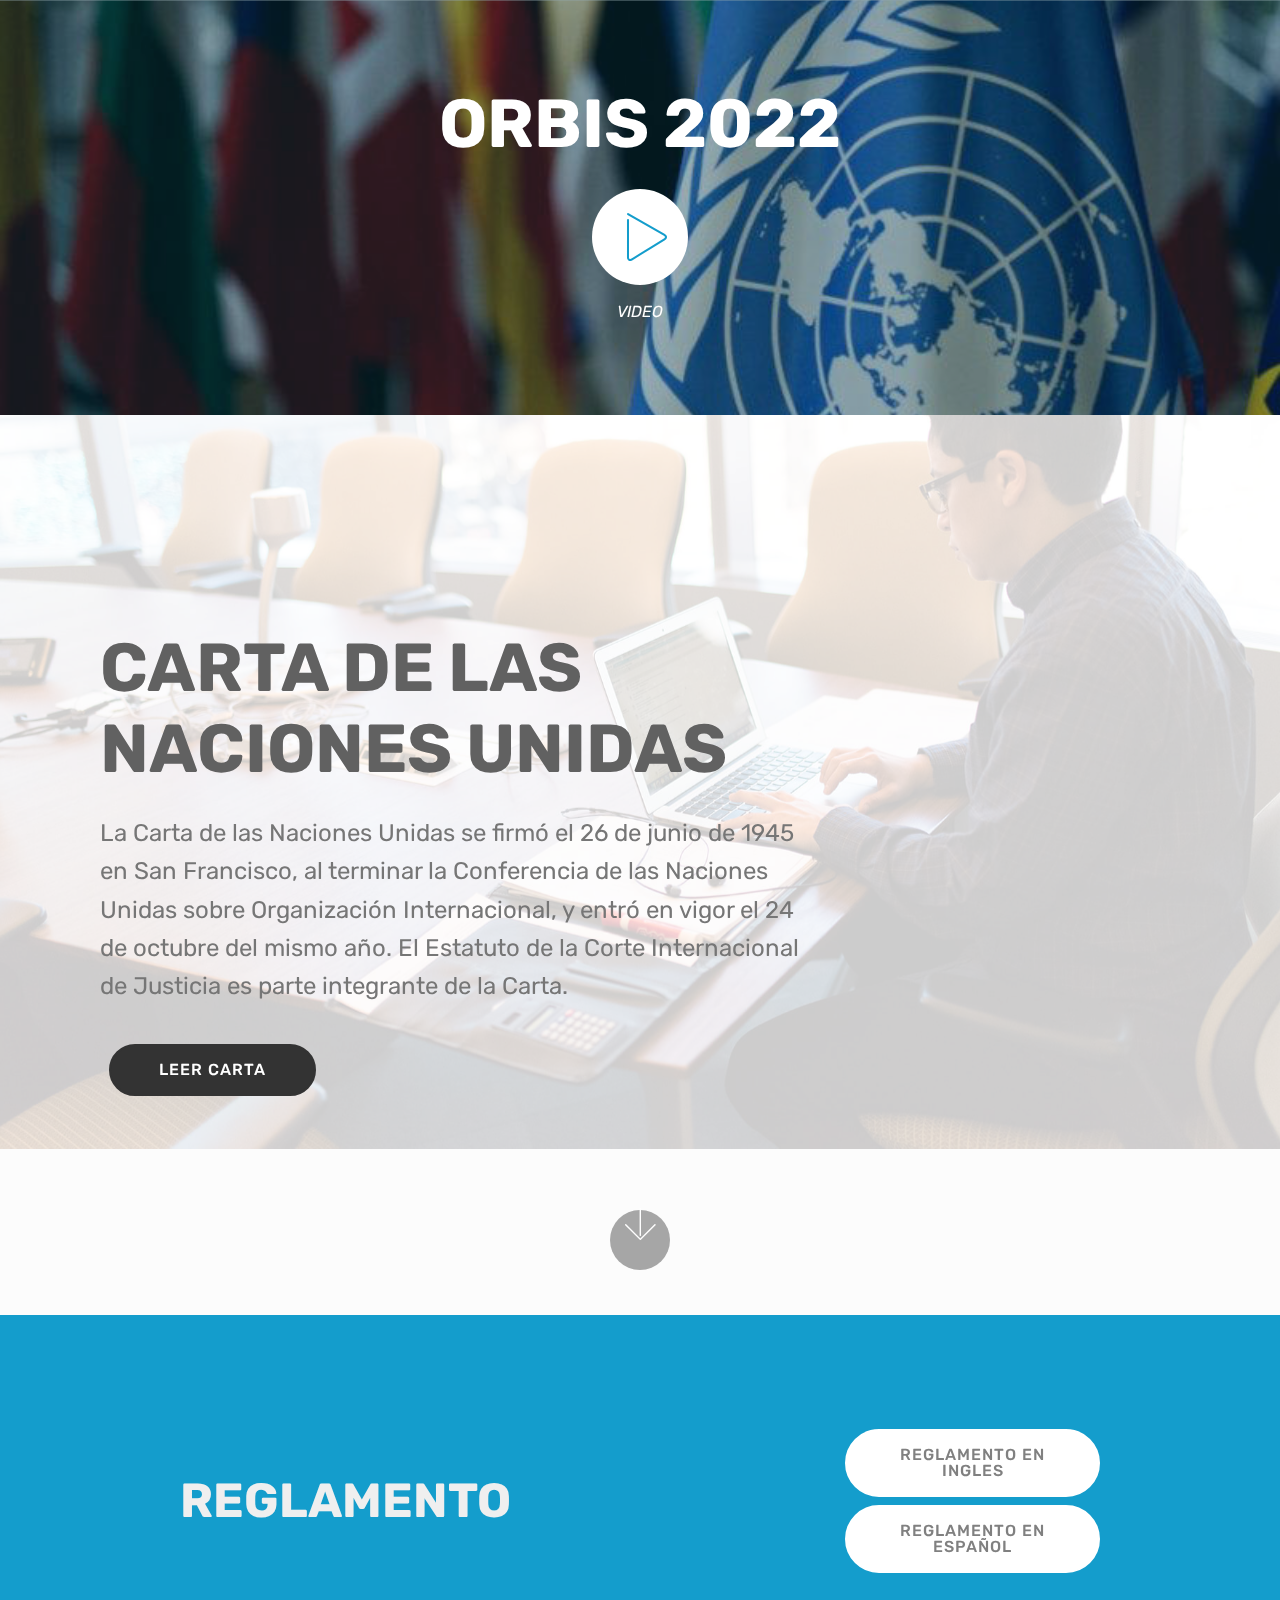
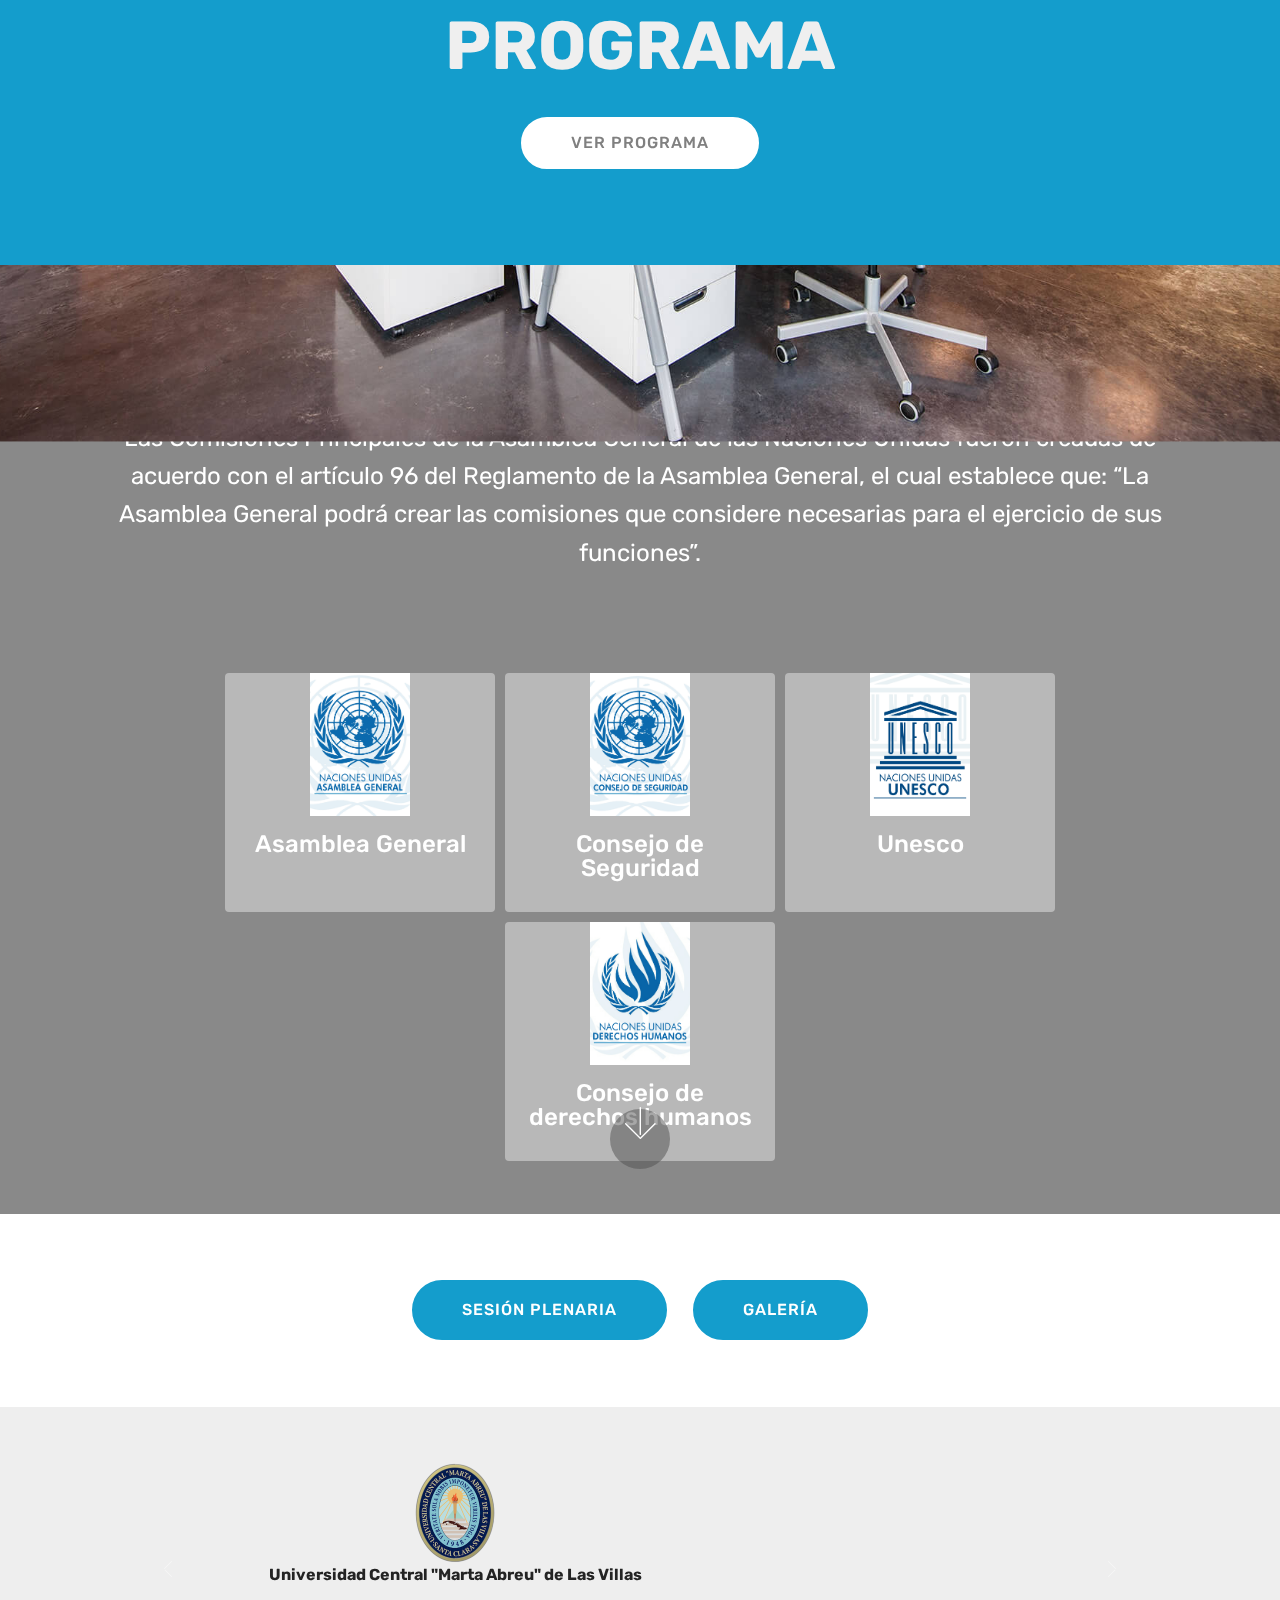
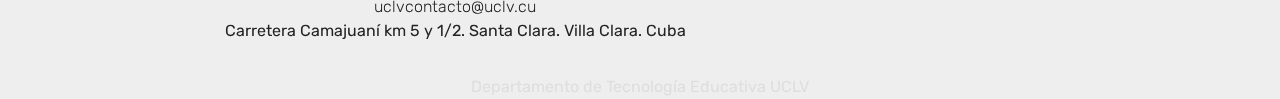
<file: app/src/main/assets/sitio/index.html>
<!DOCTYPE html>
<html  >
<head>
  <!-- Site made with Mobirise Website Builder v4.12.4, https://mobirise.com -->
  <meta charset="UTF-8">
  <meta http-equiv="X-UA-Compatible" content="IE=edge">
  <meta name="generator" content="Mobirise v4.12.4, mobirise.com">
  <meta name="viewport" content="width=device-width, initial-scale=1, minimum-scale=1">
  <link rel="shortcut icon" href="assets/images/logo4.png" type="image/x-icon">
  <meta name="description" content="">
  
  
  <title>Home</title>
  <link rel="stylesheet" href="assets/web/assets/mobirise-icons2/mobirise2.css">
  <link rel="stylesheet" href="assets/web/assets/mobirise-icons-bold/mobirise-icons-bold.css">
  <link rel="stylesheet" href="assets/web/assets/mobirise-icons/mobirise-icons.css">
  <link rel="stylesheet" href="assets/bootstrap/css/bootstrap.min.css">
  <link rel="stylesheet" href="assets/bootstrap/css/bootstrap-grid.min.css">
  <link rel="stylesheet" href="assets/bootstrap/css/bootstrap-reboot.min.css">
  <link rel="stylesheet" href="assets/tether/tether.min.css">
  <link rel="stylesheet" href="assets/theme/css/style.css">
  <link rel="preload" as="style" href="assets/mobirise/css/mbr-additional.css"><link rel="stylesheet" href="assets/mobirise/css/mbr-additional.css" type="text/css">

    <style>
    .cid-tgEQYkrhLS .card {
    background-color: rgba(255,255,255,0.4);
    margin: 5px;
    }
    </style>
  
</head>
<body>
  <section class="header8 cid-tgEOmM5mXS mbr-parallax-background" id="header8-8">

    

    <div class="mbr-overlay" style="opacity: 0.4; background-color: rgb(7, 59, 76);">
    </div>

    <div class="container align-center">
        <div class="row justify-content-md-center">
            <div class="mbr-white col-md-10">
                <h1 class="mbr-section-title align-center py-2 mbr-bold mbr-fonts-style display-1">ORBIS 2022</h1>

                <div class="mbr-media align-center py-2 pagevideo1">
                         <span class="mbr-iconfont mbri-play" style="color: rgb(20, 157, 204); fill: rgb(20, 157, 204);"></span>
                </div>
                <div class="icon-description align-center font-italic pb-3 mbr-fonts-style display-7 pagevideo1">
                        VIDEO</div>
                
            </div>
        </div>
    </div>
    <div>
        <div class="modalWindow" style="display: none;">
            <div class="modalWindow-container">
                <div class="modalWindow-video-container">
                    <div class="modalWindow-video">
                        <iframe width="100%" height="100%" frameborder="0" allowfullscreen="1" data-src="https://www.youtube.com/watch?v=36YgDDJ7XSc"></iframe>
                    </div>
                    <a class="close" role="button" data-dismiss="modal">
                        <span aria-hidden="true" class="mbri-close mbr-iconfont closeModal"></span>
                        <span class="sr-only">Close</span>
                    </a>
                </div>
            </div>
        </div>
    </div>
</section>

<section class="engine"><a href="#/">create your own web page for free</a></section><section class="header9 cid-tgEOlsGcek mbr-fullscreen mbr-parallax-background" id="header9-6">

    

    <div class="mbr-overlay" style="opacity: 0.8; background-color: rgb(255, 255, 255);">
    </div>

    <div class="container">
        <div class="media-container-column mbr-white col-lg-8 col-md-10">
            <h1 class="mbr-section-title align-left mbr-bold pb-3 mbr-fonts-style display-1">
                CARTA DE LAS NACIONES UNIDAS</h1>
            <p class="mbr-text align-left pb-3 mbr-fonts-style display-5">
                La Carta de las Naciones Unidas se firmó el 26 de junio de 1945 en San Francisco, al terminar la Conferencia de las Naciones Unidas sobre Organización Internacional, y entró en vigor el 24 de octubre del mismo año. El Estatuto de la Corte Internacional de Justicia es parte integrante de la Carta.
            </p>
            <div class="mbr-section-btn align-left"><a class="btn btn-md btn-black display-4 pagepdf1" href="#/">LEER CARTA</a></div>
        </div>
    </div>

    <div class="mbr-arrow hidden-sm-down" aria-hidden="true">
        <a href="#next">
            <i class="mbri-down mbr-iconfont"></i>
        </a>
    </div>
</section>

<section class="mbr-section info1 cid-tgERToFvm9" id="info1-e">

    

    
    <div class="container">
        <div class="row justify-content-center content-row">
            <div class="media-container-column title col-12 col-lg-7 col-md-6">
                
                <h2 class="align-left mbr-bold mbr-fonts-style display-2">
                    REGLAMENTO</h2>
            </div>
            <div class="media-container-column col-12 col-lg-3 col-md-4">
                <div class="mbr-section-btn align-right py-4"><a class="btn btn-white display-4 pagepdf3" href="#">REGLAMENTO EN INGLES</a> <a class="btn btn-white display-4 pagepdf2" href="#/">REGLAMENTO EN ESPAÑOL</a></div>
            </div>
        </div>
    </div>
</section>

<section class="header1 cid-tgMtRFlwFZ" id="header16-w">

    

    

    <div class="container">
        <div class="row justify-content-md-center">
            <div class="col-md-10 align-center">
                <h1 class="mbr-section-title mbr-bold pb-3 mbr-fonts-style display-1">
                    PROGRAMA</h1>
                
                
                <div class="mbr-section-btn"><a class="btn btn-md btn-white display-4 pagepdf4" href="#">VER PROGRAMA</a></div>
            </div>
        </div>
    </div>

</section>

<section class="header12 cid-tgEQYkrhLS mbr-fullscreen mbr-parallax-background" id="header12-b">

    

    <div class="mbr-overlay" style="opacity: 0.5; background-color: rgb(35, 35, 35);">
    </div>

    <div class="container  ">
            <div class="media-container">
                <div class="col-md-12 align-center">
                    <h1 class="mbr-section-title pb-3 mbr-white mbr-bold mbr-fonts-style display-1">
                        COMISIONES</h1>
                    <p class="mbr-text pb-3 mbr-white mbr-fonts-style display-5">
                        Las Comisiones Principales de la Asamblea General de las Naciones Unidas fueron creadas de acuerdo con el artículo 96 del Reglamento de la Asamblea General, el cual establece que: “La Asamblea General podrá crear las comisiones que considere necesarias para el ejercicio de sus funciones”.​
                    </p>

                    <div class="icons-media-container mbr-white">
                        <div class="card col-12 col-md-6 col-lg-3">
                            <div class="icon-block page1">
                            <a class="page1" href="#/">
                                <img src="asamblea-general.jpg" alt="Asamblea Generalo" width="100" >

                            </a>
                            </div>
                            <h5 class="mbr-fonts-style display-5 page1">Asamblea General</h5>
                        </div>

                        <div class="card col-12 col-md-6 col-lg-3">
                            <div class="icon-block page2">
                                <a class="page2" href="#/">
                                    <img src="consejo-seguridad.jpg" alt="Consejo de Seguridad" width="100" >
                                </a>
                            </div>
                            <h5 class="mbr-fonts-style display-5 page2">Consejo de Seguridad</h5>
                        </div>

                        <div class="card col-12 col-md-6 col-lg-3">
                            <div class="icon-block page3">
                                <a class="page3" href="#/">
                                    <img src="unesco.jpg" alt="Unesco" width="100" >
                                </a>
                            </div>
                            <h5 class="mbr-fonts-style display-5 page3">Unesco
                            </h5>
                        </div>

                        <div class="card col-12 col-md-6 col-lg-3">
                            <div class="icon-block page4">
                                <a class="page4" href="#/">
                                    <img src="derechos-humanos.jpg" alt="Consejo de derechos humanos" width="100" >
                                </a>
                            </div>
                            <h5 class="mbr-fonts-style display-5 page4">Consejo de derechos humanos</h5>
                        </div>
                    </div>
                </div>
            </div>
    </div>

    <div class="mbr-arrow hidden-sm-down" aria-hidden="true">
        <a href="#next">
            <i class="mbri-down mbr-iconfont"></i>
        </a>
    </div>
</section>



<section class="mbr-section content8 cid-tgERm5UF7G" id="content8-c">

    

    <div class="container">
        <div class="media-container-row title">
            <div class="col-12 col-md-8">
                <div class="mbr-section-btn align-center"><a class="btn btn-primary display-7 pagepdf9" href="#/">SESIÓN PLENARIA</a>
                    <a class="btn btn-primary display-7 page10" href="#/">GALERÍA</a></div>
            </div>
        </div>
    </div>
</section>

  <section class="carousel slide testimonials-slider cid-tgRzmqdXFN" data-interval="false" id="testimonials-slider1-z">





      <div class="container text-center">
          <h2 class="pb-5 mbr-fonts-style display-2">
          </h2>

          <div class="carousel slide" role="listbox" data-pause="true" data-keyboard="false" data-ride="carousel" data-interval="5000">
              <div class="carousel-inner">


                  <div class="carousel-item">
                      <div class="user col-md-8">
                          <div class="user_image">
                              <img src="logo-uclv.png" alt="Logo UCLV" height="100" >
                          </div>

                          <div class="user_name mbr-bold pb-2 mbr-fonts-style display-7">
                              Universidad Central "Marta Abreu" de Las Villas
                          </div>
                          <div class="user_desk mbr-light mbr-fonts-style display-7">
                              uclvcontacto@uclv.cu
                          </div>
                          <div class="user_text pb-3">
                              <p class="mbr-fonts-style display-7">
                                  Carretera Camajuaní km 5 y 1/2. Santa Clara. Villa Clara. Cuba
                              </p>
                          </div>
                      </div>
                  </div><div class="carousel-item">
                  <div class="user col-md-8">
                      <div class="user_image">
                          <img src="logo-sicte.png" alt="Logo SICTE" height="100" >
                      </div>

                      <div class="user_name mbr-bold pb-2 mbr-fonts-style display-7">
                          Patrocinado por Sociedad de Interfaz de Ciencia y Tecnología de la UCLV S.A.
                      </div>
                      <div class="user_desk mbr-light mbr-fonts-style display-7">
                          sicte@uclv.cu
                      </div>
                      <div class="user_text pb-3">
                          <p class="mbr-fonts-style display-7">
                              Carretera Camajuaní km 5 y 1/2. Las Antillas Santa Clara. Villa Clara. Cuba
                          </p>
                      </div>
                  </div>
              </div></div>

              <div class="carousel-controls">
                  <a class="carousel-control-prev" role="button" data-slide="prev">
                      <span aria-hidden="true" class="mbri-arrow-prev mbr-iconfont"></span>
                      <span class="sr-only">Previous</span>
                  </a>

                  <a class="carousel-control-next" role="button" data-slide="next">
                      <span aria-hidden="true" class="mbri-arrow-next mbr-iconfont"></span>
                      <span class="sr-only">Next</span>
                  </a>
              </div>
          </div>
      </div>
  </section>

  <section class="carousel slide testimonials-slider" data-interval="false">
      <div class="container text-center">
          <p style="color:#dedede;margin-bottom:0">
              Departamento de Tecnología Educativa UCLV
          </p>


      </div>
  </section>

  <script src="assets/web/assets/jquery/jquery.min.js"></script>
  <script src="assets/popper/popper.min.js"></script>
  <script src="assets/bootstrap/js/bootstrap.min.js"></script>
  <script src="assets/smoothscroll/smooth-scroll.js"></script>
  <script src="assets/parallax/jarallax.min.js"></script>
  <script src="assets/vimeoplayer/jquery.mb.vimeo_player.js"></script>
  <script src="assets/tether/tether.min.js"></script>
  <script src="assets/playervimeo/vimeo_player.js"></script>
  <script src="assets/theme/js/script.js"></script>

<script>
    $(function(){

        $('.page1').click(function(e){
            Android.showPage("page1");
        });

        $('.page2').click(function(e){
            Android.showPage("page2");
        });

        $('.page3').click(function(e){
            Android.showPage("page3");
        });

        $('.page4').click(function(e){
            Android.showPage("page4");
        });

        $('.page10').click(function(e){
            Android.showPage("page10");
        });

         $('.pagepdf1').click(function(e){
            Android.showPdf("pdf1");
        });

         $('.pagepdf2').click(function(e){
            Android.showPdf("pdf2");
        });

         $('.pagepdf3').click(function(e){
            Android.showPdf("pdf3");
        });

        $('.pagepdf4').click(function(e){
            Android.showPdf("pdf4");
        });

         $('.pagepdf5').click(function(e){
            Android.showPdf("pdf5");
        });

         $('.pagepdf6').click(function(e){
            Android.showPdf("pdf6");
        });

        $('.pagepdf7').click(function(e){
            Android.showPdf("pdf7");
        });

         $('.pagepdf8').click(function(e){
            Android.showPdf("pdf8");
        });

         $('.pagepdf9').click(function(e){
            Android.showPdf("pdf9");
        });

         $('.pagevideo1').click(function(e){
            Android.showVideo("pagevideo1");
        });

    });

</script>
  
</body>
</html>
</file>
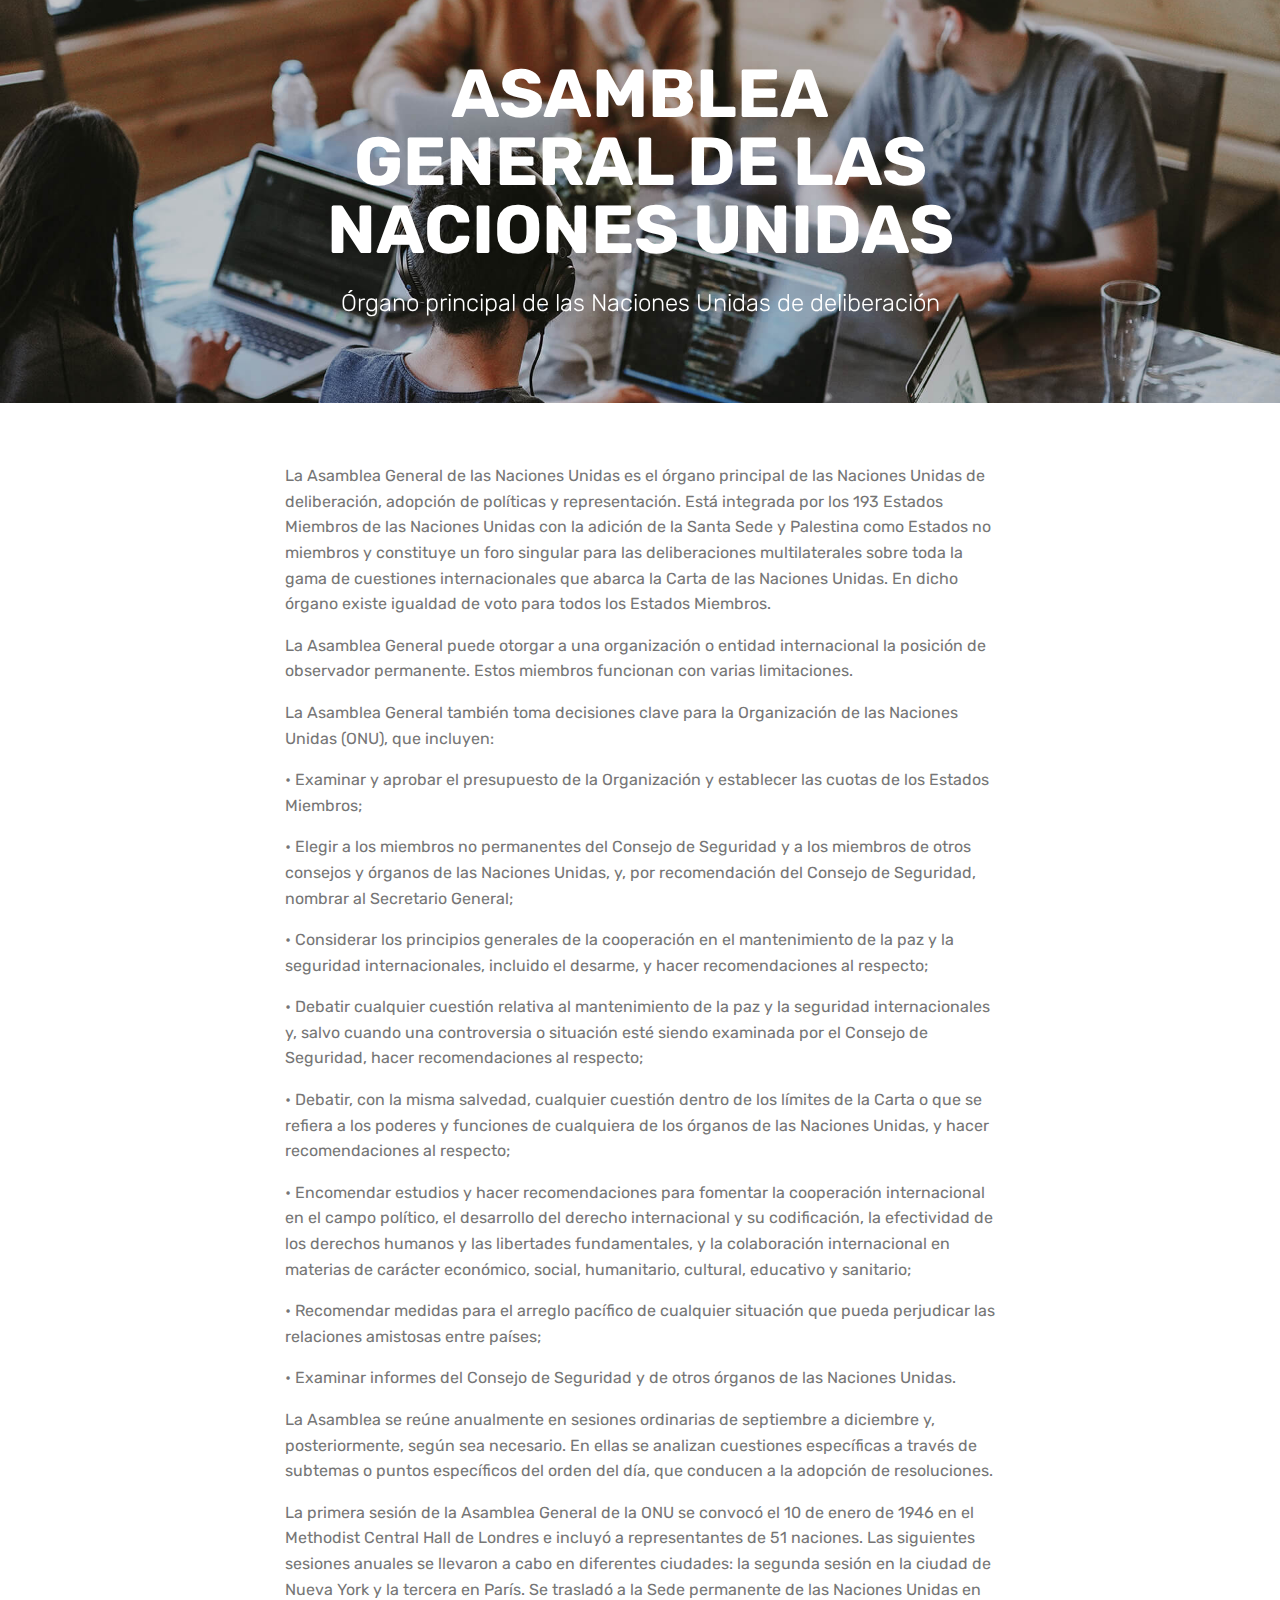
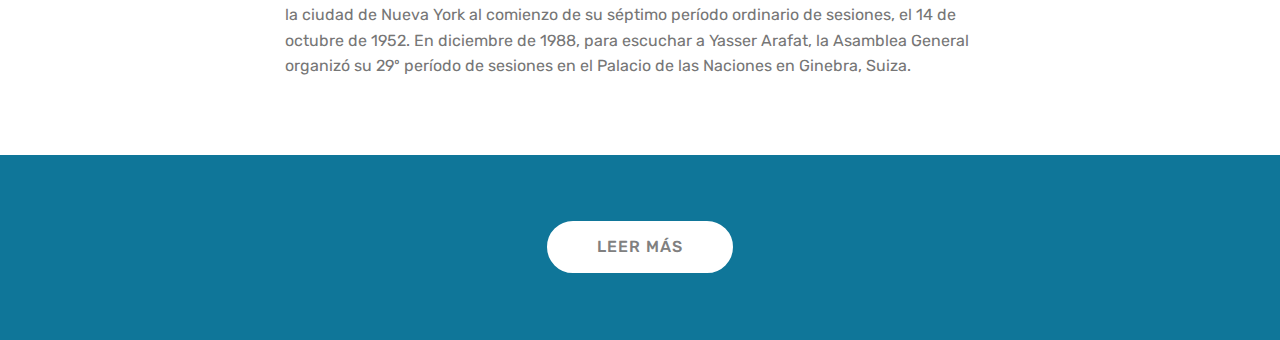
<file: app/src/main/assets/sitio/page1.html>
<!DOCTYPE html>
<html  >
<head>
  <!-- Site made with Mobirise Website Builder v4.12.4, https://mobirise.com -->
  <meta charset="UTF-8">
  <meta http-equiv="X-UA-Compatible" content="IE=edge">
  <meta name="generator" content="Mobirise v4.12.4, mobirise.com">
  <meta name="viewport" content="width=device-width, initial-scale=1, minimum-scale=1">
  <link rel="shortcut icon" href="assets/images/logo4.png" type="image/x-icon">
  <meta name="description" content="Site Builder Description">
  
  
  <title>Page 1</title>
  <link rel="stylesheet" href="assets/bootstrap/css/bootstrap.min.css">
  <link rel="stylesheet" href="assets/bootstrap/css/bootstrap-grid.min.css">
  <link rel="stylesheet" href="assets/bootstrap/css/bootstrap-reboot.min.css">
  <link rel="stylesheet" href="assets/tether/tether.min.css">
  <link rel="stylesheet" href="assets/theme/css/style.css">
  <link rel="preload" as="style" href="assets/mobirise/css/mbr-additional.css"><link rel="stylesheet" href="assets/mobirise/css/mbr-additional.css" type="text/css">
  
  
  
</head>
<body>
  <section class="mbr-section content5 cid-tgEXdM6b9u mbr-parallax-background" id="content5-i">

    

    

    <div class="container">
        <div class="media-container-row">
            <div class="title col-12 col-md-8">
                <h2 class="align-center mbr-bold mbr-white pb-3 mbr-fonts-style display-1">
                    ASAMBLEA GENERAL DE LAS NACIONES UNIDAS
                </h2>
                <h3 class="mbr-section-subtitle align-center mbr-light mbr-white pb-3 mbr-fonts-style display-5">
                    Órgano principal de las Naciones Unidas de deliberación
                </h3>
                
                
            </div>
        </div>
    </div>
</section>

<section class="engine"><a href="#/">web creation software</a></section><section class="mbr-section article content1 cid-tgEXf1O7c9" id="content1-j">
    
     

    <div class="container">
        <div class="media-container-row">
            <div class="mbr-text col-12 mbr-fonts-style display-7 col-md-8"><p>
                La Asamblea General de las Naciones Unidas es el órgano principal de las Naciones Unidas de deliberación, adopción de políticas y representación. Está integrada por los 193 Estados Miembros de las Naciones Unidas con la adición de la Santa Sede y Palestina como Estados no miembros y constituye un foro singular para las deliberaciones multilaterales sobre toda la gama de cuestiones internacionales que abarca la Carta de las Naciones Unidas. En dicho órgano existe igualdad de voto para todos los Estados Miembros.
            </p><p>La Asamblea General puede otorgar a una organización o entidad internacional la posición de observador permanente. Estos miembros funcionan con varias limitaciones.
            </p><p>La Asamblea General también toma decisiones clave para la Organización de las Naciones Unidas (ONU), que incluyen:
            </p><p>•	Examinar y aprobar el presupuesto de la Organización y establecer las cuotas de los Estados Miembros;
            </p><p>•	Elegir a los miembros no permanentes del Consejo de Seguridad y a los miembros de otros consejos y órganos de las Naciones Unidas, y, por recomendación del Consejo de Seguridad, nombrar al Secretario General;
            </p><p>•	Considerar los principios generales de la cooperación en el mantenimiento de la paz y la seguridad internacionales, incluido el desarme, y hacer recomendaciones al respecto;
            </p><p>•	Debatir cualquier cuestión relativa al mantenimiento de la paz y la seguridad internacionales y, salvo cuando una controversia o situación esté siendo examinada por el Consejo de Seguridad, hacer recomendaciones al respecto;
            </p><p>•	Debatir, con la misma salvedad, cualquier cuestión dentro de los límites de la Carta o que se refiera a los poderes y funciones de cualquiera de los órganos de las Naciones Unidas, y hacer recomendaciones al respecto;
            </p><p>•	Encomendar estudios y hacer recomendaciones para fomentar la cooperación internacional en el campo político, el desarrollo del derecho internacional y su codificación, la efectividad de los derechos humanos y las libertades fundamentales, y la colaboración internacional en materias de carácter económico, social, humanitario, cultural, educativo y sanitario;
            </p><p>•	Recomendar medidas para el arreglo pacífico de cualquier situación que pueda perjudicar las relaciones amistosas entre países;
            </p><p>•	Examinar informes del Consejo de Seguridad y de otros órganos de las Naciones Unidas.
            </p><p>La Asamblea se reúne anualmente en sesiones ordinarias de septiembre a diciembre y, posteriormente, según sea necesario. En ellas se analizan cuestiones específicas a través de subtemas o puntos específicos del orden del día, que conducen a la adopción de resoluciones.
            </p><p>La primera sesión de la Asamblea General de la ONU se convocó el 10 de enero de 1946 en el Methodist Central Hall de Londres e incluyó a representantes de 51 naciones. Las siguientes sesiones anuales se llevaron a cabo en diferentes ciudades: la segunda sesión en la ciudad de Nueva York y la tercera en París. Se trasladó a la Sede permanente de las Naciones Unidas en la ciudad de Nueva York al comienzo de su séptimo período ordinario de sesiones, el 14 de octubre de 1952. En diciembre de 1988, para escuchar a Yasser Arafat, la Asamblea General organizó su 29º período de sesiones en el Palacio de las Naciones en Ginebra, Suiza.



            </p></div>
        </div>
    </div>
</section>

<section class="mbr-section content8 cid-tgEXjNK67Q" id="content8-k">

    

    <div class="container">
        <div class="media-container-row title">
            <div class="col-12 col-md-8">
                <div class="mbr-section-btn align-center"><a class="btn btn-white display-4 pagepdf5" href="#/">LEER MÁS</a></div>
            </div>
        </div>
    </div>
</section>


  <script src="assets/web/assets/jquery/jquery.min.js"></script>
  <script src="assets/popper/popper.min.js"></script>
  <script src="assets/bootstrap/js/bootstrap.min.js"></script>
  <script src="assets/tether/tether.min.js"></script>
  <script src="assets/smoothscroll/smooth-scroll.js"></script>
  <script src="assets/parallax/jarallax.min.js"></script>
  <script src="assets/theme/js/script.js"></script>
  <script>
    $(function(){

         $('.pagepdf5').click(function(e){
            Android.showPdf("pdf5");
        });
    });

</script>
  
</body>
</html>
</file>
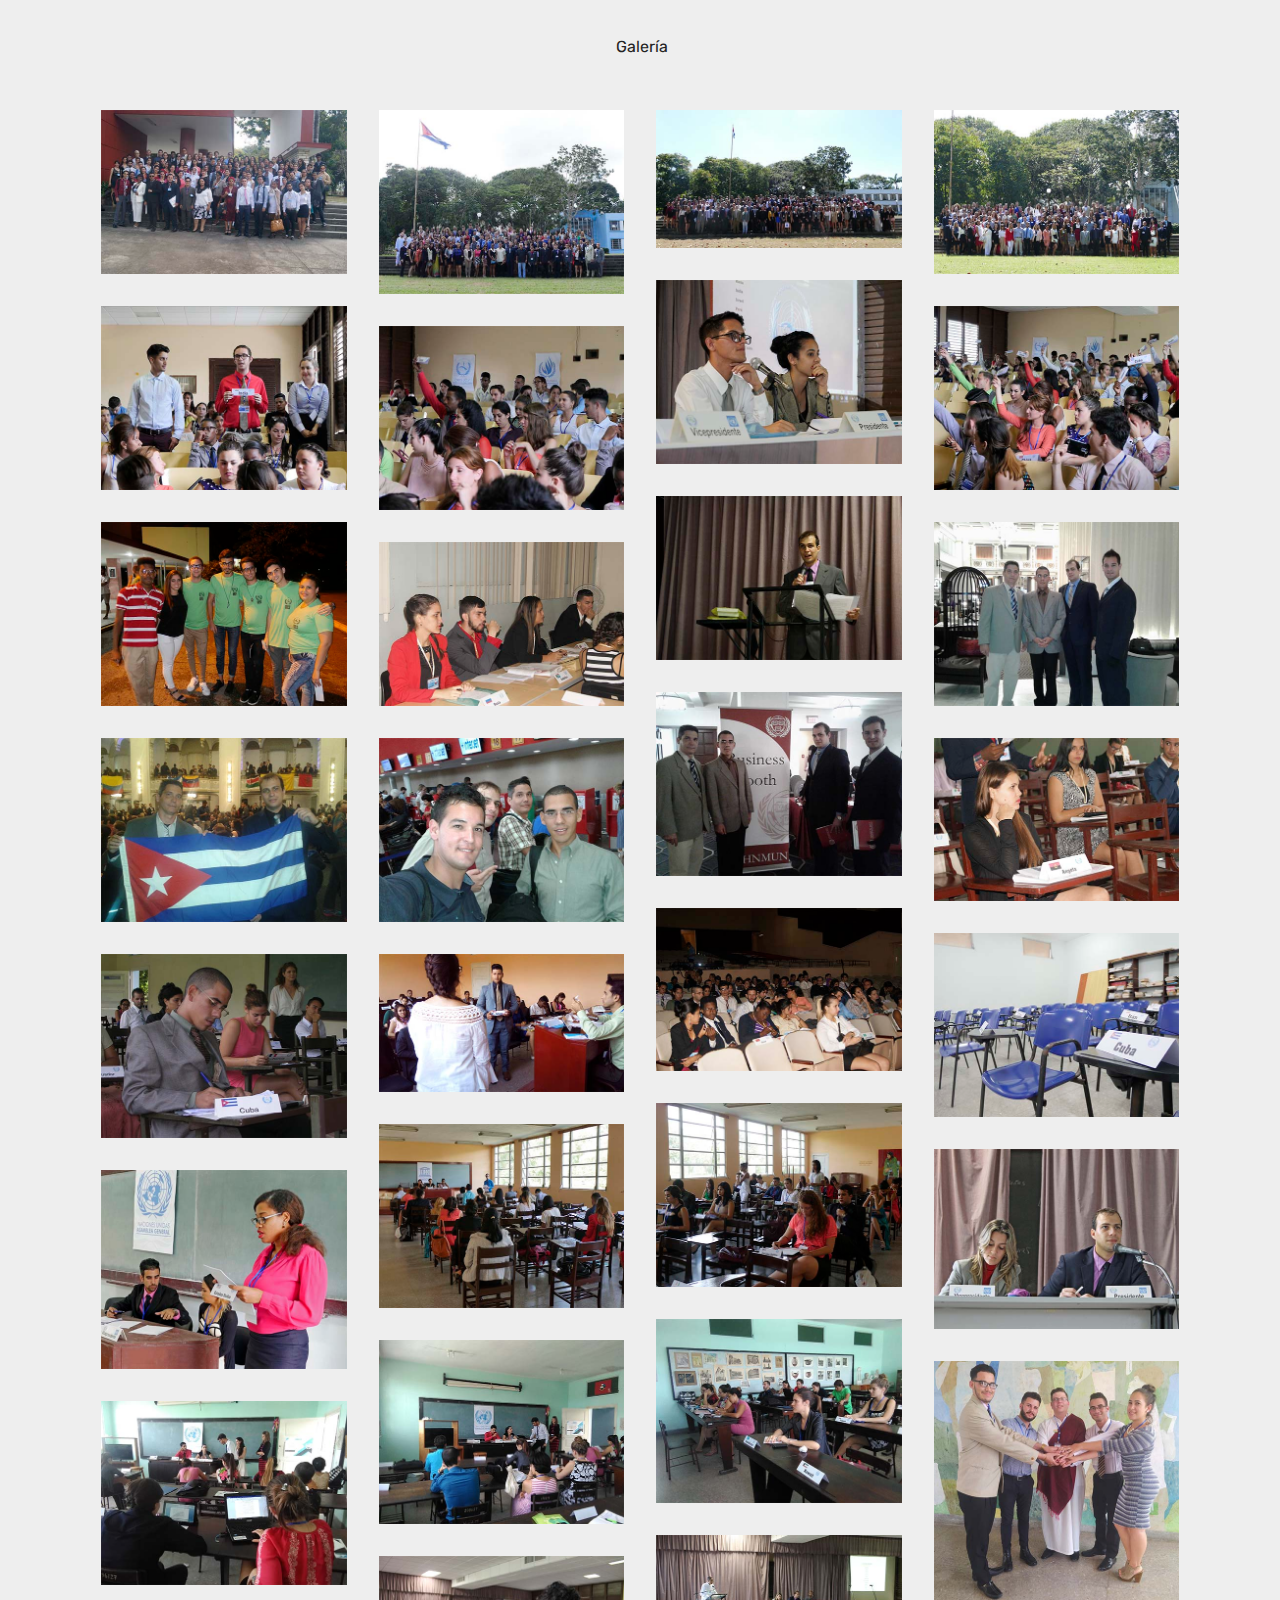
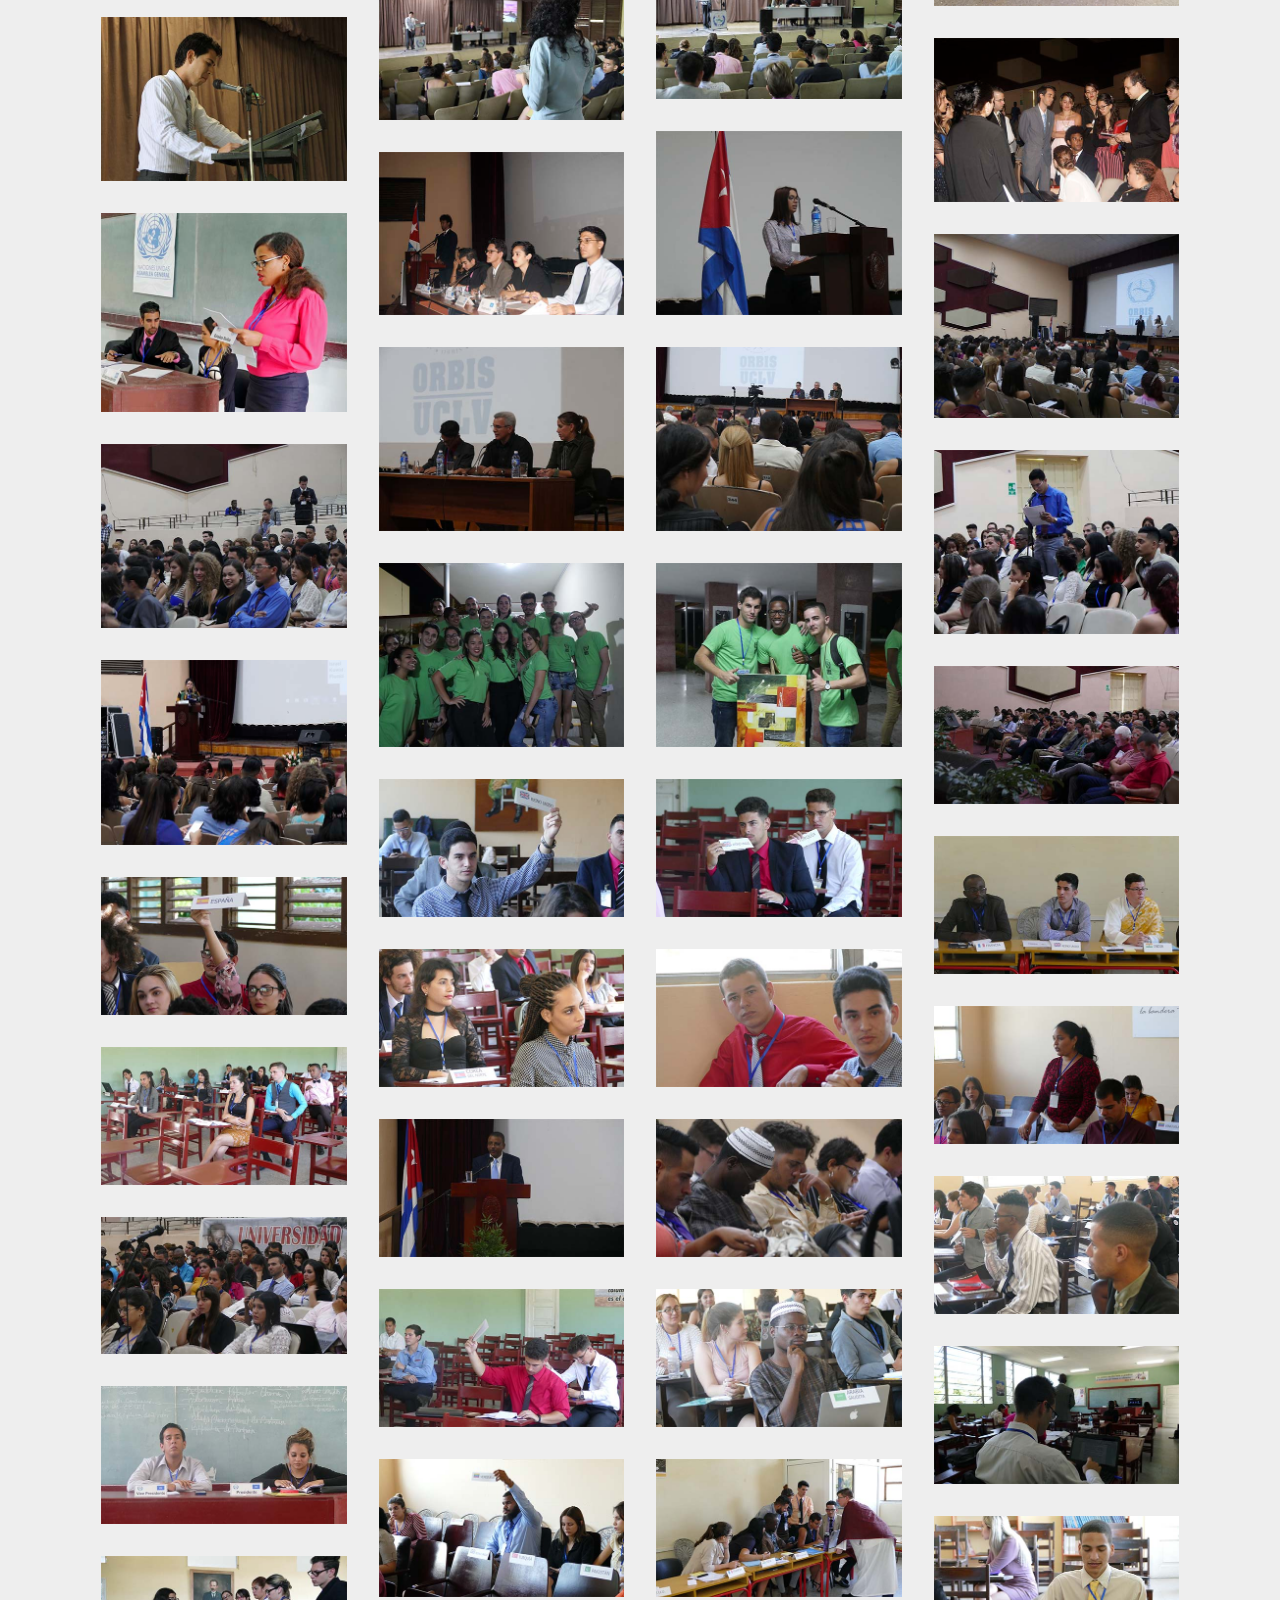
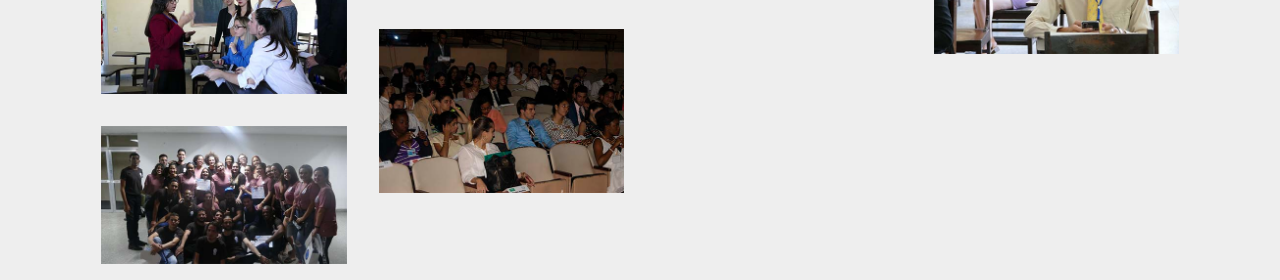
<file: app/src/main/assets/sitio/page10.html>
<!DOCTYPE html>
<html  >
<head>
  <!-- Site made with Mobirise Website Builder v4.12.4, https://mobirise.com -->
  <meta charset="UTF-8">
  <meta http-equiv="X-UA-Compatible" content="IE=edge">
  <meta name="generator" content="Mobirise v4.12.4, mobirise.com">
  <meta name="viewport" content="width=device-width, initial-scale=1, minimum-scale=1">
  <link rel="shortcut icon" href="assets/images/logo4.png" type="image/x-icon">
  <meta name="description" content="Site Builder Description">
  
  
  <title>Page 10</title>
  <link rel="stylesheet" href="assets/web/assets/mobirise-icons/mobirise-icons.css">
  <link rel="stylesheet" href="assets/bootstrap/css/bootstrap.min.css">
  <link rel="stylesheet" href="assets/bootstrap/css/bootstrap-grid.min.css">
  <link rel="stylesheet" href="assets/bootstrap/css/bootstrap-reboot.min.css">
  <link rel="stylesheet" href="assets/tether/tether.min.css">
  <link rel="stylesheet" href="assets/theme/css/style.css">
  <link rel="stylesheet" href="assets/gallery/style.css">
  <link rel="preload" as="style" href="assets/mobirise/css/mbr-additional.css"><link rel="stylesheet" href="assets/mobirise/css/mbr-additional.css" type="text/css">
  
  
  
</head>
<body>
  <section class="mbr-gallery mbr-slider-carousel cid-tgRGs0G34W" id="gallery2-10">

    

    <div class="container">
        <div><!-- Filter --><div class="mbr-gallery-filter container gallery-filter-active">
          <ul buttons="0">
            <li class="mbr-gallery-filter-all active">
              <!--a class="btn btn-md btn-primary-outline display-7" href="">Galería</a-->
            </li>
          </ul>
        </div><!-- Gallery -->
          <div class="mbr-gallery-row">
            <div class="mbr-gallery-layout-default">
              <div>
                <div class="panorama-container">
                <div class="mbr-gallery-item mbr-gallery-item--p2" data-video-url="false" data-tags="Galería">
                  <div href="#lb-gallery2-10" data-slide-to="0" data-toggle="modal">
                  <img src="assets/images/1.jpg" alt="" title="">
                    <span class="icon-focus"></span>
                  </div>
                </div><div class="mbr-gallery-item mbr-gallery-item--p2" data-video-url="false" data-tags="Galería">
                  <div href="#lb-gallery2-10" data-slide-to="1" data-toggle="modal">
                    <img src="assets/images/2.jpg" alt="" title="">
                    <span class="icon-focus"></span>
                  </div>
                </div>
                  <div class="mbr-gallery-item mbr-gallery-item--p2" data-video-url="false" data-tags="Galería">
                  <div href="#lb-gallery2-10" data-slide-to="2" data-toggle="modal">
                  <img src="assets/images/3.jpg" alt="" title=""><span class="icon-focus"></span>
                  </div>
                </div>
                  <div class="mbr-gallery-item mbr-gallery-item--p2" data-video-url="false" data-tags="Galería">
                  <div href="#lb-gallery2-10" data-slide-to="3" data-toggle="modal">
                    <img src="assets/images/4.jpg" alt="" title="">
                    <span class="icon-focus"></span>
                  </div>
                  </div>
                  <div class="mbr-gallery-item mbr-gallery-item--p2" data-video-url="false" data-tags="Galería">
                    <div href="#lb-gallery2-10" data-slide-to="4" data-toggle="modal">
                      <img src="assets/images/5.jpg" alt="" title="">
                      <span class="icon-focus"></span>
                    </div>
                  </div>
                  <div class="mbr-gallery-item mbr-gallery-item--p2" data-video-url="false" data-tags="Galería">
                  <div href="#lb-gallery2-10" data-slide-to="5" data-toggle="modal">
                    <img src="assets/images/6.jpg" alt="" title="">
                    <span class="icon-focus"></span>
                  </div>
                </div>
                  <div class="mbr-gallery-item mbr-gallery-item--p2" data-video-url="false" data-tags="Galería">
                    <div href="#lb-gallery2-10" data-slide-to="6" data-toggle="modal">
                      <img src="assets/images/7.jpg" alt="" title="">
                      <span class="icon-focus"></span>
                    </div>
                  </div>
                  <div class="mbr-gallery-item mbr-gallery-item--p2" data-video-url="false" data-tags="Galería">
                    <div href="#lb-gallery2-10" data-slide-to="7" data-toggle="modal">
                      <img src="assets/images/8.jpg" alt="" title="">
                  <span class="icon-focus"></span>
                    </div>
                  </div>
                  <div class="mbr-gallery-item mbr-gallery-item--p2" data-video-url="false" data-tags="Galería">
                    <div href="#lb-gallery2-10" data-slide-to="8" data-toggle="modal">
                      <img src="assets/images/9.jpg" alt="" title="">
                      <span class="icon-focus"></span>
                    </div>
                  </div>
                  <div class="mbr-gallery-item mbr-gallery-item--p2" data-video-url="false" data-tags="Galería">
                    <div href="#lb-gallery2-10" data-slide-to="9" data-toggle="modal">
                      <img src="assets/images/10.jpg" alt="" title="">
                      <span class="icon-focus"></span>
                    </div>
                  </div>
                  <!-- 10-20 -->
                  <div class="mbr-gallery-item mbr-gallery-item--p2" data-video-url="false" data-tags="Galería">
                    <div href="#lb-gallery2-10" data-slide-to="10" data-toggle="modal">
                      <img src="assets/images/11.jpg" alt="" title="">
                      <span class="icon-focus"></span>
                    </div>
                  </div><div class="mbr-gallery-item mbr-gallery-item--p2" data-video-url="false" data-tags="Galería">
                  <div href="#lb-gallery2-10" data-slide-to="11" data-toggle="modal">
                    <img src="assets/images/12.jpg" alt="" title="">
                    <span class="icon-focus"></span>
                  </div>
                </div>
                  <div class="mbr-gallery-item mbr-gallery-item--p2" data-video-url="false" data-tags="Galería">
                    <div href="#lb-gallery2-10" data-slide-to="12" data-toggle="modal">
                      <img src="assets/images/13.jpg" alt="" title=""><span class="icon-focus"></span>
                    </div>
                  </div>
                  <div class="mbr-gallery-item mbr-gallery-item--p2" data-video-url="false" data-tags="Galería">
                    <div href="#lb-gallery2-10" data-slide-to="13" data-toggle="modal">
                      <img src="assets/images/14.jpg" alt="" title="">
                      <span class="icon-focus"></span>
                    </div>
                  </div>
                  <div class="mbr-gallery-item mbr-gallery-item--p2" data-video-url="false" data-tags="Galería">
                    <div href="#lb-gallery2-10" data-slide-to="14" data-toggle="modal">
                      <img src="assets/images/15.jpg" alt="" title="">
                      <span class="icon-focus"></span>
                    </div>
                  </div>
                  <div class="mbr-gallery-item mbr-gallery-item--p2" data-video-url="false" data-tags="Galería">
                    <div href="#lb-gallery2-10" data-slide-to="15" data-toggle="modal">
                      <img src="assets/images/16.jpg" alt="" title="">
                      <span class="icon-focus"></span>
                    </div>
                  </div>
                  <div class="mbr-gallery-item mbr-gallery-item--p2" data-video-url="false" data-tags="Galería">
                    <div href="#lb-gallery2-10" data-slide-to="16" data-toggle="modal">
                      <img src="assets/images/17.jpg" alt="" title="">
                      <span class="icon-focus"></span>
                    </div>
                  </div>
                  <div class="mbr-gallery-item mbr-gallery-item--p2" data-video-url="false" data-tags="Galería">
                    <div href="#lb-gallery2-10" data-slide-to="17" data-toggle="modal">
                      <img src="assets/images/18.jpg" alt="" title="">
                      <span class="icon-focus"></span>
                    </div>
                  </div>
                  <div class="mbr-gallery-item mbr-gallery-item--p2" data-video-url="false" data-tags="Galería">
                    <div href="#lb-gallery2-10" data-slide-to="18" data-toggle="modal">
                      <img src="assets/images/19.jpg" alt="" title="">
                      <span class="icon-focus"></span>
                    </div>
                  </div>
                  <div class="mbr-gallery-item mbr-gallery-item--p2" data-video-url="false" data-tags="Galería">
                    <div href="#lb-gallery2-10" data-slide-to="19" data-toggle="modal">
                      <img src="assets/images/20.jpg" alt="" title="">
                      <span class="icon-focus"></span>
                    </div>
                  </div>

                  <!-- 20-30 -->
                  <div class="mbr-gallery-item mbr-gallery-item--p2" data-video-url="false" data-tags="Galería">
                    <div href="#lb-gallery2-10" data-slide-to="20" data-toggle="modal">
                      <img src="assets/images/21.jpg" alt="" title="">
                      <span class="icon-focus"></span>
                    </div>
                  </div><div class="mbr-gallery-item mbr-gallery-item--p2" data-video-url="false" data-tags="Galería">
                  <div href="#lb-gallery2-10" data-slide-to="21" data-toggle="modal">
                    <img src="assets/images/22.jpg" alt="" title="">
                    <span class="icon-focus"></span>
                  </div>
                </div>
                  <div class="mbr-gallery-item mbr-gallery-item--p2" data-video-url="false" data-tags="Galería">
                    <div href="#lb-gallery2-10" data-slide-to="22" data-toggle="modal">
                      <img src="assets/images/23.jpg" alt="" title=""><span class="icon-focus"></span>
                    </div>
                  </div>
                  <div class="mbr-gallery-item mbr-gallery-item--p2" data-video-url="false" data-tags="Galería">
                    <div href="#lb-gallery2-10" data-slide-to="23" data-toggle="modal">
                      <img src="assets/images/24.jpg" alt="" title="">
                      <span class="icon-focus"></span>
                    </div>
                  </div>
                  <div class="mbr-gallery-item mbr-gallery-item--p2" data-video-url="false" data-tags="Galería">
                    <div href="#lb-gallery2-10" data-slide-to="24" data-toggle="modal">
                      <img src="assets/images/25.jpg" alt="" title="">
                      <span class="icon-focus"></span>
                    </div>
                  </div>
                  <div class="mbr-gallery-item mbr-gallery-item--p2" data-video-url="false" data-tags="Galería">
                    <div href="#lb-gallery2-10" data-slide-to="25" data-toggle="modal">
                      <img src="assets/images/26.jpg" alt="" title="">
                      <span class="icon-focus"></span>
                    </div>
                  </div>
                  <div class="mbr-gallery-item mbr-gallery-item--p2" data-video-url="false" data-tags="Galería">
                    <div href="#lb-gallery2-10" data-slide-to="26" data-toggle="modal">
                      <img src="assets/images/27.jpg" alt="" title="">
                      <span class="icon-focus"></span>
                    </div>
                  </div>
                  <div class="mbr-gallery-item mbr-gallery-item--p2" data-video-url="false" data-tags="Galería">
                    <div href="#lb-gallery2-10" data-slide-to="27" data-toggle="modal">
                      <img src="assets/images/28.jpg" alt="" title="">
                      <span class="icon-focus"></span>
                    </div>
                  </div>
                  <div class="mbr-gallery-item mbr-gallery-item--p2" data-video-url="false" data-tags="Galería">
                    <div href="#lb-gallery2-10" data-slide-to="28" data-toggle="modal">
                      <img src="assets/images/29.jpg" alt="" title="">
                      <span class="icon-focus"></span>
                    </div>
                  </div>
                  <div class="mbr-gallery-item mbr-gallery-item--p2" data-video-url="false" data-tags="Galería">
                    <div href="#lb-gallery2-10" data-slide-to="29" data-toggle="modal">
                      <img src="assets/images/30.jpg" alt="" title="">
                      <span class="icon-focus"></span>
                    </div>
                  </div>
                  <!-- 30-40 -->
                  <div class="mbr-gallery-item mbr-gallery-item--p2" data-video-url="false" data-tags="Galería">
                    <div href="#lb-gallery2-10" data-slide-to="30" data-toggle="modal">
                      <img src="assets/images/31.jpg" alt="" title="">
                      <span class="icon-focus"></span>
                    </div>
                  </div><div class="mbr-gallery-item mbr-gallery-item--p2" data-video-url="false" data-tags="Galería">
                  <div href="#lb-gallery2-10" data-slide-to="31" data-toggle="modal">
                    <img src="assets/images/32.jpg" alt="" title="">
                    <span class="icon-focus"></span>
                  </div>
                </div>
                  <div class="mbr-gallery-item mbr-gallery-item--p2" data-video-url="false" data-tags="Galería">
                    <div href="#lb-gallery2-10" data-slide-to="32" data-toggle="modal">
                      <img src="assets/images/33.jpg" alt="" title=""><span class="icon-focus"></span>
                    </div>
                  </div>
                  <div class="mbr-gallery-item mbr-gallery-item--p2" data-video-url="false" data-tags="Galería">
                    <div href="#lb-gallery2-10" data-slide-to="33" data-toggle="modal">
                      <img src="assets/images/34.jpg" alt="" title="">
                      <span class="icon-focus"></span>
                    </div>
                  </div>
                  <div class="mbr-gallery-item mbr-gallery-item--p2" data-video-url="false" data-tags="Galería">
                    <div href="#lb-gallery2-10" data-slide-to="34" data-toggle="modal">
                      <img src="assets/images/35.jpg" alt="" title="">
                      <span class="icon-focus"></span>
                    </div>
                  </div>
                  <div class="mbr-gallery-item mbr-gallery-item--p2" data-video-url="false" data-tags="Galería">
                    <div href="#lb-gallery2-10" data-slide-to="35" data-toggle="modal">
                      <img src="assets/images/36.jpg" alt="" title="">
                      <span class="icon-focus"></span>
                    </div>
                  </div>
                  <div class="mbr-gallery-item mbr-gallery-item--p2" data-video-url="false" data-tags="Galería">
                    <div href="#lb-gallery2-10" data-slide-to="36" data-toggle="modal">
                      <img src="assets/images/37.jpg" alt="" title="">
                      <span class="icon-focus"></span>
                    </div>
                  </div>
                  <div class="mbr-gallery-item mbr-gallery-item--p2" data-video-url="false" data-tags="Galería">
                    <div href="#lb-gallery2-10" data-slide-to="37" data-toggle="modal">
                      <img src="assets/images/38.jpg" alt="" title="">
                      <span class="icon-focus"></span>
                    </div>
                  </div>
                  <div class="mbr-gallery-item mbr-gallery-item--p2" data-video-url="false" data-tags="Galería">
                    <div href="#lb-gallery2-10" data-slide-to="38" data-toggle="modal">
                      <img src="assets/images/39.jpg" alt="" title="">
                      <span class="icon-focus"></span>
                    </div>
                  </div>
                  <div class="mbr-gallery-item mbr-gallery-item--p2" data-video-url="false" data-tags="Galería">
                    <div href="#lb-gallery2-10" data-slide-to="39" data-toggle="modal">
                      <img src="assets/images/40.jpg" alt="" title="">
                      <span class="icon-focus"></span>
                    </div>
                  </div>
                  <!-- 40-50 -->
                  <div class="mbr-gallery-item mbr-gallery-item--p2" data-video-url="false" data-tags="Galería">
                    <div href="#lb-gallery2-10" data-slide-to="40" data-toggle="modal">
                      <img src="assets/images/41.jpg" alt="" title="">
                      <span class="icon-focus"></span>
                    </div>
                  </div><div class="mbr-gallery-item mbr-gallery-item--p2" data-video-url="false" data-tags="Galería">
                  <div href="#lb-gallery2-10" data-slide-to="41" data-toggle="modal">
                    <img src="assets/images/42.jpg" alt="" title="">
                    <span class="icon-focus"></span>
                  </div>
                </div>
                  <div class="mbr-gallery-item mbr-gallery-item--p2" data-video-url="false" data-tags="Galería">
                    <div href="#lb-gallery2-10" data-slide-to="42" data-toggle="modal">
                      <img src="assets/images/43.jpg" alt="" title=""><span class="icon-focus"></span>
                    </div>
                  </div>
                  <div class="mbr-gallery-item mbr-gallery-item--p2" data-video-url="false" data-tags="Galería">
                    <div href="#lb-gallery2-10" data-slide-to="43" data-toggle="modal">
                      <img src="assets/images/44.jpg" alt="" title="">
                      <span class="icon-focus"></span>
                    </div>
                  </div>
                  <div class="mbr-gallery-item mbr-gallery-item--p2" data-video-url="false" data-tags="Galería">
                    <div href="#lb-gallery2-10" data-slide-to="44" data-toggle="modal">
                      <img src="assets/images/45.jpg" alt="" title="">
                      <span class="icon-focus"></span>
                    </div>
                  </div>
                  <div class="mbr-gallery-item mbr-gallery-item--p2" data-video-url="false" data-tags="Galería">
                    <div href="#lb-gallery2-10" data-slide-to="45" data-toggle="modal">
                      <img src="assets/images/46.jpg" alt="" title="">
                      <span class="icon-focus"></span>
                    </div>
                  </div>
                  <div class="mbr-gallery-item mbr-gallery-item--p2" data-video-url="false" data-tags="Galería">
                    <div href="#lb-gallery2-10" data-slide-to="46" data-toggle="modal">
                      <img src="assets/images/47.jpg" alt="" title="">
                      <span class="icon-focus"></span>
                    </div>
                  </div>
                  <div class="mbr-gallery-item mbr-gallery-item--p2" data-video-url="false" data-tags="Galería">
                    <div href="#lb-gallery2-10" data-slide-to="47" data-toggle="modal">
                      <img src="assets/images/48.jpg" alt="" title="">
                      <span class="icon-focus"></span>
                    </div>
                  </div>
                  <div class="mbr-gallery-item mbr-gallery-item--p2" data-video-url="false" data-tags="Galería">
                    <div href="#lb-gallery2-10" data-slide-to="48" data-toggle="modal">
                      <img src="assets/images/49.jpg" alt="" title="">
                      <span class="icon-focus"></span>
                    </div>
                  </div>
                  <div class="mbr-gallery-item mbr-gallery-item--p2" data-video-url="false" data-tags="Galería">
                    <div href="#lb-gallery2-10" data-slide-to="49" data-toggle="modal">
                      <img src="assets/images/50.jpg" alt="" title="">
                      <span class="icon-focus"></span>
                    </div>
                  </div>
                  <!-- 50-60 -->
                  <div class="mbr-gallery-item mbr-gallery-item--p2" data-video-url="false" data-tags="Galería">
                    <div href="#lb-gallery2-10" data-slide-to="50" data-toggle="modal">
                      <img src="assets/images/51.jpg" alt="" title="">
                      <span class="icon-focus"></span>
                    </div>
                  </div><div class="mbr-gallery-item mbr-gallery-item--p2" data-video-url="false" data-tags="Galería">
                  <div href="#lb-gallery2-10" data-slide-to="51" data-toggle="modal">
                    <img src="assets/images/52.jpg" alt="" title="">
                    <span class="icon-focus"></span>
                  </div>
                </div>
                  <div class="mbr-gallery-item mbr-gallery-item--p2" data-video-url="false" data-tags="Galería">
                    <div href="#lb-gallery2-10" data-slide-to="52" data-toggle="modal">
                      <img src="assets/images/53.jpg" alt="" title=""><span class="icon-focus"></span>
                    </div>
                  </div>
                  <div class="mbr-gallery-item mbr-gallery-item--p2" data-video-url="false" data-tags="Galería">
                    <div href="#lb-gallery2-10" data-slide-to="53" data-toggle="modal">
                      <img src="assets/images/54.jpg" alt="" title="">
                      <span class="icon-focus"></span>
                    </div>
                  </div>
                  <div class="mbr-gallery-item mbr-gallery-item--p2" data-video-url="false" data-tags="Galería">
                    <div href="#lb-gallery2-10" data-slide-to="54" data-toggle="modal">
                      <img src="assets/images/55.jpg" alt="" title="">
                      <span class="icon-focus"></span>
                    </div>
                  </div>
                  <div class="mbr-gallery-item mbr-gallery-item--p2" data-video-url="false" data-tags="Galería">
                    <div href="#lb-gallery2-10" data-slide-to="55" data-toggle="modal">
                      <img src="assets/images/56.jpg" alt="" title="">
                      <span class="icon-focus"></span>
                    </div>
                  </div>
                  <div class="mbr-gallery-item mbr-gallery-item--p2" data-video-url="false" data-tags="Galería">
                    <div href="#lb-gallery2-10" data-slide-to="56" data-toggle="modal">
                      <img src="assets/images/57.jpg" alt="" title="">
                      <span class="icon-focus"></span>
                    </div>
                  </div>
                  <div class="mbr-gallery-item mbr-gallery-item--p2" data-video-url="false" data-tags="Galería">
                    <div href="#lb-gallery2-10" data-slide-to="57" data-toggle="modal">
                      <img src="assets/images/58.jpg" alt="" title="">
                      <span class="icon-focus"></span>
                    </div>
                  </div>
                  <div class="mbr-gallery-item mbr-gallery-item--p2" data-video-url="false" data-tags="Galería">
                    <div href="#lb-gallery2-10" data-slide-to="58" data-toggle="modal">
                      <img src="assets/images/59.jpg" alt="" title="">
                      <span class="icon-focus"></span>
                    </div>
                  </div>
                  <div class="mbr-gallery-item mbr-gallery-item--p2" data-video-url="false" data-tags="Galería">
                    <div href="#lb-gallery2-10" data-slide-to="59" data-toggle="modal">
                      <img src="assets/images/60.jpg" alt="" title="">
                      <span class="icon-focus"></span>
                    </div>
                  </div>
                  <!-- 60 - 66 -->
                  <div class="mbr-gallery-item mbr-gallery-item--p2" data-video-url="false" data-tags="Galería">
                    <div href="#lb-gallery2-10" data-slide-to="60" data-toggle="modal">
                      <img src="assets/images/61.jpg" alt="" title="">
                      <span class="icon-focus"></span>
                    </div>
                  </div><div class="mbr-gallery-item mbr-gallery-item--p2" data-video-url="false" data-tags="Galería">
                  <div href="#lb-gallery2-10" data-slide-to="61" data-toggle="modal">
                    <img src="assets/images/62.jpg" alt="" title="">
                    <span class="icon-focus"></span>
                  </div>
                </div>
                  <div class="mbr-gallery-item mbr-gallery-item--p2" data-video-url="false" data-tags="Galería">
                    <div href="#lb-gallery2-10" data-slide-to="62" data-toggle="modal">
                      <img src="assets/images/63.jpg" alt="" title=""><span class="icon-focus"></span>
                    </div>
                  </div>
                  <div class="mbr-gallery-item mbr-gallery-item--p2" data-video-url="false" data-tags="Galería">
                    <div href="#lb-gallery2-10" data-slide-to="63" data-toggle="modal">
                      <img src="assets/images/64.jpg" alt="" title="">
                      <span class="icon-focus"></span>
                    </div>
                  </div>
                  <div class="mbr-gallery-item mbr-gallery-item--p2" data-video-url="false" data-tags="Galería">
                    <div href="#lb-gallery2-10" data-slide-to="64" data-toggle="modal">
                      <img src="assets/images/65.jpg" alt="" title="">
                      <span class="icon-focus"></span>
                    </div>
                  </div>
                  <div class="mbr-gallery-item mbr-gallery-item--p2" data-video-url="false" data-tags="Galería">
                    <div href="#lb-gallery2-10" data-slide-to="65" data-toggle="modal">
                      <img src="assets/images/66.jpg" alt="" title="">
                      <span class="icon-focus"></span>
                    </div>
                  </div>




                </div>
              </div>
              <div class="clearfix">

            </div>
            </div></div>

          <!-- Lightbox -->
          <!--
          <div data-app-prevent-settings="" class="mbr-slider modal fade carousel slide" tabindex="-1" data-keyboard="true" data-interval="false" id="lb-gallery2-10"><div class="modal-dialog">
            <div class="modal-content">
              <div class="modal-body">
                <div class="carousel-inner">
                  <div class="carousel-item active">
                    <img src="assets/images/1.jpg" alt="" title=""></div>
                  <div class="carousel-item">
                  <img src="assets/images/2.jpg" alt="" title=""></div>
                  <div class="carousel-item">
                  <img src="assets/images/3.jpg" alt="" title=""></div>
                  <div class="carousel-item">
                  <img src="assets/images/4.jpg" alt="" title=""></div>
                  <div class="carousel-item">
                  <img src="assets/images/5.jpg" alt="" title=""></div>
                  <div class="carousel-item">
                  <img src="assets/images/6.jpg" alt="" title=""></div>
                  <div class="carousel-item">
                  <img src="assets/images/7.jpg" alt="" title=""></div>
                  <div class="carousel-item">
                  <img src="assets/images/8.jpg" alt="" title=""></div>
                  <div class="carousel-item">
                    <img src="assets/images/9.jpg" alt="" title=""></div>
                  <div class="carousel-item">
                    <img src="assets/images/10.jpg" alt="" title=""></div>

                  <div class="carousel-item active">
                    <img src="assets/images/11.jpg" alt="" title=""></div>
                  <div class="carousel-item">
                    <img src="assets/images/12.jpg" alt="" title=""></div>
                  <div class="carousel-item">
                    <img src="assets/images/13.jpg" alt="" title=""></div>
                  <div class="carousel-item">
                    <img src="assets/images/14.jpg" alt="" title=""></div>
                  <div class="carousel-item">
                    <img src="assets/images/15.jpg" alt="" title=""></div>
                  <div class="carousel-item">
                    <img src="assets/images/16.jpg" alt="" title=""></div>
                  <div class="carousel-item">
                    <img src="assets/images/17.jpg" alt="" title=""></div>
                  <div class="carousel-item">
                    <img src="assets/images/18.jpg" alt="" title=""></div>
                  <div class="carousel-item">
                    <img src="assets/images/19.jpg" alt="" title=""></div>
                  <div class="carousel-item">
                    <img src="assets/images/20.jpg" alt="" title=""></div>

                  <div class="carousel-item active">
                    <img src="assets/images/21.jpg" alt="" title=""></div>
                  <div class="carousel-item">
                    <img src="assets/images/22.jpg" alt="" title=""></div>
                  <div class="carousel-item">
                    <img src="assets/images/23.jpg" alt="" title=""></div>
                  <div class="carousel-item">
                    <img src="assets/images/24.jpg" alt="" title=""></div>
                  <div class="carousel-item">
                    <img src="assets/images/25.jpg" alt="" title=""></div>
                  <div class="carousel-item">
                    <img src="assets/images/26.jpg" alt="" title=""></div>
                  <div class="carousel-item">
                    <img src="assets/images/27.jpg" alt="" title=""></div>
                  <div class="carousel-item">
                    <img src="assets/images/28.jpg" alt="" title=""></div>
                  <div class="carousel-item">
                    <img src="assets/images/29.jpg" alt="" title=""></div>
                  <div class="carousel-item">
                    <img src="assets/images/30.jpg" alt="" title=""></div>

                  <div class="carousel-item active">
                    <img src="assets/images/31.jpg" alt="" title=""></div>
                  <div class="carousel-item">
                    <img src="assets/images/32.jpg" alt="" title=""></div>
                  <div class="carousel-item">
                    <img src="assets/images/33.jpg" alt="" title=""></div>
                  <div class="carousel-item">
                    <img src="assets/images/34.jpg" alt="" title=""></div>
                  <div class="carousel-item">
                    <img src="assets/images/35.jpg" alt="" title=""></div>
                  <div class="carousel-item">
                    <img src="assets/images/36.jpg" alt="" title=""></div>
                  <div class="carousel-item">
                    <img src="assets/images/37.jpg" alt="" title=""></div>
                  <div class="carousel-item">
                    <img src="assets/images/38.jpg" alt="" title=""></div>
                  <div class="carousel-item">
                    <img src="assets/images/39.jpg" alt="" title=""></div>
                  <div class="carousel-item">
                    <img src="assets/images/40.jpg" alt="" title=""></div>

                  <div class="carousel-item active">
                    <img src="assets/images/41.jpg" alt="" title=""></div>
                  <div class="carousel-item">
                    <img src="assets/images/42.jpg" alt="" title=""></div>
                  <div class="carousel-item">
                    <img src="assets/images/43.jpg" alt="" title=""></div>
                  <div class="carousel-item">
                    <img src="assets/images/44.jpg" alt="" title=""></div>
                  <div class="carousel-item">
                    <img src="assets/images/45.jpg" alt="" title=""></div>
                  <div class="carousel-item">
                    <img src="assets/images/46.jpg" alt="" title=""></div>
                  <div class="carousel-item">
                    <img src="assets/images/47.jpg" alt="" title=""></div>
                  <div class="carousel-item">
                    <img src="assets/images/48.jpg" alt="" title=""></div>
                  <div class="carousel-item">
                    <img src="assets/images/49.jpg" alt="" title=""></div>
                  <div class="carousel-item">
                    <img src="assets/images/50.jpg" alt="" title=""></div>

                  <div class="carousel-item active">
                    <img src="assets/images/51.jpg" alt="" title=""></div>
                  <div class="carousel-item">
                    <img src="assets/images/52.jpg" alt="" title=""></div>
                  <div class="carousel-item">
                    <img src="assets/images/53.jpg" alt="" title=""></div>
                  <div class="carousel-item">
                    <img src="assets/images/54.jpg" alt="" title=""></div>
                  <div class="carousel-item">
                    <img src="assets/images/55.jpg" alt="" title=""></div>
                  <div class="carousel-item">
                    <img src="assets/images/56.jpg" alt="" title=""></div>
                  <div class="carousel-item">
                    <img src="assets/images/57.jpg" alt="" title=""></div>
                  <div class="carousel-item">
                    <img src="assets/images/58.jpg" alt="" title=""></div>
                  <div class="carousel-item">
                    <img src="assets/images/59.jpg" alt="" title=""></div>
                  <div class="carousel-item">
                    <img src="assets/images/60.jpg" alt="" title=""></div>

                  <div class="carousel-item active">
                    <img src="assets/images/61.jpg" alt="" title=""></div>
                  <div class="carousel-item">
                    <img src="assets/images/62.jpg" alt="" title=""></div>
                  <div class="carousel-item">
                    <img src="assets/images/63.jpg" alt="" title=""></div>
                  <div class="carousel-item">
                    <img src="assets/images/64.jpg" alt="" title=""></div>
                  <div class="carousel-item">
                    <img src="assets/images/65.jpg" alt="" title=""></div>
                  <div class="carousel-item">
                    <img src="assets/images/66.jpg" alt="" title=""></div>



                </div><a class="carousel-control carousel-control-prev" role="button" data-slide="prev" href="#lb-gallery2-10">
                <span class="mbri-left mbr-iconfont" aria-hidden="true"></span><span class="sr-only">Previous</span></a>
                <a class="carousel-control carousel-control-next" role="button" data-slide="next" href="#lb-gallery2-10">
                  <span class="mbri-right mbr-iconfont" aria-hidden="true"></span><span class="sr-only">Next</span></a>
                <a class="close" href="#" role="button" data-dismiss="modal"><span class="sr-only">Close</span></a></div>
            </div></div></div>
    -->

    </div>
    </div>

</section>


  <section class="engine"><a href="#/">html templates</a></section><script src="assets/web/assets/jquery/jquery.min.js"></script>
  <script src="assets/popper/popper.min.js"></script>
  <script src="assets/bootstrap/js/bootstrap.min.js"></script>
  <script src="assets/tether/tether.min.js"></script>
  <script src="assets/smoothscroll/smooth-scroll.js"></script>
  <script src="assets/bootstrapcarouselswipe/bootstrap-carousel-swipe.js"></script>
  <script src="assets/vimeoplayer/jquery.mb.vimeo_player.js"></script>
  <script src="assets/masonry/masonry.pkgd.min.js"></script>
  <script src="assets/imagesloaded/imagesloaded.pkgd.min.js"></script>
  <script src="assets/theme/js/script.js"></script>
  <script src="assets/gallery/player.min.js"></script>
  <script src="assets/gallery/script.js"></script>
  <script src="assets/slidervideo/script.js"></script>
  <script>
		$(function(){

		var city, map;
      	map = $('.panorama-container');
      	img = map.find('.mbr-gallery-item');
      	img.each(function(i) {
        	var button, that;
        	that = $(this);
        	button = that;

        	return button.on('click', function() {
			  console.log("click: "+i);
			  Android.showofGaleria( i );
        	});
        });


		});

	</script>
  
</body>
</html>
</file>
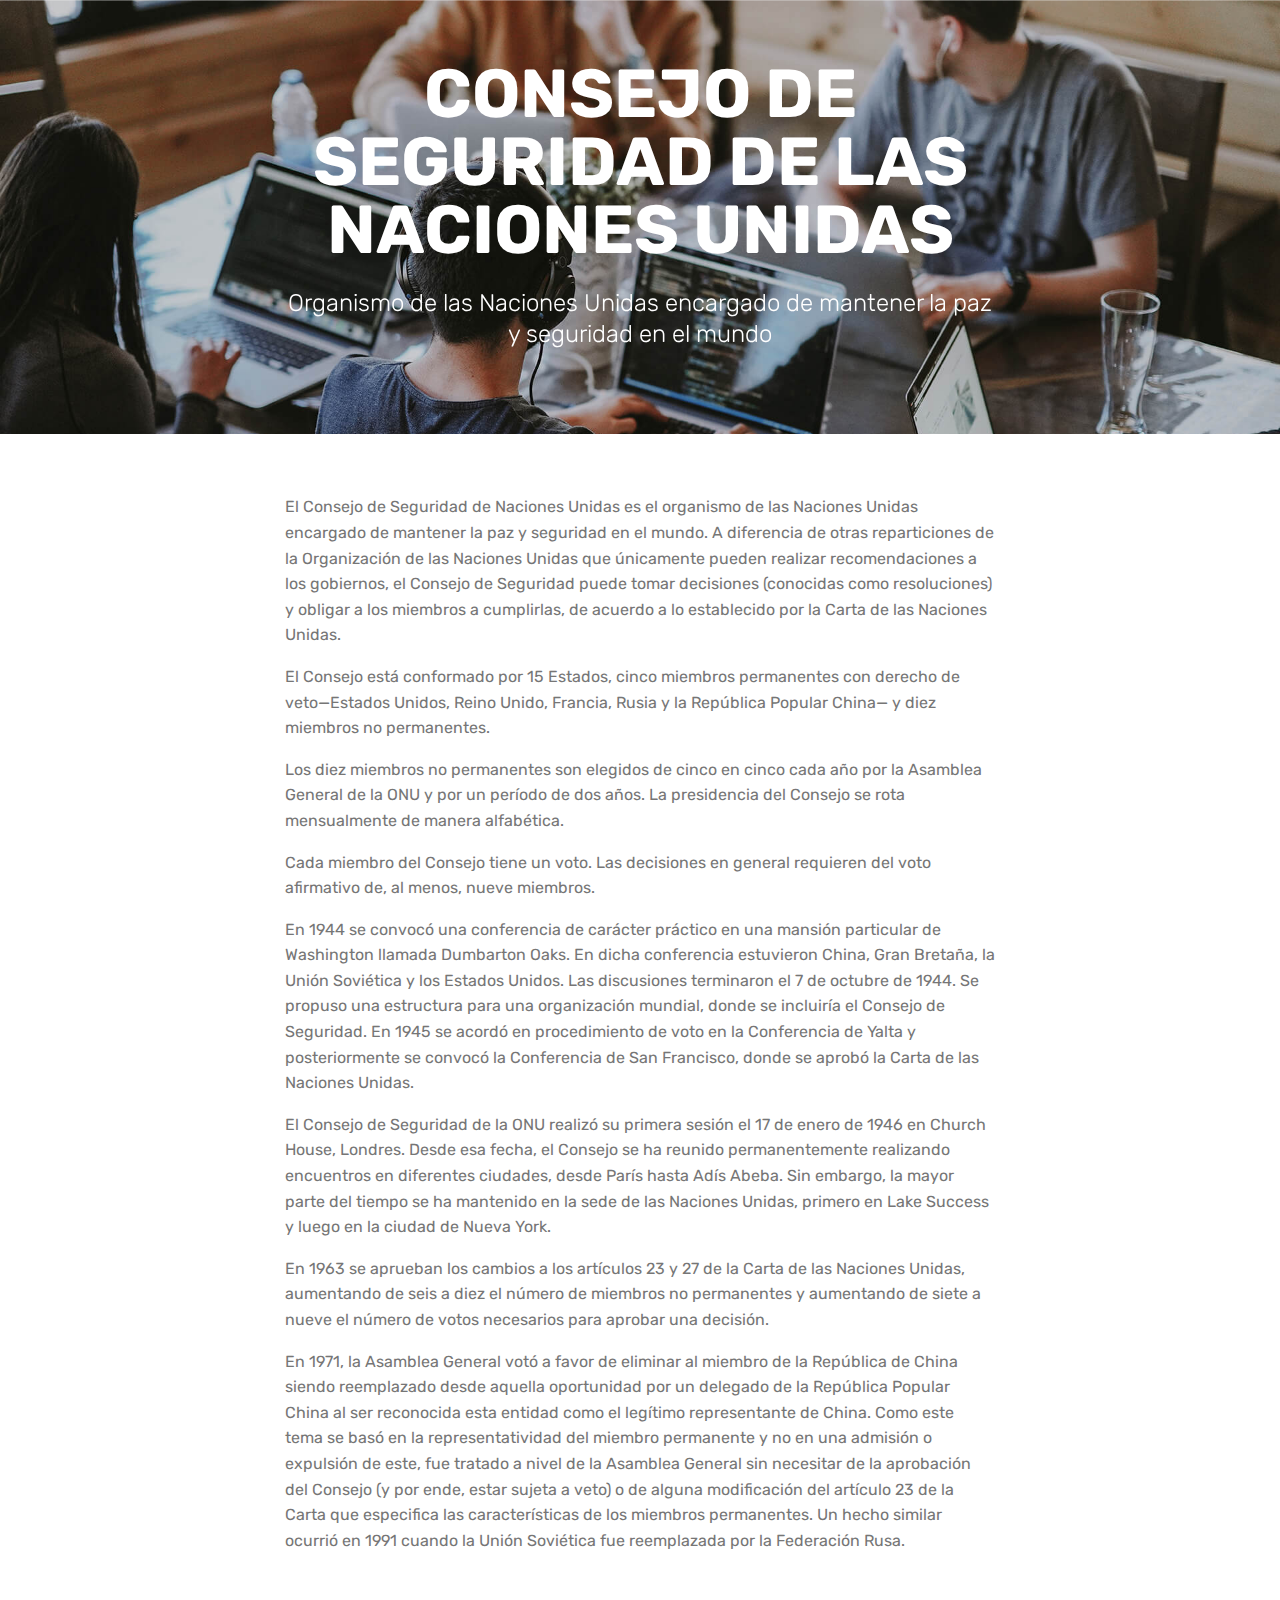
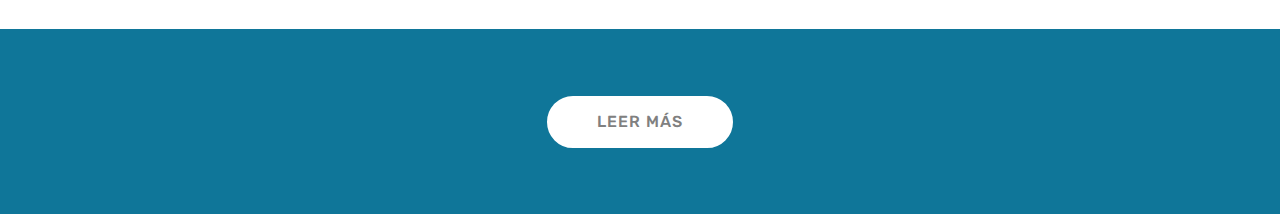
<file: app/src/main/assets/sitio/page2.html>
<!DOCTYPE html>
<html  >
<head>
  <!-- Site made with Mobirise Website Builder v4.12.4, https://mobirise.com -->
  <meta charset="UTF-8">
  <meta http-equiv="X-UA-Compatible" content="IE=edge">
  <meta name="generator" content="Mobirise v4.12.4, mobirise.com">
  <meta name="viewport" content="width=device-width, initial-scale=1, minimum-scale=1">
  <link rel="shortcut icon" href="assets/images/logo4.png" type="image/x-icon">
  <meta name="description" content="Site Builder Description">
  
  
  <title>Page 2</title>
  <link rel="stylesheet" href="assets/bootstrap/css/bootstrap.min.css">
  <link rel="stylesheet" href="assets/bootstrap/css/bootstrap-grid.min.css">
  <link rel="stylesheet" href="assets/bootstrap/css/bootstrap-reboot.min.css">
  <link rel="stylesheet" href="assets/tether/tether.min.css">
  <link rel="stylesheet" href="assets/theme/css/style.css">
  <link rel="preload" as="style" href="assets/mobirise/css/mbr-additional.css"><link rel="stylesheet" href="assets/mobirise/css/mbr-additional.css" type="text/css">
  
  
  
</head>
<body>
  <section class="mbr-section content5 cid-tgEXHDEHi7 mbr-parallax-background" id="content5-l">

    

    

    <div class="container">
        <div class="media-container-row">
            <div class="title col-12 col-md-8">
                <h2 class="align-center mbr-bold mbr-white pb-3 mbr-fonts-style display-1">
                    CONSEJO DE SEGURIDAD DE LAS NACIONES UNIDAS
                </h2>
                <h3 class="mbr-section-subtitle align-center mbr-light mbr-white pb-3 mbr-fonts-style display-5">
                    Organismo de las Naciones Unidas encargado de mantener la paz y seguridad en el mundo
                </h3>
                
                
            </div>
        </div>
    </div>
</section>

<section class="engine"><a href="#/">how to develop your own website</a></section><section class="mbr-section article content1 cid-tgEXHEj65z" id="content1-m">
    
     

    <div class="container">
        <div class="media-container-row">
            <div class="mbr-text col-12 mbr-fonts-style display-7 col-md-8"><p>

                El Consejo de Seguridad de Naciones Unidas es el organismo de las Naciones Unidas encargado de mantener la paz y seguridad en el mundo. A diferencia de otras reparticiones de la Organización de las Naciones Unidas que únicamente pueden realizar recomendaciones a los gobiernos, el Consejo de Seguridad puede tomar decisiones (conocidas como resoluciones) y obligar a los miembros a cumplirlas, de acuerdo a lo establecido por la Carta de las Naciones Unidas.
            </p><p>El Consejo está conformado por 15 Estados, cinco miembros permanentes con derecho de veto—Estados Unidos, Reino Unido, Francia, Rusia y la República Popular China— y diez miembros no permanentes.
            </p><p>Los diez miembros no permanentes son elegidos de cinco en cinco cada año por la Asamblea General de la ONU y por un período de dos años. La presidencia del Consejo se rota mensualmente de manera alfabética.
            </p><p>Cada miembro del Consejo tiene un voto. Las decisiones en general requieren del voto afirmativo de, al menos, nueve miembros.
            </p><p>En 1944 se convocó una conferencia de carácter práctico en una mansión particular de Washington llamada Dumbarton Oaks. En dicha conferencia estuvieron China, Gran Bretaña, la Unión Soviética y los Estados Unidos. Las discusiones terminaron el 7 de octubre de 1944. Se propuso una estructura para una organización mundial, donde se incluiría el Consejo de Seguridad. En 1945 se acordó en procedimiento de voto en la Conferencia de Yalta y posteriormente se convocó la Conferencia de San Francisco, donde se aprobó la Carta de las Naciones Unidas.
            </p><p>El Consejo de Seguridad de la ONU realizó su primera sesión el 17 de enero de 1946 en Church House, Londres. Desde esa fecha, el Consejo se ha reunido permanentemente realizando encuentros en diferentes ciudades, desde París hasta Adís Abeba. Sin embargo, la mayor parte del tiempo se ha mantenido en la sede de las Naciones Unidas, primero en Lake Success y luego en la ciudad de Nueva York.
            </p><p>En 1963 se aprueban los cambios a los artículos 23 y 27 de la Carta de las Naciones Unidas, aumentando de seis a diez el número de miembros no permanentes y aumentando de siete a nueve el número de votos necesarios para aprobar una decisión.
            </p><p>En 1971, la Asamblea General votó a favor de eliminar al miembro de la República de China siendo reemplazado desde aquella oportunidad por un delegado de la República Popular China al ser reconocida esta entidad como el legítimo representante de China. Como este tema se basó en la representatividad del miembro permanente y no en una admisión o expulsión de este, fue tratado a nivel de la Asamblea General sin necesitar de la aprobación del Consejo (y por ende, estar sujeta a veto) o de alguna modificación del artículo 23 de la Carta que especifica las características de los miembros permanentes. Un hecho similar ocurrió en 1991 cuando la Unión Soviética fue reemplazada por la Federación Rusa.


            </p></div>
        </div>
    </div>
</section>

<section class="mbr-section content8 cid-tgEXHEInXC" id="content8-n">

    

    <div class="container">
        <div class="media-container-row title">
            <div class="col-12 col-md-8">
                <div class="mbr-section-btn align-center"><a class="btn btn-white display-4 pagepdf6" href="#/">LEER MÁS</a></div>
            </div>
        </div>
    </div>
</section>


  <script src="assets/web/assets/jquery/jquery.min.js"></script>
  <script src="assets/popper/popper.min.js"></script>
  <script src="assets/bootstrap/js/bootstrap.min.js"></script>
  <script src="assets/tether/tether.min.js"></script>
  <script src="assets/smoothscroll/smooth-scroll.js"></script>
  <script src="assets/parallax/jarallax.min.js"></script>
  <script src="assets/theme/js/script.js"></script>

  <script>
    $(function(){

         $('.pagepdf6').click(function(e){
            Android.showPdf("pdf6");
        });
    });

</script>
</body>
</html>
</file>
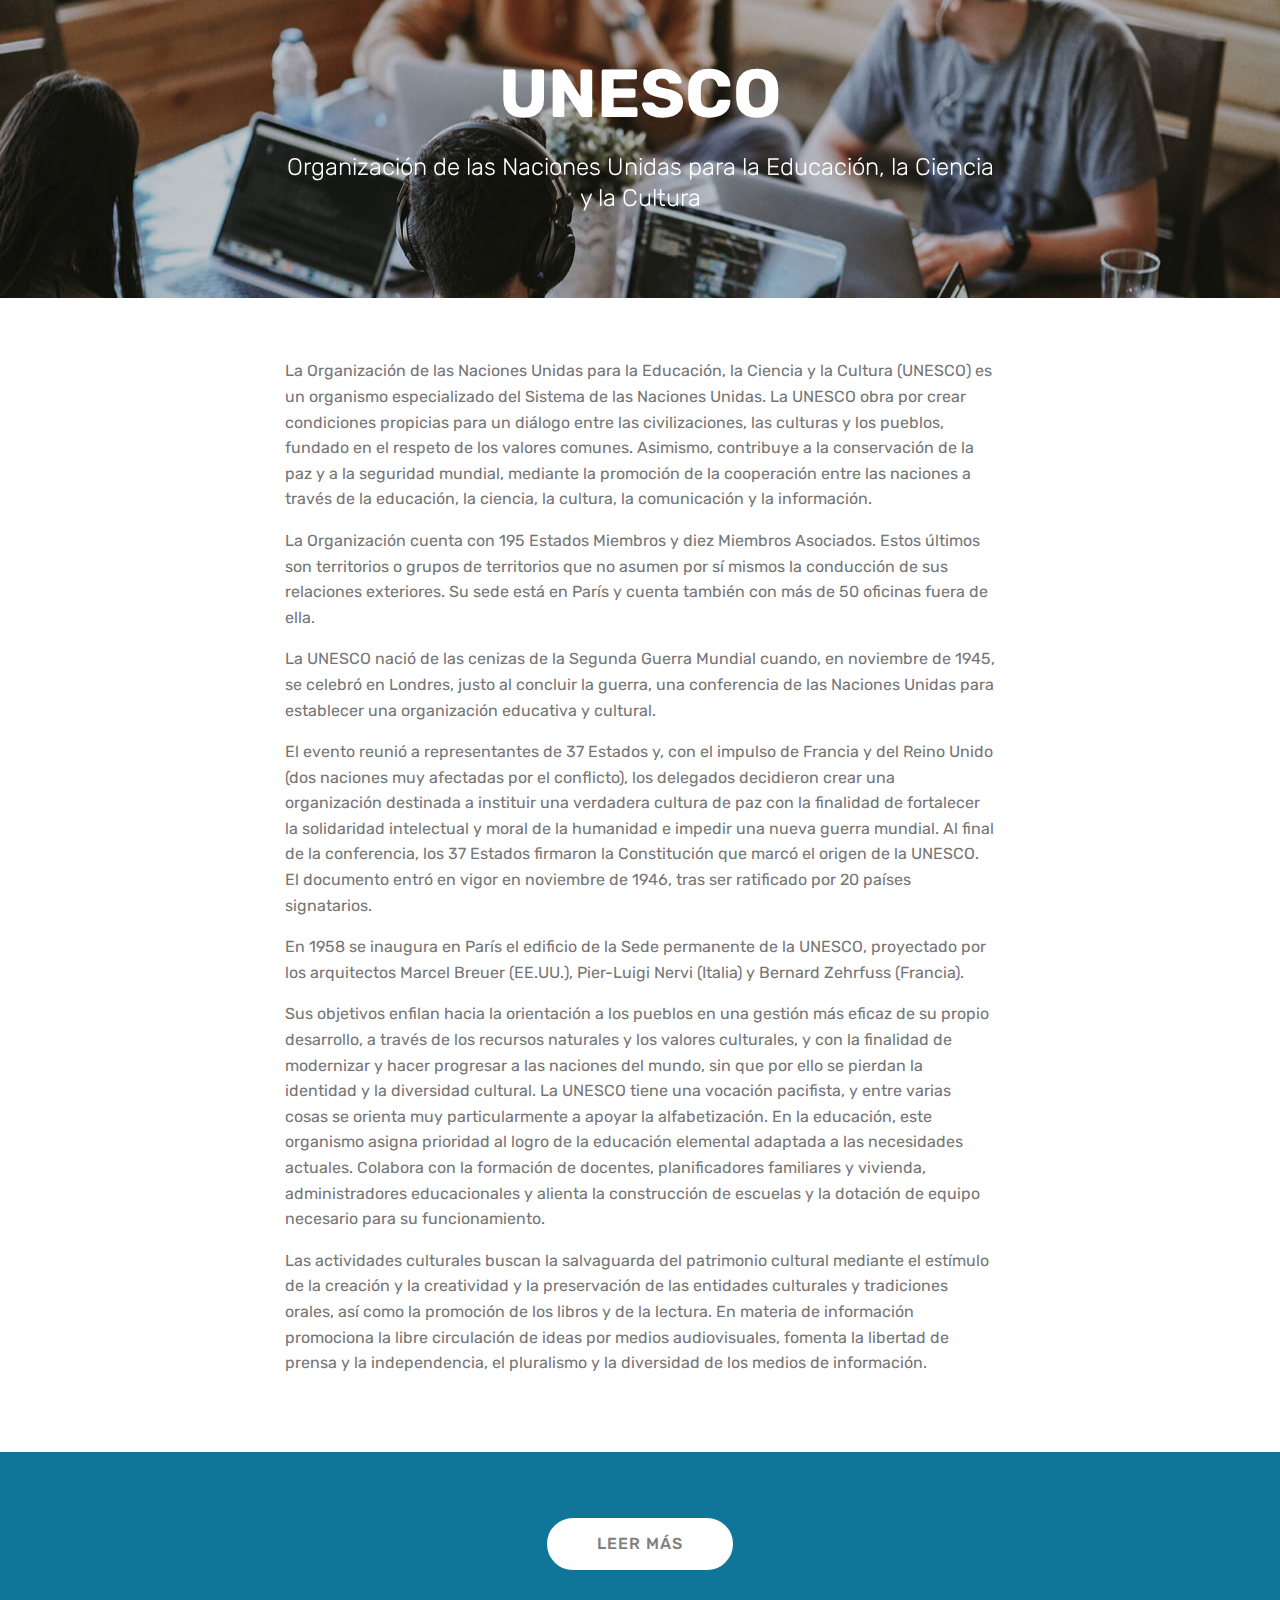
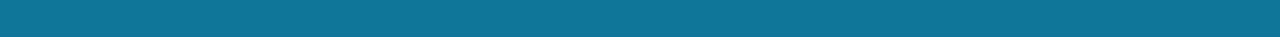
<file: app/src/main/assets/sitio/page3.html>
<!DOCTYPE html>
<html  >
<head>
  <!-- Site made with Mobirise Website Builder v4.12.4, https://mobirise.com -->
  <meta charset="UTF-8">
  <meta http-equiv="X-UA-Compatible" content="IE=edge">
  <meta name="generator" content="Mobirise v4.12.4, mobirise.com">
  <meta name="viewport" content="width=device-width, initial-scale=1, minimum-scale=1">
  <link rel="shortcut icon" href="assets/images/logo4.png" type="image/x-icon">
  <meta name="description" content="Site Builder Description">
  
  
  <title>Page 3</title>
  <link rel="stylesheet" href="assets/bootstrap/css/bootstrap.min.css">
  <link rel="stylesheet" href="assets/bootstrap/css/bootstrap-grid.min.css">
  <link rel="stylesheet" href="assets/bootstrap/css/bootstrap-reboot.min.css">
  <link rel="stylesheet" href="assets/tether/tether.min.css">
  <link rel="stylesheet" href="assets/theme/css/style.css">
  <link rel="preload" as="style" href="assets/mobirise/css/mbr-additional.css"><link rel="stylesheet" href="assets/mobirise/css/mbr-additional.css" type="text/css">
  
  
  
</head>
<body>
  <section class="mbr-section content5 cid-tgEXIhmNPm mbr-parallax-background" id="content5-o">

    

    

    <div class="container">
        <div class="media-container-row">
            <div class="title col-12 col-md-8">
                <h2 class="align-center mbr-bold mbr-white pb-3 mbr-fonts-style display-1">
                    UNESCO
                </h2>
                <h3 class="mbr-section-subtitle align-center mbr-light mbr-white pb-3 mbr-fonts-style display-5">
                    Organización de las Naciones Unidas para la Educación, la Ciencia y la Cultura
                </h3>
                
                
            </div>
        </div>
    </div>
</section>

<section class="engine"><a href="#/">free amp templates</a></section><section class="mbr-section article content1 cid-tgEXIhV33v" id="content1-p">
    
     

    <div class="container">
        <div class="media-container-row">
            <div class="mbr-text col-12 mbr-fonts-style display-7 col-md-8"><p>

                La Organización de las Naciones Unidas para la Educación, la Ciencia y la Cultura (UNESCO) es un organismo especializado del Sistema de las Naciones Unidas. La UNESCO obra por crear condiciones propicias para un diálogo entre las civilizaciones, las culturas y los pueblos, fundado en el respeto de los valores comunes. Asimismo, contribuye a la conservación de la paz y a la seguridad mundial, mediante la promoción de la cooperación entre las naciones a través de la educación, la ciencia, la cultura, la comunicación y la información.
            </p><p>La Organización cuenta con 195 Estados Miembros y diez Miembros Asociados. Estos últimos son territorios o grupos de territorios que no asumen por sí mismos la conducción de sus relaciones exteriores. Su sede está en París y cuenta también con más de 50 oficinas fuera de ella.
            </p><p>La UNESCO nació de las cenizas de la Segunda Guerra Mundial cuando, en noviembre de 1945, se celebró en Londres, justo al concluir la guerra, una conferencia de las Naciones Unidas para establecer una organización educativa y cultural.
            </p><p>El evento reunió a representantes de 37 Estados y, con el impulso de Francia y del Reino Unido (dos naciones muy afectadas por el conflicto), los delegados decidieron crear una organización destinada a instituir una verdadera cultura de paz con la finalidad de fortalecer la solidaridad intelectual y moral de la humanidad e impedir una nueva guerra mundial. Al final de la conferencia, los 37 Estados firmaron la Constitución que marcó el origen de la UNESCO. El documento entró en vigor en noviembre de 1946, tras ser ratificado por 20 países signatarios.
            </p><p>En 1958 se inaugura en París el edificio de la Sede permanente de la UNESCO, proyectado por los arquitectos Marcel Breuer (EE.UU.), Pier-Luigi Nervi (Italia) y Bernard Zehrfuss (Francia).
            </p><p>Sus objetivos enfilan hacia la orientación a los pueblos en una gestión más eficaz de su propio desarrollo, a través de los recursos naturales y los valores culturales, y con la finalidad de modernizar y hacer progresar a las naciones del mundo, sin que por ello se pierdan la identidad y la diversidad cultural. La UNESCO tiene una vocación pacifista, y entre varias cosas se orienta muy particularmente a apoyar la alfabetización. En la educación, este organismo asigna prioridad al logro de la educación elemental adaptada a las necesidades actuales. Colabora con la formación de docentes, planificadores familiares y vivienda, administradores educacionales y alienta la construcción de escuelas y la dotación de equipo necesario para su funcionamiento.
            </p><p>Las actividades culturales buscan la salvaguarda del patrimonio cultural mediante el estímulo de la creación y la creatividad y la preservación de las entidades culturales y tradiciones orales, así como la promoción de los libros y de la lectura. En materia de información promociona la libre circulación de ideas por medios audiovisuales, fomenta la libertad de prensa y la independencia, el pluralismo y la diversidad de los medios de información.

            </p></div>
        </div>
    </div>
</section>

<section class="mbr-section content8 cid-tgEXIikwwr" id="content8-q">

    

    <div class="container">
        <div class="media-container-row title">
            <div class="col-12 col-md-8">
                <div class="mbr-section-btn align-center"><a class="btn btn-white display-4 pagepdf7" href="#/">LEER MÁS</a></div>
            </div>
        </div>
    </div>
</section>


  <script src="assets/web/assets/jquery/jquery.min.js"></script>
  <script src="assets/popper/popper.min.js"></script>
  <script src="assets/bootstrap/js/bootstrap.min.js"></script>
  <script src="assets/tether/tether.min.js"></script>
  <script src="assets/smoothscroll/smooth-scroll.js"></script>
  <script src="assets/parallax/jarallax.min.js"></script>
  <script src="assets/theme/js/script.js"></script>
  <script>
    $(function(){

         $('.pagepdf7').click(function(e){
            Android.showPdf("pdf7");
        });
    });

</script>
  
</body>
</html>
</file>
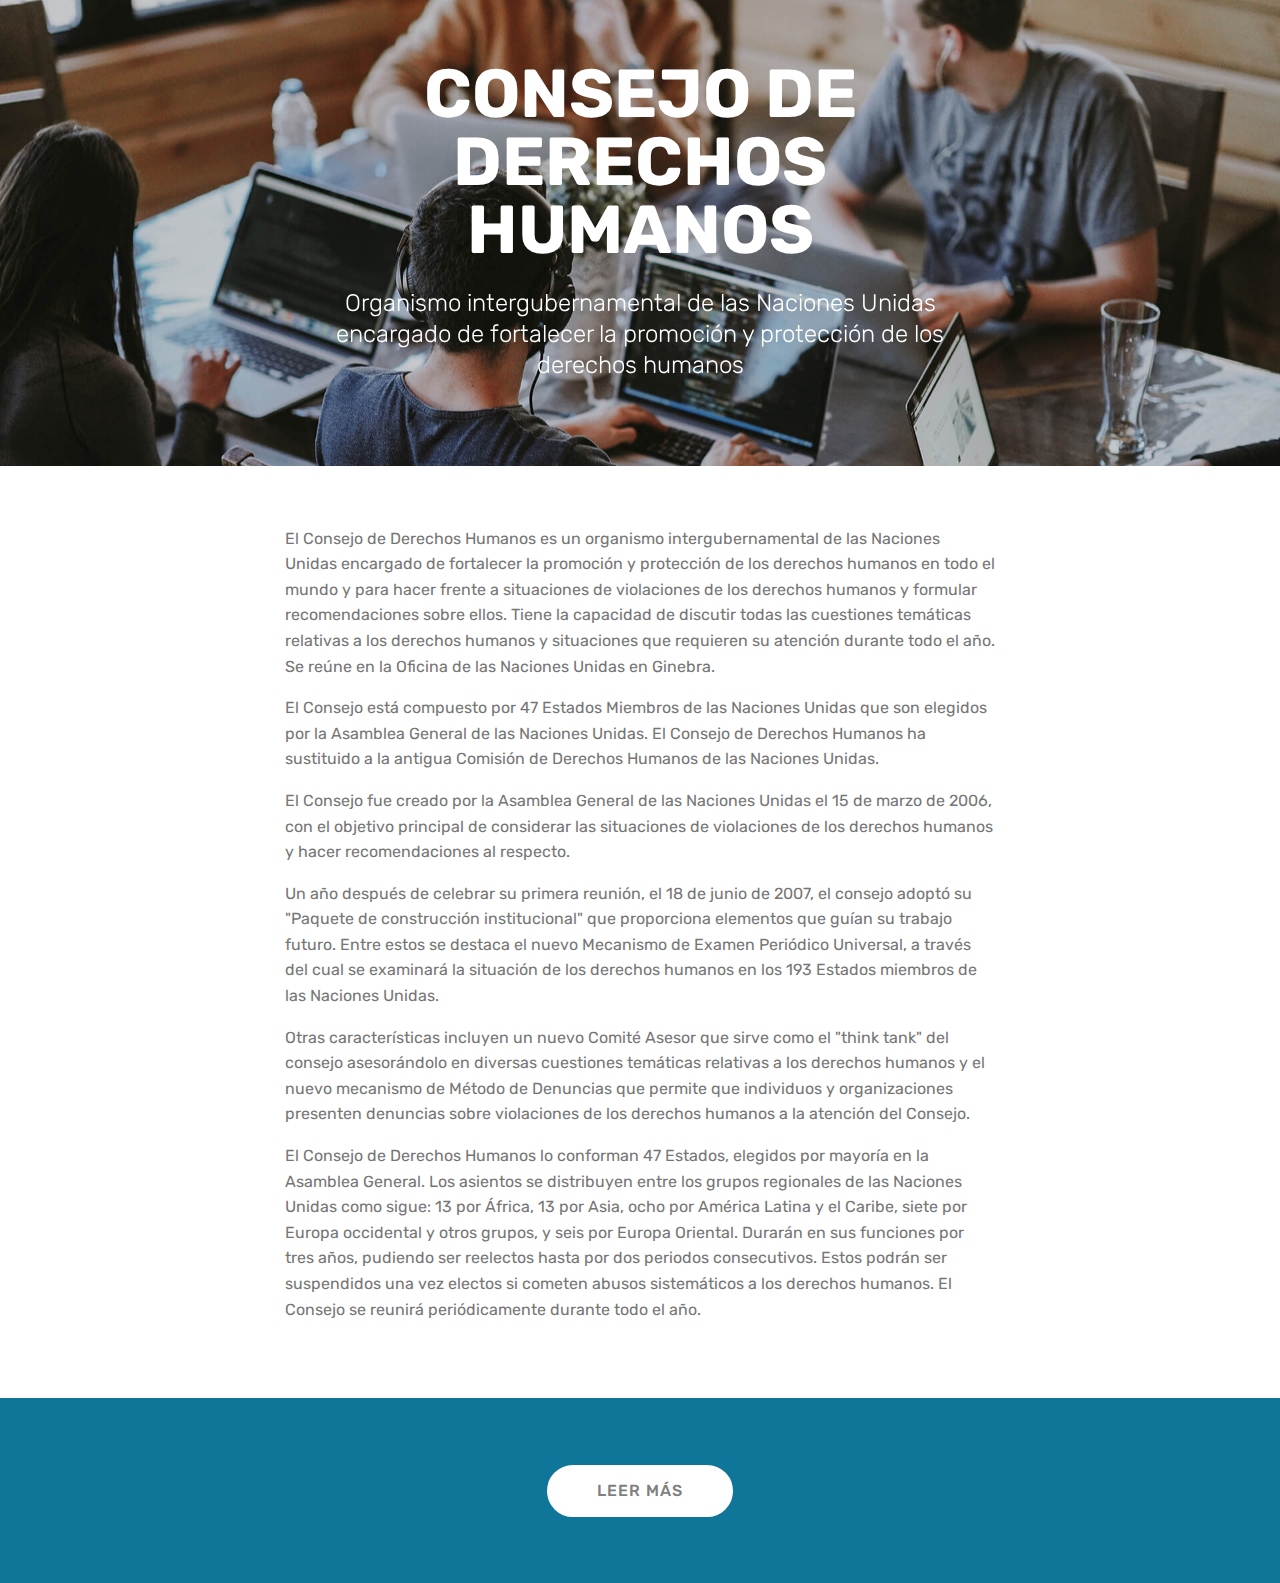
<file: app/src/main/assets/sitio/page4.html>
<!DOCTYPE html>
<html  >
<head>
  <!-- Site made with Mobirise Website Builder v4.12.4, https://mobirise.com -->
  <meta charset="UTF-8">
  <meta http-equiv="X-UA-Compatible" content="IE=edge">
  <meta name="generator" content="Mobirise v4.12.4, mobirise.com">
  <meta name="viewport" content="width=device-width, initial-scale=1, minimum-scale=1">
  <link rel="shortcut icon" href="assets/images/logo4.png" type="image/x-icon">
  <meta name="description" content="Site Builder Description">
  
  
  <title>Page 4</title>
  <link rel="stylesheet" href="assets/bootstrap/css/bootstrap.min.css">
  <link rel="stylesheet" href="assets/bootstrap/css/bootstrap-grid.min.css">
  <link rel="stylesheet" href="assets/bootstrap/css/bootstrap-reboot.min.css">
  <link rel="stylesheet" href="assets/tether/tether.min.css">
  <link rel="stylesheet" href="assets/theme/css/style.css">
  <link rel="preload" as="style" href="assets/mobirise/css/mbr-additional.css"><link rel="stylesheet" href="assets/mobirise/css/mbr-additional.css" type="text/css">
  
  
  
</head>
<body>
  <section class="mbr-section content5 cid-tgEXINF8e3 mbr-parallax-background" id="content5-r">

    

    

    <div class="container">
        <div class="media-container-row">
            <div class="title col-12 col-md-8">
                <h2 class="align-center mbr-bold mbr-white pb-3 mbr-fonts-style display-1">
                    CONSEJO DE DERECHOS HUMANOS
                </h2>
                <h3 class="mbr-section-subtitle align-center mbr-light mbr-white pb-3 mbr-fonts-style display-5">
                    Organismo intergubernamental de las Naciones Unidas encargado de fortalecer la promoción y protección de los derechos humanos
                </h3>
                
                
            </div>
        </div>
    </div>
</section>

<section class="engine"><a href="#/">free web creation software</a></section><section class="mbr-section article content1 cid-tgEXIOhaTF" id="content1-s">
    
     

    <div class="container">
        <div class="media-container-row">
            <div class="mbr-text col-12 mbr-fonts-style display-7 col-md-8"><p>
                El Consejo de Derechos Humanos es un organismo intergubernamental de las Naciones Unidas encargado de fortalecer la promoción y protección de los derechos humanos en todo el mundo y para hacer frente a situaciones de violaciones de los derechos humanos y formular recomendaciones sobre ellos. Tiene la capacidad de discutir todas las cuestiones temáticas relativas a los derechos humanos y situaciones que requieren su atención durante todo el año. Se reúne en la Oficina de las Naciones Unidas en Ginebra.
            </p><p>El Consejo está compuesto por 47 Estados Miembros de las Naciones Unidas que son elegidos por la Asamblea General de las Naciones Unidas. El Consejo de Derechos Humanos ha sustituido a la antigua Comisión de Derechos Humanos de las Naciones Unidas.
            </p><p>El Consejo fue creado por la Asamblea General de las Naciones Unidas el 15 de marzo de 2006, con el objetivo principal de considerar las situaciones de violaciones de los derechos humanos y hacer recomendaciones al respecto.
            </p><p>Un año después de celebrar su primera reunión, el 18 de junio de 2007, el consejo adoptó su "Paquete de construcción institucional" que proporciona elementos que guían su trabajo futuro. Entre estos se destaca el nuevo Mecanismo de Examen Periódico Universal, a través del cual se examinará la situación de los derechos humanos en los 193 Estados miembros de las Naciones Unidas.
            </p><p>Otras características incluyen un nuevo Comité Asesor que sirve como el "think tank" del consejo asesorándolo en diversas cuestiones temáticas relativas a los derechos humanos y el nuevo mecanismo de Método de Denuncias que permite que individuos y organizaciones presenten denuncias sobre violaciones de los derechos humanos a la atención del Consejo.
            </p><p>El Consejo de Derechos Humanos lo conforman 47 Estados, elegidos por mayoría en la Asamblea General. Los asientos se distribuyen entre los grupos regionales de las Naciones Unidas como sigue: 13 por África, 13 por Asia, ocho por América Latina y el Caribe, siete por Europa occidental y otros grupos, y seis por Europa Oriental. Durarán en sus funciones por tres años, pudiendo ser reelectos hasta por dos periodos consecutivos. Estos podrán ser suspendidos una vez electos si cometen abusos sistemáticos a los derechos humanos. El Consejo se reunirá periódicamente durante todo el año.

            </p></div>
        </div>
    </div>
</section>

<section class="mbr-section content8 cid-tgEXIOEufB" id="content8-t">

    

    <div class="container">
        <div class="media-container-row title">
            <div class="col-12 col-md-8">
                <div class="mbr-section-btn align-center"><a class="btn btn-white display-4 pagepdf8" href="#/">LEER MÁS</a></div>
            </div>
        </div>
    </div>
</section>


  <script src="assets/web/assets/jquery/jquery.min.js"></script>
  <script src="assets/popper/popper.min.js"></script>
  <script src="assets/bootstrap/js/bootstrap.min.js"></script>
  <script src="assets/tether/tether.min.js"></script>
  <script src="assets/smoothscroll/smooth-scroll.js"></script>
  <script src="assets/parallax/jarallax.min.js"></script>
  <script src="assets/theme/js/script.js"></script>
  <script>
    $(function(){

         $('.pagepdf8').click(function(e){
            Android.showPdf("pdf8");
        });
    });

</script>
  
</body>
</html>
</file>
<file: app/src/main/assets/sitio/assets/web/assets/mobirise-icons2/mobirise2.css>
@font-face {
  font-family: 'Moririse2';
  font-display: swap;
  src:  url('mobirise2.eot?f2bix4');
  src:  url('mobirise2.eot?f2bix4#iefix') format('embedded-opentype'),
    url('mobirise2.ttf?f2bix4') format('truetype'),
    url('mobirise2.woff?f2bix4') format('woff'),
    url('mobirise2.svg?f2bix4#mobirise2') format('svg');
  font-weight: normal;
  font-style: normal;
}

[class^="mobi-"], [class*=" mobi-"] {
  /* use !important to prevent issues with browser extensions that change fonts */
  font-family: 'Moririse2' !important;
  speak: none;
  font-style: normal;
  font-weight: normal;
  font-variant: normal;
  text-transform: none;
  line-height: 1;

  /* Better Font Rendering =========== */
  -webkit-font-smoothing: antialiased;
  -moz-osx-font-smoothing: grayscale;
}

.mobi-mbri-add-submenu:before {
  content: "\e900";
}
.mobi-mbri-alert:before {
  content: "\e901";
}
.mobi-mbri-align-center:before {
  content: "\e902";
}
.mobi-mbri-align-justify:before {
  content: "\e903";
}
.mobi-mbri-align-left:before {
  content: "\e904";
}
.mobi-mbri-align-right:before {
  content: "\e905";
}
.mobi-mbri-android:before {
  content: "\e906";
}
.mobi-mbri-apple:before {
  content: "\e907";
}
.mobi-mbri-arrow-down:before {
  content: "\e908";
}
.mobi-mbri-arrow-next:before {
  content: "\e909";
}
.mobi-mbri-arrow-prev:before {
  content: "\e90a";
}
.mobi-mbri-arrow-up:before {
  content: "\e90b";
}
.mobi-mbri-bold:before {
  content: "\e90c";
}
.mobi-mbri-bookmark:before {
  content: "\e90d";
}
.mobi-mbri-bootstrap:before {
  content: "\e90e";
}
.mobi-mbri-briefcase:before {
  content: "\e90f";
}
.mobi-mbri-browse:before {
  content: "\e910";
}
.mobi-mbri-bulleted-list:before {
  content: "\e911";
}
.mobi-mbri-calendar:before {
  content: "\e912";
}
.mobi-mbri-camera:before {
  content: "\e913";
}
.mobi-mbri-cart-add:before {
  content: "\e914";
}
.mobi-mbri-cart-full:before {
  content: "\e915";
}
.mobi-mbri-cash:before {
  content: "\e916";
}
.mobi-mbri-change-style:before {
  content: "\e917";
}
.mobi-mbri-chat:before {
  content: "\e918";
}
.mobi-mbri-clock:before {
  content: "\e919";
}
.mobi-mbri-close:before {
  content: "\e91a";
}
.mobi-mbri-cloud:before {
  content: "\e91b";
}
.mobi-mbri-code:before {
  content: "\e91c";
}
.mobi-mbri-contact-form:before {
  content: "\e91d";
}
.mobi-mbri-credit-card:before {
  content: "\e91e";
}
.mobi-mbri-cursor-click:before {
  content: "\e91f";
}
.mobi-mbri-cust-feedback:before {
  content: "\e920";
}
.mobi-mbri-database:before {
  content: "\e921";
}
.mobi-mbri-delivery:before {
  content: "\e922";
}
.mobi-mbri-desktop:before {
  content: "\e923";
}
.mobi-mbri-devices:before {
  content: "\e924";
}
.mobi-mbri-down:before {
  content: "\e925";
}
.mobi-mbri-download-2:before {
  content: "\e926";
}
.mobi-mbri-download:before {
  content: "\e927";
}
.mobi-mbri-drag-n-drop-2:before {
  content: "\e928";
}
.mobi-mbri-drag-n-drop:before {
  content: "\e929";
}
.mobi-mbri-edit-2:before {
  content: "\e92a";
}
.mobi-mbri-edit:before {
  content: "\e92b";
}
.mobi-mbri-error:before {
  content: "\e92c";
}
.mobi-mbri-extension:before {
  content: "\e92d";
}
.mobi-mbri-features:before {
  content: "\e92e";
}
.mobi-mbri-file:before {
  content: "\e92f";
}
.mobi-mbri-flag:before {
  content: "\e930";
}
.mobi-mbri-folder:before {
  content: "\e931";
}
.mobi-mbri-gift:before {
  content: "\e932";
}
.mobi-mbri-github:before {
  content: "\e933";
}
.mobi-mbri-globe-2:before {
  content: "\e934";
}
.mobi-mbri-globe:before {
  content: "\e935";
}
.mobi-mbri-growing-chart:before {
  content: "\e936";
}
.mobi-mbri-hearth:before {
  content: "\e937";
}
.mobi-mbri-help:before {
  content: "\e938";
}
.mobi-mbri-home:before {
  content: "\e939";
}
.mobi-mbri-hot-cup:before {
  content: "\e93a";
}
.mobi-mbri-idea:before {
  content: "\e93b";
}
.mobi-mbri-image-gallery:before {
  content: "\e93c";
}
.mobi-mbri-image-slider:before {
  content: "\e93d";
}
.mobi-mbri-info:before {
  content: "\e93e";
}
.mobi-mbri-italic:before {
  content: "\e93f";
}
.mobi-mbri-key:before {
  content: "\e940";
}
.mobi-mbri-laptop:before {
  content: "\e941";
}
.mobi-mbri-layers:before {
  content: "\e942";
}
.mobi-mbri-left-right:before {
  content: "\e943";
}
.mobi-mbri-left:before {
  content: "\e944";
}
.mobi-mbri-letter:before {
  content: "\e945";
}
.mobi-mbri-like:before {
  content: "\e946";
}
.mobi-mbri-link:before {
  content: "\e947";
}
.mobi-mbri-lock:before {
  content: "\e948";
}
.mobi-mbri-login:before {
  content: "\e949";
}
.mobi-mbri-logout:before {
  content: "\e94a";
}
.mobi-mbri-magic-stick:before {
  content: "\e94b";
}
.mobi-mbri-map-pin:before {
  content: "\e94c";
}
.mobi-mbri-menu:before {
  content: "\e94d";
}
.mobi-mbri-mobile-2:before {
  content: "\e94e";
}
.mobi-mbri-mobile-horizontal:before {
  content: "\e94f";
}
.mobi-mbri-mobile:before {
  content: "\e950";
}
.mobi-mbri-mobirise:before {
  content: "\e951";
}
.mobi-mbri-more-horizontal:before {
  content: "\e952";
}
.mobi-mbri-more-vertical:before {
  content: "\e953";
}
.mobi-mbri-music:before {
  content: "\e954";
}
.mobi-mbri-new-file:before {
  content: "\e955";
}
.mobi-mbri-numbered-list:before {
  content: "\e956";
}
.mobi-mbri-opened-folder:before {
  content: "\e957";
}
.mobi-mbri-pages:before {
  content: "\e958";
}
.mobi-mbri-paper-plane:before {
  content: "\e959";
}
.mobi-mbri-paperclip:before {
  content: "\e95a";
}
.mobi-mbri-phone:before {
  content: "\e95b";
}
.mobi-mbri-photo:before {
  content: "\e95c";
}
.mobi-mbri-photos:before {
  content: "\e95d";
}
.mobi-mbri-pin:before {
  content: "\e95e";
}
.mobi-mbri-play:before {
  content: "\e95f";
}
.mobi-mbri-plus:before {
  content: "\e960";
}
.mobi-mbri-preview:before {
  content: "\e961";
}
.mobi-mbri-print:before {
  content: "\e962";
}
.mobi-mbri-protect:before {
  content: "\e963";
}
.mobi-mbri-question:before {
  content: "\e964";
}
.mobi-mbri-quote-left:before {
  content: "\e965";
}
.mobi-mbri-quote-right:before {
  content: "\e966";
}
.mobi-mbri-redo:before {
  content: "\e967";
}
.mobi-mbri-refresh:before {
  content: "\e968";
}
.mobi-mbri-responsive-2:before {
  content: "\e969";
}
.mobi-mbri-responsive:before {
  content: "\e96a";
}
.mobi-mbri-right:before {
  content: "\e96b";
}
.mobi-mbri-rocket:before {
  content: "\e96c";
}
.mobi-mbri-sad-face:before {
  content: "\e96d";
}
.mobi-mbri-sale:before {
  content: "\e96e";
}
.mobi-mbri-save:before {
  content: "\e96f";
}
.mobi-mbri-search:before {
  content: "\e970";
}
.mobi-mbri-setting-2:before {
  content: "\e971";
}
.mobi-mbri-setting-3:before {
  content: "\e972";
}
.mobi-mbri-setting:before {
  content: "\e973";
}
.mobi-mbri-share:before {
  content: "\e974";
}
.mobi-mbri-shopping-bag:before {
  content: "\e975";
}
.mobi-mbri-shopping-basket:before {
  content: "\e976";
}
.mobi-mbri-shopping-cart:before {
  content: "\e977";
}
.mobi-mbri-sites:before {
  content: "\e978";
}
.mobi-mbri-smile-face:before {
  content: "\e979";
}
.mobi-mbri-speed:before {
  content: "\e97a";
}
.mobi-mbri-star:before {
  content: "\e97b";
}
.mobi-mbri-success:before {
  content: "\e97c";
}
.mobi-mbri-sun:before {
  content: "\e97d";
}
.mobi-mbri-sun2:before {
  content: "\e97e";
}
.mobi-mbri-tablet-vertical:before {
  content: "\e97f";
}
.mobi-mbri-tablet:before {
  content: "\e980";
}
.mobi-mbri-target:before {
  content: "\e981";
}
.mobi-mbri-timer:before {
  content: "\e982";
}
.mobi-mbri-to-ftp:before {
  content: "\e983";
}
.mobi-mbri-to-local-drive:before {
  content: "\e984";
}
.mobi-mbri-touch-swipe:before {
  content: "\e985";
}
.mobi-mbri-touch:before {
  content: "\e986";
}
.mobi-mbri-trash:before {
  content: "\e987";
}
.mobi-mbri-underline:before {
  content: "\e988";
}
.mobi-mbri-undo:before {
  content: "\e989";
}
.mobi-mbri-unlink:before {
  content: "\e98a";
}
.mobi-mbri-unlock:before {
  content: "\e98b";
}
.mobi-mbri-up-down:before {
  content: "\e98c";
}
.mobi-mbri-up:before {
  content: "\e98d";
}
.mobi-mbri-update:before {
  content: "\e98e";
}
.mobi-mbri-upload-2:before {
  content: "\e98f";
}
.mobi-mbri-upload:before {
  content: "\e990";
}
.mobi-mbri-user-2:before {
  content: "\e991";
}
.mobi-mbri-user:before {
  content: "\e992";
}
.mobi-mbri-users:before {
  content: "\e993";
}
.mobi-mbri-video-play:before {
  content: "\e994";
}
.mobi-mbri-video:before {
  content: "\e995";
}
.mobi-mbri-watch:before {
  content: "\e996";
}
.mobi-mbri-website-theme-2:before {
  content: "\e997";
}
.mobi-mbri-website-theme:before {
  content: "\e998";
}
.mobi-mbri-wifi:before {
  content: "\e999";
}
.mobi-mbri-windows:before {
  content: "\e99a";
}
.mobi-mbri-zoom-in:before {
  content: "\e99b";
}
.mobi-mbri-zoom-out:before {
  content: "\e99c";
}
</file>
<file: app/src/main/assets/sitio/assets/web/assets/mobirise-icons-bold/mobirise-icons-bold.css>
@font-face {
  font-family: 'mobirise-icons-bold';
  font-display: swap;
  src:  url('mobirise-icons-bold.eot?m1l4yr');
  src:  url('mobirise-icons-bold.eot?m1l4yr#iefix') format('embedded-opentype'),
    url('mobirise-icons-bold.ttf?m1l4yr') format('truetype'),
    url('mobirise-icons-bold.woff?m1l4yr') format('woff'),
    url('mobirise-icons-bold.svg?m1l4yr#mobirise-icons-bold') format('svg');
  font-weight: normal;
  font-style: normal;
}

[class^="mbrib-"], [class*="mbrib-"] {
  /* use !important to prevent issues with browser extensions that change fonts */
  font-family: 'mobirise-icons-bold' !important;
  speak: none;
  font-style: normal;
  font-weight: normal;
  font-variant: normal;
  text-transform: none;
  line-height: 1;

  /* Better Font Rendering =========== */
  -webkit-font-smoothing: antialiased;
  -moz-osx-font-smoothing: grayscale;
}

.mbrib-add-submenu:before {
  content: "\e900";
}
.mbrib-alert:before {
  content: "\e901";
}
.mbrib-align-center:before {
  content: "\e902";
}
.mbrib-align-justify:before {
  content: "\e903";
}
.mbrib-align-left:before {
  content: "\e904";
}
.mbrib-align-right:before {
  content: "\e905";
}
.mbrib-android:before {
  content: "\e906";
}
.mbrib-apple:before {
  content: "\e907";
}
.mbrib-arrow-down:before {
  content: "\e908";
}
.mbrib-arrow-next:before {
  content: "\e909";
}
.mbrib-arrow-prev:before {
  content: "\e90a";
}
.mbrib-arrow-up:before {
  content: "\e90b";
}
.mbrib-bold:before {
  content: "\e90c";
}
.mbrib-bookmark:before {
  content: "\e90d";
}
.mbrib-bootstrap:before {
  content: "\e90e";
}
.mbrib-briefcase:before {
  content: "\e90f";
}
.mbrib-browse:before {
  content: "\e910";
}
.mbrib-bulleted-list:before {
  content: "\e911";
}
.mbrib-calendar:before {
  content: "\e912";
}
.mbrib-camera:before {
  content: "\e913";
}
.mbrib-cart-add:before {
  content: "\e914";
}
.mbrib-cart-full:before {
  content: "\e915";
}
.mbrib-cash:before {
  content: "\e916";
}
.mbrib-change-style:before {
  content: "\e917";
}
.mbrib-chat:before {
  content: "\e918";
}
.mbrib-clock:before {
  content: "\e919";
}
.mbrib-close:before {
  content: "\e91a";
}
.mbrib-cloud:before {
  content: "\e91b";
}
.mbrib-code:before {
  content: "\e91c";
}
.mbrib-contact-form:before {
  content: "\e91d";
}
.mbrib-credit-card:before {
  content: "\e91e";
}
.mbrib-cursor-click:before {
  content: "\e91f";
}
.mbrib-cust-feedback:before {
  content: "\e920";
}
.mbrib-database:before {
  content: "\e921";
}
.mbrib-delivery:before {
  content: "\e922";
}
.mbrib-desktop:before {
  content: "\e923";
}
.mbrib-devices:before {
  content: "\e924";
}
.mbrib-down:before {
  content: "\e925";
}
.mbrib-download:before {
  content: "\e926";
}
.mbrib-drag-n-drop:before {
  content: "\e927";
}
.mbrib-drag-n-drop2:before {
  content: "\e928";
}
.mbrib-edit:before {
  content: "\e929";
}
.mbrib-edit2:before {
  content: "\e92a";
}
.mbrib-error:before {
  content: "\e92b";
}
.mbrib-extension:before {
  content: "\e92c";
}
.mbrib-features:before {
  content: "\e92d";
}
.mbrib-file:before {
  content: "\e92e";
}
.mbrib-flag:before {
  content: "\e92f";
}
.mbrib-folder:before {
  content: "\e930";
}
.mbrib-gift:before {
  content: "\e931";
}
.mbrib-github:before {
  content: "\e932";
}
.mbrib-globe-2:before {
  content: "\e933";
}
.mbrib-globe:before {
  content: "\e934";
}
.mbrib-growing-chart:before {
  content: "\e935";
}
.mbrib-hearth:before {
  content: "\e936";
}
.mbrib-help:before {
  content: "\e937";
}
.mbrib-home:before {
  content: "\e938";
}
.mbrib-hot-cup:before {
  content: "\e939";
}
.mbrib-idea:before {
  content: "\e93a";
}
.mbrib-image-gallery:before {
  content: "\e93b";
}
.mbrib-image-slider:before {
  content: "\e93c";
}
.mbrib-info:before {
  content: "\e93d";
}
.mbrib-italic:before {
  content: "\e93e";
}
.mbrib-key:before {
  content: "\e93f";
}
.mbrib-laptop:before {
  content: "\e940";
}
.mbrib-layers:before {
  content: "\e941";
}
.mbrib-left-right:before {
  content: "\e942";
}
.mbrib-left:before {
  content: "\e943";
}
.mbrib-letter:before {
  content: "\e944";
}
.mbrib-like:before {
  content: "\e945";
}
.mbrib-link:before {
  content: "\e946";
}
.mbrib-lock:before {
  content: "\e947";
}
.mbrib-login:before {
  content: "\e948";
}
.mbrib-logout:before {
  content: "\e949";
}
.mbrib-magic-stick:before {
  content: "\e94a";
}
.mbrib-map-pin:before {
  content: "\e94b";
}
.mbrib-menu:before {
  content: "\e94c";
}
.mbrib-mobile:before {
  content: "\e94d";
}
.mbrib-mobile2:before {
  content: "\e94e";
}
.mbrib-mobirise:before {
  content: "\e94f";
}
.mbrib-more-horizontal:before {
  content: "\e950";
}
.mbrib-more-vertical:before {
  content: "\e951";
}
.mbrib-music:before {
  content: "\e952";
}
.mbrib-new-file:before {
  content: "\e953";
}
.mbrib-numbered-list:before {
  content: "\e954";
}
.mbrib-opened-folder:before {
  content: "\e955";
}
.mbrib-pages:before {
  content: "\e956";
}
.mbrib-paper-plane:before {
  content: "\e957";
}
.mbrib-paperclip:before {
  content: "\e958";
}
.mbrib-photo:before {
  content: "\e959";
}
.mbrib-photos:before {
  content: "\e95a";
}
.mbrib-pin:before {
  content: "\e95b";
}
.mbrib-play:before {
  content: "\e95c";
}
.mbrib-plus:before {
  content: "\e95d";
}
.mbrib-preview:before {
  content: "\e95e";
}
.mbrib-print:before {
  content: "\e95f";
}
.mbrib-protect:before {
  content: "\e960";
}
.mbrib-question:before {
  content: "\e961";
}
.mbrib-quote-left:before {
  content: "\e962";
}
.mbrib-quote-right:before {
  content: "\e963";
}
.mbrib-redo:before {
  content: "\e964";
}
.mbrib-refresh:before {
  content: "\e965";
}
.mbrib-responsive:before {
  content: "\e966";
}
.mbrib-right:before {
  content: "\e967";
}
.mbrib-rocket:before {
  content: "\e968";
}
.mbrib-sad-face:before {
  content: "\e969";
}
.mbrib-sale:before {
  content: "\e96a";
}
.mbrib-save:before {
  content: "\e96b";
}
.mbrib-search:before {
  content: "\e96c";
}
.mbrib-setting:before {
  content: "\e96d";
}
.mbrib-setting2:before {
  content: "\e96e";
}
.mbrib-setting3:before {
  content: "\e96f";
}
.mbrib-share:before {
  content: "\e970";
}
.mbrib-shopping-bag:before {
  content: "\e971";
}
.mbrib-shopping-basket:before {
  content: "\e972";
}
.mbrib-shopping-cart:before {
  content: "\e973";
}
.mbrib-sites:before {
  content: "\e974";
}
.mbrib-smile-face:before {
  content: "\e975";
}
.mbrib-speed:before {
  content: "\e976";
}
.mbrib-star:before {
  content: "\e977";
}
.mbrib-success:before {
  content: "\e978";
}
.mbrib-sun:before {
  content: "\e979";
}
.mbrib-sun2:before {
  content: "\e97a";
}
.mbrib-tablet-vertical:before {
  content: "\e97b";
}
.mbrib-tablet:before {
  content: "\e97c";
}
.mbrib-target:before {
  content: "\e97d";
}
.mbrib-timer:before {
  content: "\e97e";
}
.mbrib-to-ftp:before {
  content: "\e97f";
}
.mbrib-to-local-drive:before {
  content: "\e980";
}
.mbrib-touch-swipe:before {
  content: "\e981";
}
.mbrib-touch:before {
  content: "\e982";
}
.mbrib-trash:before {
  content: "\e983";
}
.mbrib-underline:before {
  content: "\e984";
}
.mbrib-undo:before {
  content: "\e985";
}
.mbrib-unlink:before {
  content: "\e986";
}
.mbrib-unlock:before {
  content: "\e987";
}
.mbrib-up-down:before {
  content: "\e988";
}
.mbrib-up:before {
  content: "\e989";
}
.mbrib-update:before {
  content: "\e98a";
}
.mbrib-upload:before {
  content: "\e98b";
}
.mbrib-user:before {
  content: "\e98c";
}
.mbrib-user2:before {
  content: "\e98d";
}
.mbrib-users:before {
  content: "\e98e";
}
.mbrib-video-play:before {
  content: "\e98f";
}
.mbrib-video:before {
  content: "\e990";
}
.mbrib-watch:before {
  content: "\e991";
}
.mbrib-website-theme:before {
  content: "\e992";
}
.mbrib-wifi:before {
  content: "\e993";
}
.mbrib-windows:before {
  content: "\e994";
}
.mbrib-zoom-out:before {
  content: "\e995";
}
</file>
<file: app/src/main/assets/sitio/assets/web/assets/mobirise-icons/mobirise-icons.css>
@font-face {
  font-family: 'MobiriseIcons';
  src:  url('mobirise-icons.eot?spat4u');
  src:  url('mobirise-icons.eot?spat4u#iefix') format('embedded-opentype'),
    url('mobirise-icons.ttf?spat4u') format('truetype'),
    url('mobirise-icons.woff?spat4u') format('woff'),
    url('mobirise-icons.svg?spat4u#MobiriseIcons') format('svg');
  font-weight: normal;
  font-style: normal;
  font-display: swap;
}

[class^="mbri-"], [class*=" mbri-"] {
  /* use !important to prevent issues with browser extensions that change fonts */
  font-family: MobiriseIcons !important;
  speak: none;
  font-style: normal;
  font-weight: normal;
  font-variant: normal;
  text-transform: none;
  line-height: 1;

  /* Better Font Rendering =========== */
  -webkit-font-smoothing: antialiased;
  -moz-osx-font-smoothing: grayscale;
}

.mbri-add-submenu:before {
  content: "\e900";
}
.mbri-alert:before {
  content: "\e901";
}
.mbri-align-center:before {
  content: "\e902";
}
.mbri-align-justify:before {
  content: "\e903";
}
.mbri-align-left:before {
  content: "\e904";
}
.mbri-align-right:before {
  content: "\e905";
}
.mbri-android:before {
  content: "\e906";
}
.mbri-apple:before {
  content: "\e907";
}
.mbri-arrow-down:before {
  content: "\e908";
}
.mbri-arrow-next:before {
  content: "\e909";
}
.mbri-arrow-prev:before {
  content: "\e90a";
}
.mbri-arrow-up:before {
  content: "\e90b";
}
.mbri-bold:before {
  content: "\e90c";
}
.mbri-bookmark:before {
  content: "\e90d";
}
.mbri-bootstrap:before {
  content: "\e90e";
}
.mbri-briefcase:before {
  content: "\e90f";
}
.mbri-browse:before {
  content: "\e910";
}
.mbri-bulleted-list:before {
  content: "\e911";
}
.mbri-calendar:before {
  content: "\e912";
}
.mbri-camera:before {
  content: "\e913";
}
.mbri-cart-add:before {
  content: "\e914";
}
.mbri-cart-full:before {
  content: "\e915";
}
.mbri-cash:before {
  content: "\e916";
}
.mbri-change-style:before {
  content: "\e917";
}
.mbri-chat:before {
  content: "\e918";
}
.mbri-clock:before {
  content: "\e919";
}
.mbri-close:before {
  content: "\e91a";
}
.mbri-cloud:before {
  content: "\e91b";
}
.mbri-code:before {
  content: "\e91c";
}
.mbri-contact-form:before {
  content: "\e91d";
}
.mbri-credit-card:before {
  content: "\e91e";
}
.mbri-cursor-click:before {
  content: "\e91f";
}
.mbri-cust-feedback:before {
  content: "\e920";
}
.mbri-database:before {
  content: "\e921";
}
.mbri-delivery:before {
  content: "\e922";
}
.mbri-desktop:before {
  content: "\e923";
}
.mbri-devices:before {
  content: "\e924";
}
.mbri-down:before {
  content: "\e925";
}
.mbri-download:before {
  content: "\e989";
}
.mbri-drag-n-drop:before {
  content: "\e927";
}
.mbri-drag-n-drop2:before {
  content: "\e928";
}
.mbri-edit:before {
  content: "\e929";
}
.mbri-edit2:before {
  content: "\e92a";
}
.mbri-error:before {
  content: "\e92b";
}
.mbri-extension:before {
  content: "\e92c";
}
.mbri-features:before {
  content: "\e92d";
}
.mbri-file:before {
  content: "\e92e";
}
.mbri-flag:before {
  content: "\e92f";
}
.mbri-folder:before {
  content: "\e930";
}
.mbri-gift:before {
  content: "\e931";
}
.mbri-github:before {
  content: "\e932";
}
.mbri-globe:before {
  content: "\e933";
}
.mbri-globe-2:before {
  content: "\e934";
}
.mbri-growing-chart:before {
  content: "\e935";
}
.mbri-hearth:before {
  content: "\e936";
}
.mbri-help:before {
  content: "\e937";
}
.mbri-home:before {
  content: "\e938";
}
.mbri-hot-cup:before {
  content: "\e939";
}
.mbri-idea:before {
  content: "\e93a";
}
.mbri-image-gallery:before {
  content: "\e93b";
}
.mbri-image-slider:before {
  content: "\e93c";
}
.mbri-info:before {
  content: "\e93d";
}
.mbri-italic:before {
  content: "\e93e";
}
.mbri-key:before {
  content: "\e93f";
}
.mbri-laptop:before {
  content: "\e940";
}
.mbri-layers:before {
  content: "\e941";
}
.mbri-left-right:before {
  content: "\e942";
}
.mbri-left:before {
  content: "\e943";
}
.mbri-letter:before {
  content: "\e944";
}
.mbri-like:before {
  content: "\e945";
}
.mbri-link:before {
  content: "\e946";
}
.mbri-lock:before {
  content: "\e947";
}
.mbri-login:before {
  content: "\e948";
}
.mbri-logout:before {
  content: "\e949";
}
.mbri-magic-stick:before {
  content: "\e94a";
}
.mbri-map-pin:before {
  content: "\e94b";
}
.mbri-menu:before {
  content: "\e94c";
}
.mbri-mobile:before {
  content: "\e94d";
}
.mbri-mobile2:before {
  content: "\e94e";
}
.mbri-mobirise:before {
  content: "\e94f";
}
.mbri-more-horizontal:before {
  content: "\e950";
}
.mbri-more-vertical:before {
  content: "\e951";
}
.mbri-music:before {
  content: "\e952";
}
.mbri-new-file:before {
  content: "\e953";
}
.mbri-numbered-list:before {
  content: "\e954";
}
.mbri-opened-folder:before {
  content: "\e955";
}
.mbri-pages:before {
  content: "\e956";
}
.mbri-paper-plane:before {
  content: "\e957";
}
.mbri-paperclip:before {
  content: "\e958";
}
.mbri-photo:before {
  content: "\e959";
}
.mbri-photos:before {
  content: "\e95a";
}
.mbri-pin:before {
  content: "\e95b";
}
.mbri-play:before {
  content: "\e95c";
}
.mbri-plus:before {
  content: "\e95d";
}
.mbri-preview:before {
  content: "\e95e";
}
.mbri-print:before {
  content: "\e95f";
}
.mbri-protect:before {
  content: "\e960";
}
.mbri-question:before {
  content: "\e961";
}
.mbri-quote-left:before {
  content: "\e962";
}
.mbri-quote-right:before {
  content: "\e963";
}
.mbri-refresh:before {
  content: "\e964";
}
.mbri-responsive:before {
  content: "\e965";
}
.mbri-right:before {
  content: "\e966";
}
.mbri-rocket:before {
  content: "\e967";
}
.mbri-sad-face:before {
  content: "\e968";
}
.mbri-sale:before {
  content: "\e969";
}
.mbri-save:before {
  content: "\e96a";
}
.mbri-search:before {
  content: "\e96b";
}
.mbri-setting:before {
  content: "\e96c";
}
.mbri-setting2:before {
  content: "\e96d";
}
.mbri-setting3:before {
  content: "\e96e";
}
.mbri-share:before {
  content: "\e96f";
}
.mbri-shopping-bag:before {
  content: "\e970";
}
.mbri-shopping-basket:before {
  content: "\e971";
}
.mbri-shopping-cart:before {
  content: "\e972";
}
.mbri-sites:before {
  content: "\e973";
}
.mbri-smile-face:before {
  content: "\e974";
}
.mbri-speed:before {
  content: "\e975";
}
.mbri-star:before {
  content: "\e976";
}
.mbri-success:before {
  content: "\e977";
}
.mbri-sun:before {
  content: "\e978";
}
.mbri-sun2:before {
  content: "\e979";
}
.mbri-tablet:before {
  content: "\e97a";
}
.mbri-tablet-vertical:before {
  content: "\e97b";
}
.mbri-target:before {
  content: "\e97c";
}
.mbri-timer:before {
  content: "\e97d";
}
.mbri-to-ftp:before {
  content: "\e97e";
}
.mbri-to-local-drive:before {
  content: "\e97f";
}
.mbri-touch-swipe:before {
  content: "\e980";
}
.mbri-touch:before {
  content: "\e981";
}
.mbri-trash:before {
  content: "\e982";
}
.mbri-underline:before {
  content: "\e983";
}
.mbri-unlink:before {
  content: "\e984";
}
.mbri-unlock:before {
  content: "\e985";
}
.mbri-up-down:before {
  content: "\e986";
}
.mbri-up:before {
  content: "\e987";
}
.mbri-update:before {
  content: "\e988";
}
.mbri-upload:before {
 content: "\e926"; 
}
.mbri-user:before {
  content: "\e98a";
}
.mbri-user2:before {
  content: "\e98b";
}
.mbri-users:before {
  content: "\e98c";
}
.mbri-video:before {
  content: "\e98d";
}
.mbri-video-play:before {
  content: "\e98e";
}
.mbri-watch:before {
  content: "\e98f";
}
.mbri-website-theme:before {
  content: "\e990";
}
.mbri-wifi:before {
  content: "\e991";
}
.mbri-windows:before {
  content: "\e992";
}
.mbri-zoom-out:before {
  content: "\e993";
}
.mbri-redo:before {
  content: "\e994";
}
.mbri-undo:before {
  content: "\e995";
}
</file>
<file: app/src/main/assets/sitio/assets/theme/css/style.css>
/*!
 * Mobirise v4 theme (https://mobirise.com/)
 * Copyright 2017 Mobirise
 */
section {
  background-color: #eeeeee;
}

.form-control:focus {
  box-shadow: none;
}

:focus {
  outline: none;
}

body {
  font-style: normal;
  line-height: 1.5;
}

section,
.container,
.container-fluid {
  position: relative;
  word-wrap: break-word;
}

a.mbr-iconfont:hover {
  text-decoration: none;
}

.article .lead p,
.article .lead ul,
.article .lead ol,
.article .lead pre,
.article .lead blockquote {
  margin-bottom: 0;
}

ul,
ol,
pre,
blockquote {
  margin-bottom: 2.3125rem;
}

pre {
  background: #f4f4f4;
  padding: 10px 24px;
  white-space: pre-wrap;
}

.inactive {
  -webkit-user-select: none;
  -moz-user-select: none;
  -ms-user-select: none;
  user-select: none;
  pointer-events: none;
  -webkit-user-drag: none;
  user-drag: none;
}

.mbr-section__comments .row {
  justify-content: center;
  -webkit-justify-content: center;
}

a {
  font-style: normal;
  font-weight: 400;
  cursor: pointer;
}

a, a:hover {
  text-decoration: none;
}

figure {
  margin-bottom: 0;
}

body {
  color: #232323;
}

h1,
h2,
h3,
h4,
h5,
h6,
.h1,
.h2,
.h3,
.h4,
.h5,
.h6,
.display-1,
.display-2,
.display-3,
.display-4 {
  line-height: 1;
  word-break: break-word;
  word-wrap: break-word;
}

.mbr-section-title {
  font-style: normal;
  line-height: 1.2;
}

.mbr-section-subtitle {
  line-height: 1.3;
}

.mbr-text {
  font-style: normal;
  line-height: 1.6;
}

b,
strong {
  font-weight: bold;
}

blockquote {
  padding: 10px 0 10px 20px;
  position: relative;
  border-left: 2px solid;
  border-color: #ff3366;
}

input:-webkit-autofill, input:-webkit-autofill:hover, input:-webkit-autofill:focus, input:-webkit-autofill:active {
  transition-delay: 9999s;
  transition-property: background-color, color;
}

textarea[type='hidden'] {
  display: none;
}

body {
  position: relative;
}

section {
  background-position: 50% 50%;
  background-repeat: no-repeat;
  background-size: cover;
}

section .mbr-background-video,
section .mbr-background-video-preview {
  position: absolute;
  bottom: 0;
  left: 0;
  right: 0;
  top: 0;
}

.hidden {
  visibility: hidden;
}

.mbr-z-index20 {
  z-index: 20;
}

/*! Base colors */
.mbr-white {
  color: #ffffff;
}

.mbr-black {
  color: #000000;
}

.mbr-bg-white {
  background-color: #ffffff;
}

.mbr-bg-black {
  background-color: #000000;
}

/*! Text-aligns */
.align-left {
  text-align: left;
}

.align-center {
  text-align: center;
}

.align-right {
  text-align: right;
}

@media (max-width: 767px) {
  .align-left,
  .align-center,
  .align-right,
  .mbr-section-btn,
  .mbr-section-title {
    text-align: center;
  }
}

/*! Font-weight  */
.mbr-light {
  font-weight: 300;
}

.mbr-regular {
  font-weight: 400;
}

.mbr-semibold {
  font-weight: 500;
}

.mbr-bold {
  font-weight: 700;
}

/*! Media  */
.media-size-item {
  -moz-flex: 1 1 auto;
  -o-flex: 1 1 auto;
  flex: 1 1 auto;
}

.media-content {
  flex-basis: 100%;
}

.media-container-row {
  display: flex;
  flex-direction: row;
  flex-wrap: wrap;
  justify-content: center;
  align-content: center;
  align-items: start;
}

.media-container-row .media-size-item {
  width: 400px;
}

.media-container-column {
  display: flex;
  flex-direction: column;
  flex-wrap: wrap;
  justify-content: center;
  align-content: center;
  align-items: stretch;
}

.media-container-column > * {
  width: 100%;
}

@media (min-width: 992px) {
  .media-container-row {
    flex-wrap: nowrap;
  }
}

figure {
  overflow: hidden;
}

figure[mbr-media-size] {
  transition: width 0.1s;
}

.mbr-figure img,
.mbr-figure iframe {
  display: block;
  width: 100%;
}

.card {
  background-color: transparent;
  border: none;
}

.card-box {
  width: 100%;
}

.card-img {
  text-align: center;
  flex-shrink: 0;
  -webkit-flex-shrink: 0;
}

.media {
  max-width: 100%;
  margin: 0 auto;
}

.mbr-figure {
  -ms-grid-row-align: center;
  align-self: center;
}

.media-container > div {
  max-width: 100%;
}

.mbr-figure img,
.card-img img {
  width: 100%;
}

@media (max-width: 991px) {
  .media-size-item {
    width: auto !important;
  }
  .media {
    width: auto;
  }
  .mbr-figure {
    width: 100% !important;
  }
}

/*! Buttons */
.btn {
  font-weight: 500;
  border-width: 2px;
  font-style: normal;
  letter-spacing: 1px;
  margin: .4rem .8rem;
  white-space: normal;
  transition: all .3s ease-in-out;
  display: inline-flex;
  align-items: center;
  justify-content: center;
  word-break: break-word;
  -webkit-align-items: center;
  -webkit-justify-content: center;
  display: -webkit-inline-flex;
}

.btn-sm {
  font-weight: 500;
  letter-spacing: 1px;
  transition: all .3s ease-in-out;
}

.btn-md {
  font-weight: 500;
  letter-spacing: 1px;
  margin: .4rem .8rem !important;
  transition: all .3s ease-in-out;
}

.btn-lg {
  font-weight: 500;
  letter-spacing: 1px;
  margin: .4rem .8rem !important;
  transition: all .3s ease-in-out;
}

.mbr-section-btn {
  margin-left: -0.25rem;
  margin-right: -0.25rem;
  font-size: 0;
}

nav .mbr-section-btn {
  margin-left: 0rem;
  margin-right: 0rem;
}

.btn-form {
  border-radius: 0;
}

.btn-form:hover {
  cursor: pointer;
}

/*! Btn icon margin */
.btn .mbr-iconfont,
.btn.btn-sm .mbr-iconfont {
  cursor: pointer;
  margin-right: 0.5rem;
}

.btn.btn-md .mbr-iconfont,
.btn.btn-md .mbr-iconfont {
  margin-right: 0.8rem;
}

.mbr-regular {
  font-weight: 400;
}

.mbr-semibold {
  font-weight: 500;
}

.mbr-bold {
  font-weight: 700;
}

[type='submit'] {
  -webkit-appearance: none;
}

/*! Full-screen */
.mbr-fullscreen .mbr-overlay {
  min-height: 100vh;
}

.mbr-fullscreen {
  display: flex;
  display: -moz-flex;
  display: -ms-flex;
  display: -o-flex;
  align-items: center;
  -webkit-align-items: center;
  min-height: 100vh;
  padding-top: 3rem;
  padding-bottom: 3rem;
}

/*! Map */
.map {
  height: 25rem;
  position: relative;
}

.map iframe {
  width: 100%;
  height: 100%;
}

.mbr-overlay {
  background-color: #000;
  bottom: 0;
  left: 0;
  opacity: .5;
  position: absolute;
  right: 0;
  top: 0;
  z-index: 0;
  pointer-events: none;
}

/* Form */
blockquote {
  font-style: italic;
  padding: 10px 0 10px 20px;
  font-size: 1.09rem;
  position: relative;
  border-width: 3px;
}

.form-control {
  background-color: #f5f5f5;
  box-shadow: none;
  color: #565656;
  line-height: 1.43;
  min-height: 3.5em;
  padding: 1.07em .5em;
}

.form-control, .form-control:focus {
  border: 1px solid #e8e8e8;
}

.form-active .form-control:invalid {
  border-color: red;
}

.form-control-label {
  position: relative;
  cursor: pointer;
  margin-bottom: .357em;
  padding: 0;
}

.alert {
  color: #ffffff;
  border-radius: 0;
  border: 0;
  font-size: .875rem;
  line-height: 1.5;
  margin-bottom: 1.875rem;
  padding: 1.25rem;
  position: relative;
}

.alert.alert-form::after {
  background-color: inherit;
  bottom: -7px;
  content: "";
  display: block;
  height: 14px;
  left: 50%;
  margin-left: -7px;
  position: absolute;
  transform: rotate(45deg);
  width: 14px;
  -webkit-transform: rotate(45deg);
}

.form-asterisk {
  font-family: initial;
  position: absolute;
  top: -2px;
  font-weight: normal;
}

/*! Scroll to top arrow */
#scrollToTop a i:before {
  content: '';
  position: absolute;
  height: 40%;
  top: 25%;
  background: #fff;
  width: 2px;
  left: calc(50% - 1px);
}

#scrollToTop a i:after {
  content: '';
  position: absolute;
  display: block;
  border-top: 2px solid #fff;
  border-right: 2px solid #fff;
  width: 40%;
  height: 40%;
  left: 30%;
  bottom: 30%;
  transform: rotate(135deg);
  -webkit-transform: rotate(135deg);
}

.mbr-arrow-up {
  bottom: 25px;
  right: 90px;
  position: fixed;
  text-align: right;
  z-index: 5000;
  color: #ffffff;
  font-size: 32px;
  transform: rotate(180deg);
  -webkit-transform: rotate(180deg);
}

.mbr-arrow-up a {
  background: rgba(0, 0, 0, 0.2);
  border-radius: 3px;
  color: #fff;
  display: inline-block;
  height: 60px;
  width: 60px;
  outline-style: none !important;
  position: relative;
  text-decoration: none;
  transition: all 0.3s ease-in-out;
  cursor: pointer;
  text-align: center;
}

.mbr-arrow-up a:hover {
  background-color: rgba(0, 0, 0, 0.4);
}

.mbr-arrow-up a i {
  line-height: 60px;
}

.mbr-arrow-up-icon {
  display: block;
  color: #fff;
}

.mbr-arrow-up-icon::before {
  content: '\203a';
  display: inline-block;
  font-family: serif;
  font-size: 32px;
  line-height: 1;
  font-style: normal;
  position: relative;
  top: 6px;
  left: -4px;
  -webkit-transform: rotate(-90deg);
  transform: rotate(-90deg);
}

/*! Arrow Down */
.mbr-arrow {
  position: absolute;
  bottom: 45px;
  left: 50%;
  width: 60px;
  height: 60px;
  cursor: pointer;
  background-color: rgba(80, 80, 80, 0.5);
  border-radius: 50%;
  -webkit-transform: translateX(-50%);
  transform: translateX(-50%);
}

.mbr-arrow > a {
  display: inline-block;
  text-decoration: none;
  outline-style: none;
  -webkit-animation: arrowdown 1.7s ease-in-out infinite;
  animation: arrowdown 1.7s ease-in-out infinite;
}

.mbr-arrow > a > i {
  position: absolute;
  top: -2px;
  left: 15px;
  font-size: 2rem;
}

@keyframes arrowdown {
  0% {
    transform: translateY(0px);
    -webkit-transform: translateY(0px);
  }
  50% {
    transform: translateY(-5px);
    -webkit-transform: translateY(-5px);
  }
  100% {
    transform: translateY(0px);
    -webkit-transform: translateY(0px);
  }
}

@-webkit-keyframes arrowdown {
  0% {
    transform: translateY(0px);
    -webkit-transform: translateY(0px);
  }
  50% {
    transform: translateY(-5px);
    -webkit-transform: translateY(-5px);
  }
  100% {
    transform: translateY(0px);
    -webkit-transform: translateY(0px);
  }
}

@media (max-width: 500px) {
  .mbr-arrow-up {
    left: 50%;
    right: auto;
    transform: translateX(-50%) rotate(180deg);
    -webkit-transform: translateX(-50%) rotate(180deg);
  }
}

/*Gradients animation*/
@keyframes gradient-animation {
  from {
    background-position: 0% 100%;
    -webkit-animation-timing-function: ease-in-out;
            animation-timing-function: ease-in-out;
  }
  to {
    background-position: 100% 0%;
    -webkit-animation-timing-function: ease-in-out;
            animation-timing-function: ease-in-out;
  }
}

@-webkit-keyframes gradient-animation {
  from {
    background-position: 0% 100%;
    -webkit-animation-timing-function: ease-in-out;
            animation-timing-function: ease-in-out;
  }
  to {
    background-position: 100% 0%;
    -webkit-animation-timing-function: ease-in-out;
            animation-timing-function: ease-in-out;
  }
}

.bg-gradient {
  background-size: 200% 200%;
  animation: gradient-animation 5s infinite alternate;
  -webkit-animation: gradient-animation 5s infinite alternate;
}

.menu .navbar-brand {
  display: -webkit-flex;
}

.menu .navbar-brand span {
  display: flex;
  display: -webkit-flex;
}

.menu .navbar-brand .navbar-caption-wrap {
  display: -webkit-flex;
}

.menu .navbar-brand .navbar-logo img {
  display: -webkit-flex;
}

@media (min-width: 768px) and (max-width: 1023px) {
  .menu .navbar-toggleable-sm .navbar-nav {
    display: -ms-flexbox;
  }
}

@media (max-width: 1023px) {
  .menu .navbar-collapse {
    max-height: 93.5vh;
  }
  .menu .navbar-collapse.show {
    overflow: auto;
  }
}

@media (min-width: 1024px) {
  .menu .navbar-nav.nav-dropdown {
    display: -webkit-flex;
  }
  .menu .navbar-toggleable-sm .navbar-collapse {
    display: -webkit-flex !important;
  }
  .menu .collapsed .navbar-collapse {
    max-height: 93.5vh;
  }
  .menu .collapsed .navbar-collapse.show {
    overflow: auto;
  }
}

@media (max-width: 767px) {
  .menu .navbar-collapse {
    max-height: 80vh;
  }
}

/* Others*/
.note-check a[data-value=Rubik] {
  font-style: normal;
}

.mbr-arrow a {
  color: #ffffff;
}

@media (max-width: 767px) {
  .mbr-arrow {
    display: none;
  }
}

.navbar {
  display: -webkit-flex;
  -webkit-flex-wrap: wrap;
  -webkit-align-items: center;
  -webkit-justify-content: space-between;
}

.navbar-collapse {
  -webkit-flex-basis: 100%;
  -webkit-flex-grow: 1;
  -webkit-align-items: center;
}

.nav-dropdown .link {
  padding: 0.667em 1.667em !important;
  margin: 0 !important;
}

.nav {
  display: -webkit-flex;
  -webkit-flex-wrap: wrap;
}

.row {
  display: -webkit-flex;
  -webkit-flex-wrap: wrap;
}

.justify-content-center {
  -webkit-justify-content: center;
}

.form-inline {
  display: -webkit-flex;
  -webkit-align-items: center;
}

.card-wrapper {
  -webkit-flex: 1;
}

.carousel-control {
  z-index: 10;
  display: -webkit-flex;
  -webkit-align-items: center;
  -webkit-justify-content: center;
}

.carousel-controls {
  display: -webkit-flex;
}

.media {
  display: -webkit-flex;
}

.form-group:focus {
  outline: none;
}

.jq-selectbox__select {
  padding: 1.07em 0.5em;
  position: absolute;
  top: 0;
  left: 0;
  width: 100%;
}

.jq-selectbox__dropdown {
  position: absolute;
  top: 100%;
  left: 0 !important;
  width: 100% !important;
}

.jq-selectbox__trigger-arrow {
  -webkit-transform: translateY(-50%);
          transform: translateY(-50%);
}

.jq-selectbox li {
  padding: 1.07em 0.5em;
}

input[type='range'] {
  padding-left: 0 !important;
  padding-right: 0 !important;
}

.modal-dialog,
.modal-content {
  height: 100%;
}

.modal-dialog .carousel-inner {
  height: calc(100vh - 1.75rem);
}

@media (max-width: 575px) {
  .modal-dialog .carousel-inner {
    height: calc(100vh - 1rem);
  }
}

.carousel-item {
  text-align: center;
}

.carousel-item img {
  margin: auto;
}

.navbar-toggler {
  align-self: flex-start;
  padding: 0.25rem 0.75rem;
  font-size: 1.25rem;
  line-height: 1;
  background: transparent;
  border: 1px solid transparent;
  border-radius: 0.25rem;
}

.navbar-toggler:focus,
.navbar-toggler:hover {
  text-decoration: none;
}

.navbar-toggler-icon {
  display: inline-block;
  width: 1.5em;
  height: 1.5em;
  vertical-align: middle;
  content: '';
  background: no-repeat center center;
  background-size: 100% 100%;
}

.navbar-toggler-left {
  position: absolute;
  left: 1rem;
}

.navbar-toggler-right {
  position: absolute;
  right: 1rem;
}

@media (max-width: 575px) {
  .navbar-toggleable .navbar-nav .dropdown-menu {
    position: static;
    float: none;
  }
  .navbar-toggleable > .container {
    padding-right: 0;
    padding-left: 0;
  }
}

@media (min-width: 576px) {
  .navbar-toggleable {
    flex-direction: row;
    flex-wrap: nowrap;
    align-items: center;
  }
  .navbar-toggleable .navbar-nav {
    flex-direction: row;
  }
  .navbar-toggleable .navbar-nav .nav-link {
    padding-right: 0.5rem;
    padding-left: 0.5rem;
  }
  .navbar-toggleable > .container {
    display: flex;
    flex-wrap: nowrap;
    align-items: center;
  }
  .navbar-toggleable .navbar-collapse {
    display: flex !important;
    width: 100%;
  }
  .navbar-toggleable .navbar-toggler {
    display: none;
  }
}

@media (max-width: 767px) {
  .navbar-toggleable-sm .navbar-nav .dropdown-menu {
    position: static;
    float: none;
  }
  .navbar-toggleable-sm > .container {
    padding-right: 0;
    padding-left: 0;
  }
}

@media (min-width: 768px) {
  .navbar-toggleable-sm {
    flex-direction: row;
    flex-wrap: nowrap;
    align-items: center;
  }
  .navbar-toggleable-sm .navbar-nav {
    flex-direction: row;
  }
  .navbar-toggleable-sm .navbar-nav .nav-link {
    padding-right: 0.5rem;
    padding-left: 0.5rem;
  }
  .navbar-toggleable-sm > .container {
    display: flex;
    flex-wrap: nowrap;
    align-items: center;
  }
  .navbar-toggleable-sm .navbar-collapse {
    display: none;
    width: 100%;
  }
  .navbar-toggleable-sm .navbar-toggler {
    display: none;
  }
}

@media (max-width: 1023px) {
  .navbar-toggleable-md .navbar-nav .dropdown-menu {
    position: static;
    float: none;
  }
  .navbar-toggleable-md > .container {
    padding-right: 0;
    padding-left: 0;
  }
}

@media (min-width: 1024px) {
  .navbar-toggleable-md {
    flex-direction: row;
    flex-wrap: nowrap;
    align-items: center;
  }
  .navbar-toggleable-md .navbar-nav {
    flex-direction: row;
  }
  .navbar-toggleable-md .navbar-nav .nav-link {
    padding-right: 0.5rem;
    padding-left: 0.5rem;
  }
  .navbar-toggleable-md > .container {
    display: flex;
    flex-wrap: nowrap;
    align-items: center;
  }
  .navbar-toggleable-md .navbar-collapse {
    display: flex !important;
    width: 100%;
  }
  .navbar-toggleable-md .navbar-toggler {
    display: none;
  }
}

@media (max-width: 1199px) {
  .navbar-toggleable-lg .navbar-nav .dropdown-menu {
    position: static;
    float: none;
  }
  .navbar-toggleable-lg > .container {
    padding-right: 0;
    padding-left: 0;
  }
}

@media (min-width: 1200px) {
  .navbar-toggleable-lg {
    flex-direction: row;
    flex-wrap: nowrap;
    align-items: center;
  }
  .navbar-toggleable-lg .navbar-nav {
    flex-direction: row;
  }
  .navbar-toggleable-lg .navbar-nav .nav-link {
    padding-right: 0.5rem;
    padding-left: 0.5rem;
  }
  .navbar-toggleable-lg > .container {
    display: flex;
    flex-wrap: nowrap;
    align-items: center;
  }
  .navbar-toggleable-lg .navbar-collapse {
    display: flex !important;
    width: 100%;
  }
  .navbar-toggleable-lg .navbar-toggler {
    display: none;
  }
}

.navbar-toggleable-xl {
  flex-direction: row;
  flex-wrap: nowrap;
  align-items: center;
}

.navbar-toggleable-xl .navbar-nav .dropdown-menu {
  position: static;
  float: none;
}

.navbar-toggleable-xl > .container {
  padding-right: 0;
  padding-left: 0;
}

.navbar-toggleable-xl .navbar-nav {
  flex-direction: row;
}

.navbar-toggleable-xl .navbar-nav .nav-link {
  padding-right: 0.5rem;
  padding-left: 0.5rem;
}

.navbar-toggleable-xl > .container {
  display: flex;
  flex-wrap: nowrap;
  align-items: center;
}

.navbar-toggleable-xl .navbar-collapse {
  display: flex !important;
  width: 100%;
}

.navbar-toggleable-xl .navbar-toggler {
  display: none;
}

.card-img {
  width: auto;
}

.menu .navbar.collapsed:not(.beta-menu) {
  flex-direction: column;
}

.carousel-item.active,
.carousel-item-next,
.carousel-item-prev {
  display: flex;
}

.note-air-layout .dropup .dropdown-menu,
.note-air-layout .navbar-fixed-bottom .dropdown .dropdown-menu {
  bottom: initial !important;
}

html,
body {
  height: auto;
  min-height: 100vh;
}

.dropup .dropdown-toggle::after {
  display: none;
}
.engine {
	position: absolute;
	text-indent: -2400px;
	text-align: center;
	padding: 0;
	top: 0;
	left: -2400px;
}
</file>
<file: app/src/main/assets/sitio/assets/mobirise/css/mbr-additional.css>
@import url(https://fonts.googleapis.com/css?family=Rubik:300,300i,400,400i,500,500i,700,700i,900,900i&display=swap);





body {
  font-family: Rubik;
}
.display-1 {
  font-family: 'Rubik', sans-serif;
  font-size: 4.25rem;
  font-display: swap;
}
.display-1 > .mbr-iconfont {
  font-size: 6.8rem;
}
.display-2 {
  font-family: 'Rubik', sans-serif;
  font-size: 3rem;
  font-display: swap;
}
.display-2 > .mbr-iconfont {
  font-size: 4.8rem;
}
.display-4 {
  font-family: 'Rubik', sans-serif;
  font-size: 1rem;
  font-display: swap;
}
.display-4 > .mbr-iconfont {
  font-size: 1.6rem;
}
.display-5 {
  font-family: 'Rubik', sans-serif;
  font-size: 1.5rem;
  font-display: swap;
}
.display-5 > .mbr-iconfont {
  font-size: 2.4rem;
}
.display-7 {
  font-family: 'Rubik', sans-serif;
  font-size: 1rem;
  font-display: swap;
}
.display-7 > .mbr-iconfont {
  font-size: 1.6rem;
}
/* ---- Fluid typography for mobile devices ---- */
/* 1.4 - font scale ratio ( bootstrap == 1.42857 ) */
/* 100vw - current viewport width */
/* (48 - 20)  48 == 48rem == 768px, 20 == 20rem == 320px(minimal supported viewport) */
/* 0.65 - min scale variable, may vary */
@media (max-width: 768px) {
  .display-1 {
    font-size: 3.4rem;
    font-size: calc( 2.1374999999999997rem + (4.25 - 2.1374999999999997) * ((100vw - 20rem) / (48 - 20)));
    line-height: calc( 1.4 * (2.1374999999999997rem + (4.25 - 2.1374999999999997) * ((100vw - 20rem) / (48 - 20))));
  }
  .display-2 {
    font-size: 2.4rem;
    font-size: calc( 1.7rem + (3 - 1.7) * ((100vw - 20rem) / (48 - 20)));
    line-height: calc( 1.4 * (1.7rem + (3 - 1.7) * ((100vw - 20rem) / (48 - 20))));
  }
  .display-4 {
    font-size: 0.8rem;
    font-size: calc( 1rem + (1 - 1) * ((100vw - 20rem) / (48 - 20)));
    line-height: calc( 1.4 * (1rem + (1 - 1) * ((100vw - 20rem) / (48 - 20))));
  }
  .display-5 {
    font-size: 1.2rem;
    font-size: calc( 1.175rem + (1.5 - 1.175) * ((100vw - 20rem) / (48 - 20)));
    line-height: calc( 1.4 * (1.175rem + (1.5 - 1.175) * ((100vw - 20rem) / (48 - 20))));
  }
}
/* Buttons */
.btn {
  padding: 1rem 3rem;
  border-radius: 3px;
}
.btn-sm {
  padding: 0.6rem 1.5rem;
  border-radius: 3px;
}
.btn-md {
  padding: 1rem 3rem;
  border-radius: 3px;
}
.btn-lg {
  padding: 1.2rem 3.2rem;
  border-radius: 3px;
}
.bg-primary {
  background-color: #149dcc !important;
}
.bg-success {
  background-color: #f7ed4a !important;
}
.bg-info {
  background-color: #82786e !important;
}
.bg-warning {
  background-color: #879a9f !important;
}
.bg-danger {
  background-color: #b1a374 !important;
}
.btn-primary,
.btn-primary:active {
  background-color: #149dcc !important;
  border-color: #149dcc !important;
  color: #ffffff !important;
}
.btn-primary:hover,
.btn-primary:focus,
.btn-primary.focus,
.btn-primary.active {
  color: #ffffff !important;
  background-color: #0d6786 !important;
  border-color: #0d6786 !important;
}
.btn-primary.disabled,
.btn-primary:disabled {
  color: #ffffff !important;
  background-color: #0d6786 !important;
  border-color: #0d6786 !important;
}
.btn-secondary,
.btn-secondary:active {
  background-color: #ff3366 !important;
  border-color: #ff3366 !important;
  color: #ffffff !important;
}
.btn-secondary:hover,
.btn-secondary:focus,
.btn-secondary.focus,
.btn-secondary.active {
  color: #ffffff !important;
  background-color: #e50039 !important;
  border-color: #e50039 !important;
}
.btn-secondary.disabled,
.btn-secondary:disabled {
  color: #ffffff !important;
  background-color: #e50039 !important;
  border-color: #e50039 !important;
}
.btn-info,
.btn-info:active {
  background-color: #82786e !important;
  border-color: #82786e !important;
  color: #ffffff !important;
}
.btn-info:hover,
.btn-info:focus,
.btn-info.focus,
.btn-info.active {
  color: #ffffff !important;
  background-color: #59524b !important;
  border-color: #59524b !important;
}
.btn-info.disabled,
.btn-info:disabled {
  color: #ffffff !important;
  background-color: #59524b !important;
  border-color: #59524b !important;
}
.btn-success,
.btn-success:active {
  background-color: #f7ed4a !important;
  border-color: #f7ed4a !important;
  color: #3f3c03 !important;
}
.btn-success:hover,
.btn-success:focus,
.btn-success.focus,
.btn-success.active {
  color: #3f3c03 !important;
  background-color: #eadd0a !important;
  border-color: #eadd0a !important;
}
.btn-success.disabled,
.btn-success:disabled {
  color: #3f3c03 !important;
  background-color: #eadd0a !important;
  border-color: #eadd0a !important;
}
.btn-warning,
.btn-warning:active {
  background-color: #879a9f !important;
  border-color: #879a9f !important;
  color: #ffffff !important;
}
.btn-warning:hover,
.btn-warning:focus,
.btn-warning.focus,
.btn-warning.active {
  color: #ffffff !important;
  background-color: #617479 !important;
  border-color: #617479 !important;
}
.btn-warning.disabled,
.btn-warning:disabled {
  color: #ffffff !important;
  background-color: #617479 !important;
  border-color: #617479 !important;
}
.btn-danger,
.btn-danger:active {
  background-color: #b1a374 !important;
  border-color: #b1a374 !important;
  color: #ffffff !important;
}
.btn-danger:hover,
.btn-danger:focus,
.btn-danger.focus,
.btn-danger.active {
  color: #ffffff !important;
  background-color: #8b7d4e !important;
  border-color: #8b7d4e !important;
}
.btn-danger.disabled,
.btn-danger:disabled {
  color: #ffffff !important;
  background-color: #8b7d4e !important;
  border-color: #8b7d4e !important;
}
.btn-white {
  color: #333333 !important;
}
.btn-white,
.btn-white:active {
  background-color: #ffffff !important;
  border-color: #ffffff !important;
  color: #808080 !important;
}
.btn-white:hover,
.btn-white:focus,
.btn-white.focus,
.btn-white.active {
  color: #808080 !important;
  background-color: #d9d9d9 !important;
  border-color: #d9d9d9 !important;
}
.btn-white.disabled,
.btn-white:disabled {
  color: #808080 !important;
  background-color: #d9d9d9 !important;
  border-color: #d9d9d9 !important;
}
.btn-black,
.btn-black:active {
  background-color: #333333 !important;
  border-color: #333333 !important;
  color: #ffffff !important;
}
.btn-black:hover,
.btn-black:focus,
.btn-black.focus,
.btn-black.active {
  color: #ffffff !important;
  background-color: #0d0d0d !important;
  border-color: #0d0d0d !important;
}
.btn-black.disabled,
.btn-black:disabled {
  color: #ffffff !important;
  background-color: #0d0d0d !important;
  border-color: #0d0d0d !important;
}
.btn-primary-outline,
.btn-primary-outline:active {
  background: none;
  border-color: #0b566f;
  color: #0b566f;
}
.btn-primary-outline:hover,
.btn-primary-outline:focus,
.btn-primary-outline.focus,
.btn-primary-outline.active {
  color: #ffffff;
  background-color: #149dcc;
  border-color: #149dcc;
}
.btn-primary-outline.disabled,
.btn-primary-outline:disabled {
  color: #ffffff !important;
  background-color: #149dcc !important;
  border-color: #149dcc !important;
}
.btn-secondary-outline,
.btn-secondary-outline:active {
  background: none;
  border-color: #cc0033;
  color: #cc0033;
}
.btn-secondary-outline:hover,
.btn-secondary-outline:focus,
.btn-secondary-outline.focus,
.btn-secondary-outline.active {
  color: #ffffff;
  background-color: #ff3366;
  border-color: #ff3366;
}
.btn-secondary-outline.disabled,
.btn-secondary-outline:disabled {
  color: #ffffff !important;
  background-color: #ff3366 !important;
  border-color: #ff3366 !important;
}
.btn-info-outline,
.btn-info-outline:active {
  background: none;
  border-color: #4b453f;
  color: #4b453f;
}
.btn-info-outline:hover,
.btn-info-outline:focus,
.btn-info-outline.focus,
.btn-info-outline.active {
  color: #ffffff;
  background-color: #82786e;
  border-color: #82786e;
}
.btn-info-outline.disabled,
.btn-info-outline:disabled {
  color: #ffffff !important;
  background-color: #82786e !important;
  border-color: #82786e !important;
}
.btn-success-outline,
.btn-success-outline:active {
  background: none;
  border-color: #d2c609;
  color: #d2c609;
}
.btn-success-outline:hover,
.btn-success-outline:focus,
.btn-success-outline.focus,
.btn-success-outline.active {
  color: #3f3c03;
  background-color: #f7ed4a;
  border-color: #f7ed4a;
}
.btn-success-outline.disabled,
.btn-success-outline:disabled {
  color: #3f3c03 !important;
  background-color: #f7ed4a !important;
  border-color: #f7ed4a !important;
}
.btn-warning-outline,
.btn-warning-outline:active {
  background: none;
  border-color: #55666b;
  color: #55666b;
}
.btn-warning-outline:hover,
.btn-warning-outline:focus,
.btn-warning-outline.focus,
.btn-warning-outline.active {
  color: #ffffff;
  background-color: #879a9f;
  border-color: #879a9f;
}
.btn-warning-outline.disabled,
.btn-warning-outline:disabled {
  color: #ffffff !important;
  background-color: #879a9f !important;
  border-color: #879a9f !important;
}
.btn-danger-outline,
.btn-danger-outline:active {
  background: none;
  border-color: #7a6e45;
  color: #7a6e45;
}
.btn-danger-outline:hover,
.btn-danger-outline:focus,
.btn-danger-outline.focus,
.btn-danger-outline.active {
  color: #ffffff;
  background-color: #b1a374;
  border-color: #b1a374;
}
.btn-danger-outline.disabled,
.btn-danger-outline:disabled {
  color: #ffffff !important;
  background-color: #b1a374 !important;
  border-color: #b1a374 !important;
}
.btn-black-outline,
.btn-black-outline:active {
  background: none;
  border-color: #000000;
  color: #000000;
}
.btn-black-outline:hover,
.btn-black-outline:focus,
.btn-black-outline.focus,
.btn-black-outline.active {
  color: #ffffff;
  background-color: #333333;
  border-color: #333333;
}
.btn-black-outline.disabled,
.btn-black-outline:disabled {
  color: #ffffff !important;
  background-color: #333333 !important;
  border-color: #333333 !important;
}
.btn-white-outline,
.btn-white-outline:active,
.btn-white-outline.active {
  background: none;
  border-color: #ffffff;
  color: #ffffff;
}
.btn-white-outline:hover,
.btn-white-outline:focus,
.btn-white-outline.focus {
  color: #333333;
  background-color: #ffffff;
  border-color: #ffffff;
}
.text-primary {
  color: #149dcc !important;
}
.text-secondary {
  color: #ff3366 !important;
}
.text-success {
  color: #f7ed4a !important;
}
.text-info {
  color: #82786e !important;
}
.text-warning {
  color: #879a9f !important;
}
.text-danger {
  color: #b1a374 !important;
}
.text-white {
  color: #ffffff !important;
}
.text-black {
  color: #000000 !important;
}
a.text-primary:hover,
a.text-primary:focus {
  color: #0b566f !important;
}
a.text-secondary:hover,
a.text-secondary:focus {
  color: #cc0033 !important;
}
a.text-success:hover,
a.text-success:focus {
  color: #d2c609 !important;
}
a.text-info:hover,
a.text-info:focus {
  color: #4b453f !important;
}
a.text-warning:hover,
a.text-warning:focus {
  color: #55666b !important;
}
a.text-danger:hover,
a.text-danger:focus {
  color: #7a6e45 !important;
}
a.text-white:hover,
a.text-white:focus {
  color: #b3b3b3 !important;
}
a.text-black:hover,
a.text-black:focus {
  color: #4d4d4d !important;
}
.alert-success {
  background-color: #70c770;
}
.alert-info {
  background-color: #82786e;
}
.alert-warning {
  background-color: #879a9f;
}
.alert-danger {
  background-color: #b1a374;
}
.mbr-section-btn a.btn:not(.btn-form) {
  border-radius: 100px;
}
.mbr-section-btn a.btn:not(.btn-form):hover,
.mbr-section-btn a.btn:not(.btn-form):focus {
  box-shadow: none !important;
}
.mbr-section-btn a.btn:not(.btn-form):hover,
.mbr-section-btn a.btn:not(.btn-form):focus {
  box-shadow: 0 10px 40px 0 rgba(0, 0, 0, 0.2) !important;
  -webkit-box-shadow: 0 10px 40px 0 rgba(0, 0, 0, 0.2) !important;
}
.mbr-gallery-filter li a {
  border-radius: 100px !important;
}
.mbr-gallery-filter li.active .btn {
  background-color: #149dcc;
  border-color: #149dcc;
  color: #ffffff;
}
.mbr-gallery-filter li.active .btn:focus {
  box-shadow: none;
}
.nav-tabs .nav-link {
  border-radius: 100px !important;
}
a,
a:hover {
  color: #149dcc;
}
.mbr-plan-header.bg-primary .mbr-plan-subtitle,
.mbr-plan-header.bg-primary .mbr-plan-price-desc {
  color: #b4e6f8;
}
.mbr-plan-header.bg-success .mbr-plan-subtitle,
.mbr-plan-header.bg-success .mbr-plan-price-desc {
  color: #ffffff;
}
.mbr-plan-header.bg-info .mbr-plan-subtitle,
.mbr-plan-header.bg-info .mbr-plan-price-desc {
  color: #beb8b2;
}
.mbr-plan-header.bg-warning .mbr-plan-subtitle,
.mbr-plan-header.bg-warning .mbr-plan-price-desc {
  color: #ced6d8;
}
.mbr-plan-header.bg-danger .mbr-plan-subtitle,
.mbr-plan-header.bg-danger .mbr-plan-price-desc {
  color: #dfd9c6;
}
/* Scroll to top button*/
.scrollToTop_wraper {
  display: none;
}
.form-control {
  font-family: 'Rubik', sans-serif;
  font-size: 1rem;
  font-display: swap;
}
.form-control > .mbr-iconfont {
  font-size: 1.6rem;
}
blockquote {
  border-color: #149dcc;
}
/* Forms */
.mbr-form .btn {
  margin: .4rem 0;
}
.mbr-form .input-group-btn a.btn {
  border-radius: 100px !important;
}
.mbr-form .input-group-btn a.btn:hover {
  box-shadow: 0 10px 40px 0 rgba(0, 0, 0, 0.2);
}
.mbr-form .input-group-btn button[type="submit"] {
  border-radius: 100px !important;
  padding: 1rem 3rem;
}
.mbr-form .input-group-btn button[type="submit"]:hover {
  box-shadow: 0 10px 40px 0 rgba(0, 0, 0, 0.2);
}
.form2 .form-control {
  border-top-left-radius: 100px;
  border-bottom-left-radius: 100px;
}
.form2 .input-group-btn a.btn {
  border-top-left-radius: 0 !important;
  border-bottom-left-radius: 0 !important;
}
.form2 .input-group-btn button[type="submit"] {
  border-top-left-radius: 0 !important;
  border-bottom-left-radius: 0 !important;
}
.form3 input[type="email"] {
  border-radius: 100px !important;
}
@media (max-width: 349px) {
  .form2 input[type="email"] {
    border-radius: 100px !important;
  }
  .form2 .input-group-btn a.btn {
    border-radius: 100px !important;
  }
  .form2 .input-group-btn button[type="submit"] {
    border-radius: 100px !important;
  }
}
@media (max-width: 767px) {
  .btn {
    font-size: .75rem !important;
  }
  .btn .mbr-iconfont {
    font-size: 1rem !important;
  }
}
/* Footer */
.mbr-footer-content li::before,
.mbr-footer .mbr-contacts li::before {
  background: #149dcc;
}
.mbr-footer-content li a:hover,
.mbr-footer .mbr-contacts li a:hover {
  color: #149dcc;
}
.footer3 input[type="email"],
.footer4 input[type="email"] {
  border-radius: 100px !important;
}
.footer3 .input-group-btn a.btn,
.footer4 .input-group-btn a.btn {
  border-radius: 100px !important;
}
.footer3 .input-group-btn button[type="submit"],
.footer4 .input-group-btn button[type="submit"] {
  border-radius: 100px !important;
}
/* Headers*/
.header13 .form-inline input[type="email"],
.header14 .form-inline input[type="email"] {
  border-radius: 100px;
}
.header13 .form-inline input[type="text"],
.header14 .form-inline input[type="text"] {
  border-radius: 100px;
}
.header13 .form-inline input[type="tel"],
.header14 .form-inline input[type="tel"] {
  border-radius: 100px;
}
.header13 .form-inline a.btn,
.header14 .form-inline a.btn {
  border-radius: 100px;
}
.header13 .form-inline button,
.header14 .form-inline button {
  border-radius: 100px !important;
}
@media screen and (-ms-high-contrast: active), (-ms-high-contrast: none) {
  .card-wrapper {
    flex: auto !important;
  }
}
.jq-selectbox li:hover,
.jq-selectbox li.selected {
  background-color: #149dcc;
  color: #ffffff;
}
.jq-selectbox .jq-selectbox__trigger-arrow,
.jq-number__spin.minus:after,
.jq-number__spin.plus:after {
  transition: 0.4s;
  border-top-color: currentColor;
  border-bottom-color: currentColor;
}
.jq-selectbox:hover .jq-selectbox__trigger-arrow,
.jq-number__spin.minus:hover:after,
.jq-number__spin.plus:hover:after {
  border-top-color: #149dcc;
  border-bottom-color: #149dcc;
}
.xdsoft_datetimepicker .xdsoft_calendar td.xdsoft_default,
.xdsoft_datetimepicker .xdsoft_calendar td.xdsoft_current,
.xdsoft_datetimepicker .xdsoft_timepicker .xdsoft_time_box > div > div.xdsoft_current {
  color: #ffffff !important;
  background-color: #149dcc !important;
  box-shadow: none !important;
}
.xdsoft_datetimepicker .xdsoft_calendar td:hover,
.xdsoft_datetimepicker .xdsoft_timepicker .xdsoft_time_box > div > div:hover {
  color: #ffffff !important;
  background: #ff3366 !important;
  box-shadow: none !important;
}
.lazy-bg {
  background-image: none !important;
}
.lazy-placeholder:not(section),
.lazy-none {
  display: block;
  position: relative;
  padding-bottom: 56.25%;
}
iframe.lazy-placeholder,
.lazy-placeholder:after {
  content: '';
  position: absolute;
  width: 100px;
  height: 100px;
  background: transparent no-repeat center;
  background-size: contain;
  top: 50%;
  left: 50%;
  transform: translateX(-50%) translateY(-50%);
  background-image: url("data:image/svg+xml;charset=UTF-8,%3csvg width='32' height='32' viewBox='0 0 64 64' xmlns='http://www.w3.org/2000/svg' stroke='%23149dcc' %3e%3cg fill='none' fill-rule='evenodd'%3e%3cg transform='translate(16 16)' stroke-width='2'%3e%3ccircle stroke-opacity='.5' cx='16' cy='16' r='16'/%3e%3cpath d='M32 16c0-9.94-8.06-16-16-16'%3e%3canimateTransform attributeName='transform' type='rotate' from='0 16 16' to='360 16 16' dur='1s' repeatCount='indefinite'/%3e%3c/path%3e%3c/g%3e%3c/g%3e%3c/svg%3e");
}
section.lazy-placeholder:after {
  opacity: 0.3;
}
.cid-tgEOmM5mXS {
  padding-top: 75px;
  padding-bottom: 75px;
  background-image: url("../../../assets/images/onu-banderas-1-800x400.jpg");
}
.cid-tgEOmM5mXS .mbr-media span {
  font-size: 48px;
  cursor: pointer;
  background-color: #ffffff;
  border-radius: 50%;
  width: 6rem;
  height: 6rem;
  line-height: 6rem;
  position: relative;
  display: inline-block;
  transition: all 0.25s;
  color: #353535;
}
.cid-tgEOmM5mXS .mbr-media span.mbri-play:before {
  position: absolute;
  left: 50%;
  -webkit-transform: translateX(-35%);
  -moz-transform: translateX(-35%);
  -ms-transform: translateX(-35%);
  -o-transform: translateX(-35%);
  transform: translateX(-35%);
}
.cid-tgEOmM5mXS .modalWindow {
  position: fixed;
  z-index: 5000;
  left: 0;
  top: 0;
  background-color: rgba(61, 61, 61, 0.65);
  width: 100%;
  height: 100%;
}
.cid-tgEOmM5mXS .modalWindow .modalWindow-container {
  display: table-cell;
  vertical-align: middle;
}
.cid-tgEOmM5mXS .modalWindow .modalWindow-video {
  height: calc(44.9943757vw);
  width: 80vw;
  margin: 0 auto;
}
.cid-tgEOmM5mXS a.close {
  position: absolute;
  right: 4vw;
  top: 4vh;
  color: #ffffff;
  z-index: 5000000;
  font-size: 37px;
  background: #000;
  padding: 20px;
  border-radius: 50%;
}
.cid-tgEOmM5mXS a.close:hover {
  color: #ffffff;
}
.cid-tgEOlsGcek {
  background-image: url("../../../assets/images/background3.jpg");
}
.cid-tgEOlsGcek h1 {
  color: #616161;
}
.cid-tgEOlsGcek h2,
.cid-tgEOlsGcek h3,
.cid-tgEOlsGcek p {
  color: #767676;
}
.cid-tgEOlsGcek .mbr-section-subtitle {
  font-style: italic;
}
.cid-tgERToFvm9 {
  padding-top: 90px;
  padding-bottom: 0px;
  background-color: #149dcc;
}
.cid-tgERToFvm9 .mbr-section-subtitle {
  color: #767676;
}
.cid-tgERToFvm9 .btn {
  margin: 0 0 .5rem 0;
}
.cid-tgERToFvm9 H2 {
  color: #efefef;
}
.cid-tgMtRFlwFZ {
  padding-top: 0px;
  padding-bottom: 90px;
  background-color: #149dcc;
}
.cid-tgMtRFlwFZ P {
  color: #767676;
}
.cid-tgMtRFlwFZ H1 {
  color: #efefef;
}
.cid-tgEQYkrhLS {
  background-image: url("../../../assets/images/background1.jpg");
}
.cid-tgEQYkrhLS .icons-media-container {
  display: flex;
  -webkit-justify-content: center;
  justify-content: center;
  -webkit-flex-direction: row;
  flex-direction: row;
  -webkit-flex-wrap: wrap;
  flex-wrap: wrap;
  padding-top: 4rem;
}
.cid-tgEQYkrhLS .icons-media-container .mbr-iconfont {
  font-size: 96px;
  color: #ffffff;
}
.cid-tgEQYkrhLS .icons-media-container .icon-block {
  padding-bottom: 1rem;
}
.cid-tgEQYkrhLS .mbr-text {
  color: #ffffff;
}
.cid-tgEQYkrhLS .card {
  padding-bottom: 1.5rem;
}
.cid-tgERm5UF7G {
  padding-top: 60px;
  padding-bottom: 60px;
  background-color: #ffffff;
}
.cid-tgEXdM6b9u {
  padding-top: 60px;
  padding-bottom: 60px;
  background-image: url("../../../assets/images/background4.jpg");
}
.cid-tgEXf1O7c9 {
  padding-top: 60px;
  padding-bottom: 60px;
  background-color: #ffffff;
}
.cid-tgEXf1O7c9 .mbr-text,
.cid-tgEXf1O7c9 blockquote {
  color: #767676;
}
.cid-tgEXjNK67Q {
  padding-top: 60px;
  padding-bottom: 60px;
  background-color: #0f7699;
}
.cid-tgEXHDEHi7 {
  padding-top: 60px;
  padding-bottom: 60px;
  background-image: url("../../../assets/images/background4.jpg");
}
.cid-tgEXHEj65z {
  padding-top: 60px;
  padding-bottom: 60px;
  background-color: #ffffff;
}
.cid-tgEXHEj65z .mbr-text,
.cid-tgEXHEj65z blockquote {
  color: #767676;
}
.cid-tgEXHEInXC {
  padding-top: 60px;
  padding-bottom: 60px;
  background-color: #0f7699;
}
.cid-tgEXIhmNPm {
  padding-top: 60px;
  padding-bottom: 60px;
  background-image: url("../../../assets/images/background4.jpg");
}
.cid-tgEXIhV33v {
  padding-top: 60px;
  padding-bottom: 60px;
  background-color: #ffffff;
}
.cid-tgEXIhV33v .mbr-text,
.cid-tgEXIhV33v blockquote {
  color: #767676;
}
.cid-tgEXIikwwr {
  padding-top: 60px;
  padding-bottom: 60px;
  background-color: #0f7699;
}
.cid-tgEXINF8e3 {
  padding-top: 60px;
  padding-bottom: 60px;
  background-image: url("../../../assets/images/background4.jpg");
}
.cid-tgEXIOhaTF {
  padding-top: 60px;
  padding-bottom: 60px;
  background-color: #ffffff;
}
.cid-tgEXIOhaTF .mbr-text,
.cid-tgEXIOhaTF blockquote {
  color: #767676;
}
.cid-tgEXIOEufB {
  padding-top: 60px;
  padding-bottom: 60px;
  background-color: #0f7699;
}
</file>
<file: app/src/main/assets/sitio/assets/gallery/style.css>
/*-------

   Gallery

-------*/
.mbr-gallery .mbr-gallery-item {
  position: relative;
  display: inline-block;
  width: 25%;
  cursor: pointer; }

@media (max-width: 768px) {
  .mbr-gallery .mbr-gallery-item {
    width: 50%; } }
@media (max-width: 400px) {
  .mbr-gallery .mbr-gallery-item {
    width: 100%; } }
.mbr-gallery .icon-focus,
.mbr-gallery .icon-video {
  position: absolute;
  top: calc(50% - 32px);
  left: calc(50% - 24px);
  font-family: 'MobiriseIcons' !important;
  font-size: 3rem !important;
  color: #fff;
  opacity: 0;
  transition: .2s opacity ease-in-out;
  z-index: 5; }

.mbr-gallery .icon-focus::before {
  content: '\e96b'; }

.mbr-gallery .icon-video::before {
  content: '\e95c'; }

.mbr-gallery .mbr-gallery-item > div:hover .icon-focus,
.mbr-gallery .mbr-gallery-item > div:hover .icon-video {
  opacity: 1; }

.mbr-gallery .mbr-gallery-item img {
  width: 100%;
  opacity: 1;
  -webkit-transition: .2s opacity ease-in-out;
  transition: .2s opacity ease-in-out; }

.mbr-gallery .mbr-gallery-item > div:hover img {
  opacity: 1; }

.mbr-gallery .mbr-gallery-item > div {
  background: #fff;
  display: block;
  outline: none;
  position: relative; }

.mbr-gallery .mbr-gallery-item .icon {
  -webkit-transform: translateX(-50%) translateY(-50%);
  -webkit-transition: .2s opacity ease-in-out;
  color: #000;
  font-size: 30px;
  height: 69px;
  left: 50%;
  opacity: 0;
  position: absolute;
  top: 50%;
  transform: translateX(-50%) translateY(-50%);
  transition: .2s opacity ease-in-out;
  width: 69px; }

.mbr-gallery .mbr-gallery-item .icon::after,
.mbr-gallery .mbr-gallery-item .icon::before {
  content: '';
  display: block;
  position: absolute;
  height: 69px;
  width: 1px;
  margin-left: 34.5px;
  background-color: #fff; }

.mbr-gallery .mbr-gallery-item .icon::after {
  width: 69px;
  height: 1px;
  margin-left: 0;
  margin-top: 34.5px; }

.mbr-gallery .mbr-gallery-item > div:hover .icon {
  opacity: 1; }

.mbr-gallery .mbr-gallery-item > div:hover::before {
  opacity: .9; }

.mbr-gallery .mbr-gallery-item > div:hover .mbr-gallery-title {
  background: transparent !important; }

/* remove spacing */
.mbr-gallery .mbr-gallery-row.no-gutter {
  margin: 0; }

.mbr-gallery .mbr-gallery-row.no-gutter .mbr-gallery-item {
  padding: 0; }

/* container */
.mbr-gallery .container.mbr-gallery-layout-default {
  padding: 93px 0; }

/* fix horizontal scrollbar */
.mbr-gallery .mbr-gallery-layout-article,
.mbr-gallery .mbr-gallery-layout-default {
  overflow: hidden; }

/* lightbox */
.mbr-gallery .modal {
  position: fixed;
  overflow: hidden;
  padding-right: 0 !important; }

.mbr-gallery .modal-content {
  border-radius: 0;
  border: none;
  background: transparent; }

.mbr-gallery .modal-body {
  padding: 0; }

.mbr-gallery .modal-body img {
  width: 100%; }

.mbr-gallery .modal .close {
  position: fixed;
  background: #1b1b1b;
  opacity: .5;
  font-size: 35px;
  font-weight: 300;
  width: 70px;
  height: 70px;
  border-radius: 50%;
  color: #fff;
  top: 2.5rem;
  right: 2.5rem;
  line-height: 70px;
  border: none;
  text-align: center;
  text-shadow: none;
  z-index: 5;
  -webkit-transition: opacity .3s ease;
  -moz-transition: opacity .3s ease;
  -o-transition: opacity .3s ease;
  transition: opacity .3s ease;
  font-family: 'MobiriseIcons'; }
  .mbr-gallery .modal .close::before {
    content: '\e91a'; }

.mbr-gallery .modal .close:hover {
  opacity: 1;
  background: #000;
  color: #fff; }

.mbr-gallery .modal-dialog {
  max-width: 100% !important; }

.mbr-gallery .modal.in .modal-dialog {
  margin: 0 auto; }

/* modal back color opacity */
.modal-backdrop.in {
  opacity: .8;
  filter: alpha(opacity=80); }

@media (max-width: 768px) {
  .mbr-gallery .carousel-control,
  .mbr-gallery .carousel-indicators,
  .mbr-gallery .modal .close {
    position: fixed; } }
/* fix fade in effect */
.mbr-gallery .modal.fade .modal-dialog {
  -webkit-transition: margin-top .3s ease-out;
  -moz-transition: margin-top .3s ease-out;
  -o-transition: margin-top .3s ease-out;
  transition: margin-top .3s ease-out; }

.mbr-gallery .modal.fade .modal-dialog,
.mbr-gallery .modal.in .modal-dialog {
  -webkit-transform: none;
  -ms-transform: none;
  -o-transform: none;
  transform: none; }

/*-------

   Slider

-------*/
.mbr-slider .carousel-inner > .active,
.mbr-slider .carousel-inner > .next,
.mbr-slider .carousel-inner > .prev {
  display: table; }

.mbr-slider .carousel-control {
  position: absolute;
  width: 70px;
  height: 70px;
  top: 50%;
  margin-top: -35px;
  line-height: 70px;
  border-radius: 50%;
  font-size: 35px;
  border: 0;
  opacity: .5;
  text-shadow: none;
  z-index: 5;
  color: #fff;
  -webkit-transition: all .2s ease-in-out 0s;
  -o-transition: all .2s ease-in-out 0s;
  transition: all .2s ease-in-out 0s; }

.mbr-gallery .mbr-slider .carousel-control {
  position: fixed; }

@media (max-width: 991px) {
  .mbr-gallery .mbr-slider .carousel-control {
    bottom: 2.5rem;
    margin-top: 0;
    top: auto;
    z-index: 17; } }
.mbr-gallery .mbr-slider .carousel-inner > .active {
  display: block; }

.mbr-slider .carousel-control.left {
  left: 0;
  margin-left: 2.5rem; }

.mbr-slider .carousel-control.right {
  right: 0;
  margin-right: 2.5rem; }

.mbr-slider .carousel-control .icon-next,
.mbr-slider .carousel-control .icon-prev {
  margin-top: -18px;
  font-size: 40px;
  line-height: 27px; }

.mbr-slider .carousel-control:hover {
  background: #1b1b1b;
  color: #fff;
  opacity: 1; }

.mbr-slider .carousel-indicators {
  position: absolute;
  bottom: 0;
  margin-bottom: 1.5rem !important; }

@media (max-width: 543px) {
  .mbr-slider .carousel-indicators {
    display: none; } }
.carousel-indicators .active,
.carousel-indicators li {
  width: 15px;
  height: 15px;
  margin: 3px;
  background: #1b1b1b;
  opacity: .5; }

.carousel-indicators .active {
  background: #fff; }

.carousel-indicators li {
  max-width: 15px;
  max-height: 15px;
  border-radius: 50%; }

.container .carousel-indicators {
  margin-bottom: 3px; }

.mbr-gallery .mbr-slider .carousel-indicators {
  position: fixed;
  margin-bottom: 2.5rem !important; }

@media (max-width: 991px) {
  .mbr-gallery .mbr-slider .carousel-indicators {
    margin-bottom: 3.625rem !important;
    padding-left: 2.5rem;
    padding-right: 2.5rem; } }
.mbr-slider .carousel-indicators .active,
.mbr-slider .carousel-indicators li {
  width: 7px;
  height: 7px;
  margin: 3px;
  background: #1b1b1b;
  border: 4px solid #1b1b1b;
  opacity: .5; }

.mbr-slider .carousel-indicators .active {
  background: #fff; }

@media (max-width: 767px) {
  .mbr-slider .carousel-control {
    top: auto;
    bottom: 20px; }

  .mbr-slider > .container .carousel-control {
    margin-bottom: 0; } }
/* boxed slider */
.mbr-slider > .boxed-slider {
  position: relative;
  padding: 93px 0; }

.mbr-slider > .boxed-slider > div {
  position: relative; }

.mbr-slider > .container img {
  width: 100%; }

.mbr-slider > .container img + .row {
  position: absolute;
  top: 50%;
  left: 0;
  right: 0;
  -webkit-transform: translateY(-50%);
  -moz-transform: translateY(-50%);
  transform: translateY(-50%);
  z-index: 2; }

.mbr-slider .mbr-section {
  padding: 0;
  background-attachment: scroll; }

.mbr-slider .mbr-table-cell {
  padding: 0; }

.mbr-slider > .container .carousel-indicators {
  margin-bottom: 3px; }

/* article slider */
.mbr-slider > .article-slider .mbr-section,
.mbr-slider > .article-slider .mbr-section .mbr-table-cell {
  padding-top: 0;
  padding-bottom: 0; }

.modal-backdrop.show {
  opacity: .7; }

.video-container .mbr-background-video iframe {
  width: 100%;
  height: 100%; }

.mbr-gallery-item__hided {
  position: absolute !important;
  left: 0 !important;
  width: 0 !important;
  height: 0;
  padding: 0 !important; }

.mbr-gallery-item__hided img {
  display: none !important; }

.mbr-gallery-item__hided span {
  display: none !important; }

.mbr-gallery-filter {
  padding-top: 30px;
  padding-bottom: 30px;
  text-align: center; }
  .mbr-gallery-filter li {
    display: inline-block;
    padding: 5px 0;
    transition: all .3s ease-out; }
    .mbr-gallery-filter li .btn {
      cursor: pointer; }
  .mbr-gallery-filter.gallery-filter__bg li {
    color: #fff; }
  .mbr-gallery-filter.gallery-filter__bg .active {
    color: #000;
    background-color: #fff; }
  .mbr-gallery-filter ul {
    display: inline-block;
    width: 100%;
    padding-left: 0;
    margin-bottom: 0;
    list-style: none; }

.mbr-gallery-item > div {
  position: relative; }

.mbr-gallery-item--p1 {
  padding: 0.5rem; }

.mbr-gallery-item--p2 {
  padding: 1rem; }

.mbr-gallery-item--p3 {
  padding: 1.5rem; }

.mbr-gallery-item--p4 {
  padding: 2rem; }

.mbr-gallery-item--p5 {
  padding: 2.5rem; }

.mbr-gallery-item--p6 {
  padding: 3rem; }

.mbr-gallery .mbr-gallery-item--p4 {
  width: 33.333%; }

.mbr-gallery .mbr-gallery-item--p6, .mbr-gallery .mbr-gallery-item--p5 {
  width: 50%; }

@media (max-width: 992px) {
  .mbr-gallery-item--p1 {
    padding: 0.5rem; }

  .mbr-gallery-item--p2 {
    padding: 0.8rem; }

  .mbr-gallery-item--p3 {
    padding: 1rem; }

  .mbr-gallery-item--p4 {
    padding: 1.5rem; }

  .mbr-gallery-item--p5 {
    padding: 1.8rem; }

  .mbr-gallery-item--p6 {
    padding: 2rem; }

  .mbr-gallery .mbr-gallery-item--p2,
  .mbr-gallery .mbr-gallery-item--p3 {
    width: 50%; }

  .mbr-gallery .mbr-gallery-item--p6,
  .mbr-gallery .mbr-gallery-item--p5,
  .mbr-gallery .mbr-gallery-item--p4 {
    width: 100%; } }
@media (max-width: 400px) {
  .mbr-gallery .mbr-gallery-item--p3,
  .mbr-gallery .mbr-gallery-item--p2,
  .mbr-gallery .mbr-gallery-item--p1 {
    width: 100%; } }

/*# sourceMappingURL=style.css.map */
</file>
